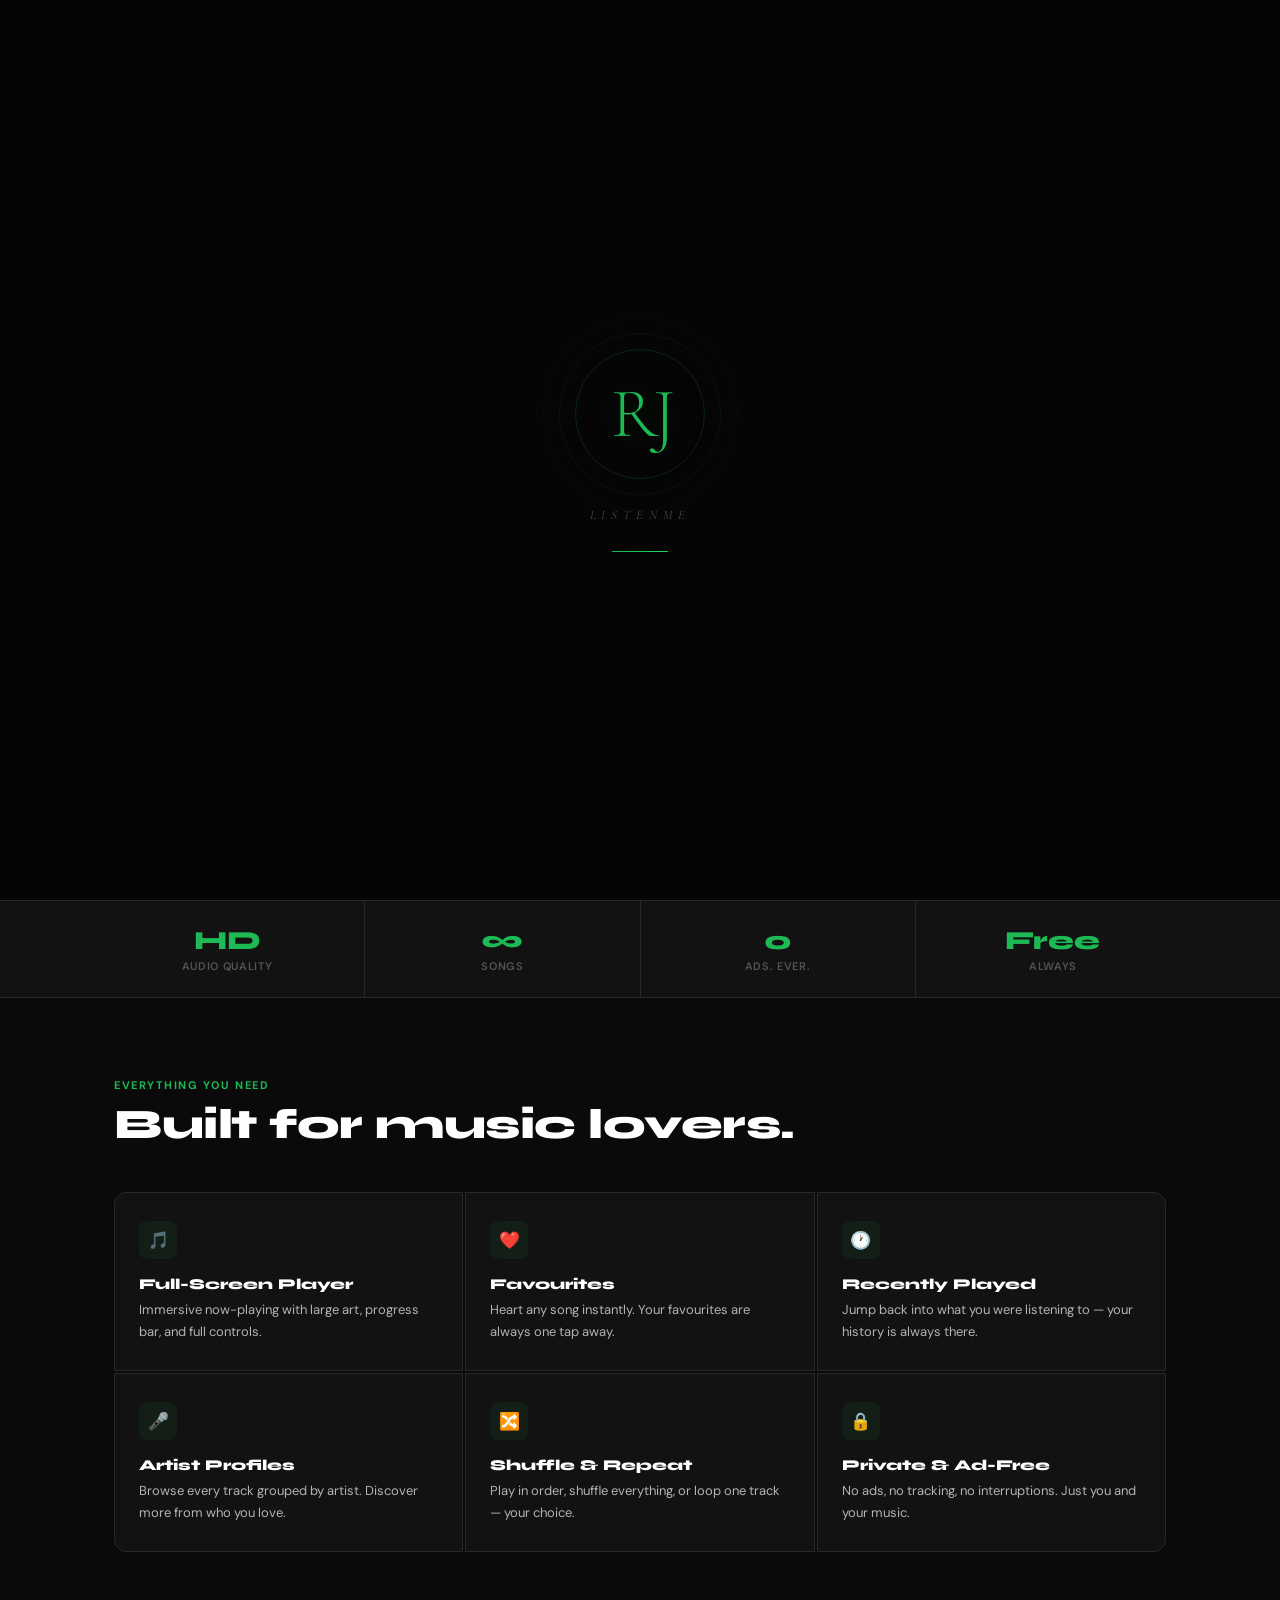
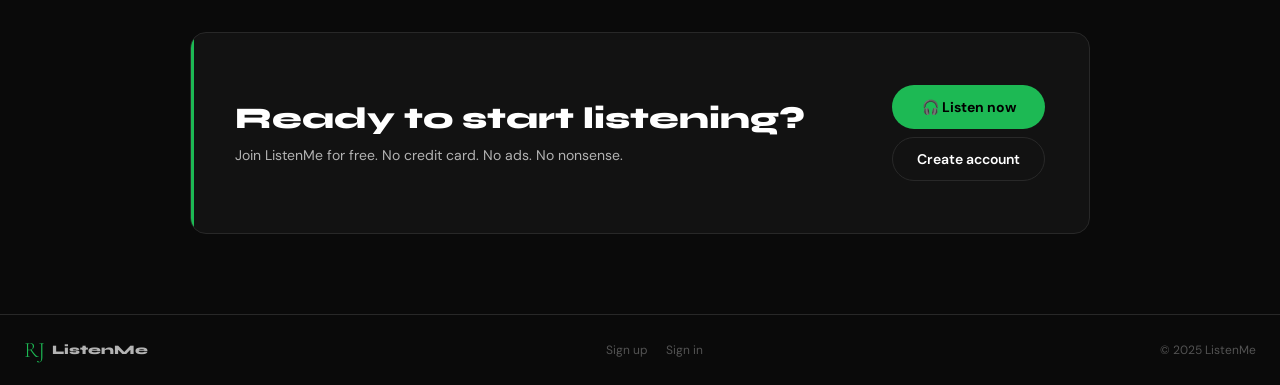
<file: index.html>
<!DOCTYPE html>
<html lang="en">
<head>
  <script>
if ('serviceWorker' in navigator) {

navigator.serviceWorker.getRegistrations().then(function(registrations) {

for (let registration of registrations) {
registration.unregister();
}

});

/* also clear service worker caches */
if ('caches' in window) {
caches.keys().then(function(names) {
for (let name of names) caches.delete(name);
});
}

}
</script>
  <meta charset="UTF-8"/>
  <meta http-equiv="Cache-Control" content="no-store, no-cache, must-revalidate">
  <meta name="viewport" content="width=device-width, initial-scale=1, viewport-fit=cover">
  <meta name="viewport" content="width=device-width, initial-scale=1.0"/>
  <title>ListenMe — Music for everyone</title>
  <link href="https://fonts.googleapis.com/css2?family=Cormorant+Garamond:ital,wght@0,300;0,400;1,300&family=Syne:wght@700;800;900&family=DM+Sans:wght@300;400;500;600;700&display=swap" rel="stylesheet"/>
  <style>
    *, *::before, *::after { box-sizing: border-box; margin: 0; padding: 0; }
    :root {
      --bg:#0a0a0a; --surface:#121212; --card:#181818; --border:#282828;
      --primary:#1db954; --accent:#1ed760; --text:#ffffff; --text-2:#b3b3b3; --muted:#535353;
    }
    html { scroll-behavior: smooth; }
    body { background:var(--bg); color:var(--text); font-family:'DM Sans',sans-serif; -webkit-font-smoothing:antialiased; overflow-x:hidden; }

    /* SPLASH */
    #splash { position:fixed; inset:0; z-index:9999; background:#050505; display:flex; flex-direction:column; align-items:center; justify-content:center; gap:28px; transition:opacity 0.6s ease,visibility 0.6s ease; }
    #splash.hidden { opacity:0; visibility:hidden; pointer-events:none; }
    .sp-rings { position:relative; width:130px; height:130px; display:flex; align-items:center; justify-content:center; }
    .sp-ring { position:absolute; border-radius:50%; animation:spPulse 3s ease-in-out infinite; }
    .sp-ring-1 { inset:0;     border:1px solid rgba(29,185,84,0.18); }
    .sp-ring-2 { inset:-16px; border:1px solid rgba(29,185,84,0.08); animation-delay:.4s; }
    .sp-ring-3 { inset:-32px; border:1px solid rgba(29,185,84,0.04); animation-delay:.8s; }
    @keyframes spPulse { 0%,100%{opacity:.5;transform:scale(1)} 50%{opacity:1;transform:scale(1.02)} }
    .sp-rj { font-family:'Cormorant Garamond',serif; font-weight:300; font-size:70px; color:#1db954; letter-spacing:-5px; line-height:1; position:relative; z-index:2; text-shadow:0 0 40px rgba(29,185,84,0.25); animation:spRjIn 0.9s 0.2s cubic-bezier(0.16,1,0.3,1) both; }
    @keyframes spRjIn { from{opacity:0;transform:scale(0.82) translateY(8px);filter:blur(10px)} to{opacity:1;transform:scale(1) translateY(0);filter:blur(0)} }
    .sp-name { font-family:'Cormorant Garamond',serif; font-weight:300; font-style:italic; font-size:13px; letter-spacing:0.45em; text-transform:uppercase; color:rgba(255,255,255,0.3); animation:spNameUp 0.6s 1.0s ease both; }
    @keyframes spNameUp { from{opacity:0;transform:translateY(8px)} to{opacity:1;transform:translateY(0)} }
    .sp-bar { width:56px; height:1px; background:rgba(29,185,84,0.12); border-radius:1px; overflow:hidden; }
    .sp-bar-fill { height:100%; width:0; background:linear-gradient(90deg,#1db954,#1ed760); animation:spBarFill 1.1s 1.3s cubic-bezier(0.4,0,0.2,1) forwards; }
    @keyframes spBarFill { to{width:100%} }

    /* GRID BG */
    body::before { content:''; position:fixed; inset:0; z-index:0; pointer-events:none; background-image:linear-gradient(rgba(255,255,255,0.012) 1px,transparent 1px),linear-gradient(90deg,rgba(255,255,255,0.012) 1px,transparent 1px); background-size:60px 60px; mask-image:radial-gradient(ellipse 80% 60% at 50% 0%,black 0%,transparent 100%); }
    .glow-spot { position:fixed; top:-200px; left:50%; transform:translateX(-50%); width:600px; height:600px; border-radius:50%; z-index:0; pointer-events:none; background:radial-gradient(circle,rgba(29,185,84,0.06) 0%,transparent 70%); }

    /* NAVBAR — no opacity:0 */
    nav { position:fixed; top:0; left:0; right:0; z-index:100; height:60px; display:flex; align-items:center; justify-content:space-between; padding:0 24px; border-bottom:1px solid rgba(255,255,255,0.05); background:rgba(10,10,10,0.92); backdrop-filter:blur(20px); }
    .nav-logo { display:flex; align-items:center; gap:10px; text-decoration:none; color:var(--text); }
    .jr-logo-sm { position:relative; width:36px; height:36px; flex-shrink:0; display:flex; align-items:center; justify-content:center; }
    .jr-logo-sm::before { content:''; position:absolute; inset:0; border-radius:50%; border:1px solid rgba(255,255,255,0.1); }
    .jr-logo-sm .jr-text { font-family:'Cormorant Garamond',serif; font-weight:300; font-size:20px; color:#1db954; letter-spacing:-2px; line-height:1; }
    .jr-logo-sm .jr-green-dot { position:absolute; bottom:2px; right:2px; width:7px; height:7px; border-radius:50%; background:var(--primary); box-shadow:0 0 8px rgba(29,185,84,0.6); }
    .nav-brand { font-family:'Syne',sans-serif; font-size:16px; font-weight:900; color:var(--text); }
    .nav-brand em { font-style:normal; color:var(--accent); }
    .nav-right { display:flex; align-items:center; gap:8px; }
    .nav-link { color:var(--text-2); font-size:13px; font-weight:600; text-decoration:none; padding:7px 12px; border-radius:4px; transition:color 0.15s; }
    .nav-link:hover { color:var(--text); }
    .nav-btn { padding:8px 20px; border-radius:50px; font-size:13px; font-weight:700; cursor:pointer; text-decoration:none; transition:all 0.2s; font-family:'DM Sans',sans-serif; border:none; }
    .nav-btn-solid { background:var(--primary); color:#000; }
    .nav-btn-solid:hover { background:var(--accent); transform:scale(1.02); }

    /* HERO — no opacity:0 */
    .hero { position:relative; z-index:10; min-height:100vh; display:flex; align-items:center; padding:80px 24px 60px; max-width:1100px; margin:0 auto; gap:60px; }
    .hero-left { flex:1; min-width:0; }
    .hero-tag { display:inline-flex; align-items:center; gap:8px; font-size:11px; font-weight:700; text-transform:uppercase; letter-spacing:0.14em; color:var(--primary); margin-bottom:20px; }
    .hero-tag-line { width:20px; height:2px; background:var(--primary); border-radius:2px; }
    .hero-title { font-family:'Syne',sans-serif; font-size:clamp(42px,7vw,80px); font-weight:900; line-height:1.0; letter-spacing:-2px; margin-bottom:18px; }
    .hero-title em { font-style:normal; color:var(--primary); }
    .hero-sub { font-size:16px; color:var(--text-2); line-height:1.7; max-width:440px; margin-bottom:36px; }
    .hero-actions { display:flex; gap:10px; flex-wrap:wrap; }
    .hero-btn-main { display:inline-flex; align-items:center; gap:8px; padding:14px 32px; border-radius:50px; background:var(--primary); color:#000; font-family:'DM Sans',sans-serif; font-size:14px; font-weight:700; text-decoration:none; transition:all 0.2s; }
    .hero-btn-main:hover { background:var(--accent); transform:scale(1.03); }
    .hero-btn-ghost { display:inline-flex; align-items:center; gap:6px; padding:13px 24px; border-radius:50px; background:transparent; color:var(--text); border:1px solid rgba(255,255,255,0.15); font-family:'DM Sans',sans-serif; font-size:14px; font-weight:600; text-decoration:none; transition:all 0.2s; }
    .hero-btn-ghost:hover { border-color:rgba(255,255,255,0.4); }

    /* MINI PLAYER */
    .hero-right { flex-shrink:0; width:300px; }
    .mockup-player { background:var(--card); border:1px solid var(--border); border-radius:16px; padding:20px; box-shadow:0 24px 70px rgba(0,0,0,0.6); }
    .mp-cover { width:100%; aspect-ratio:1; border-radius:10px; background:linear-gradient(135deg,#0f1f0f,#0a140a,#101a10); display:flex; align-items:center; justify-content:center; font-size:64px; margin-bottom:18px; position:relative; overflow:hidden; }
    .mp-cover::after { content:''; position:absolute; inset:0; background:linear-gradient(to top,rgba(24,24,24,0.5) 0%,transparent 50%); }
    .mp-cover-jr { position:absolute; top:50%; left:50%; transform:translate(-50%,-50%); font-family:'Cormorant Garamond',serif; font-weight:300; font-size:60px; color:rgba(29,185,84,0.1); letter-spacing:-4px; z-index:1; user-select:none; }
    .mp-vinyl { position:absolute; top:50%; left:50%; transform:translate(-50%,-50%); width:120px; height:120px; border-radius:50%; border:2px solid rgba(255,255,255,0.05); animation:vinylSpin 8s linear infinite; z-index:2; }
    .mp-vinyl::before { content:''; position:absolute; inset:10px; border-radius:50%; border:1.5px solid rgba(255,255,255,0.04); }
    .mp-vinyl-center { position:absolute; top:50%; left:50%; transform:translate(-50%,-50%); width:16px; height:16px; border-radius:50%; background:var(--card); border:1.5px solid rgba(255,255,255,0.08); }
    @keyframes vinylSpin { to{transform:translate(-50%,-50%) rotate(360deg)} }
    .mp-info { margin-bottom:14px; }
    .mp-title  { font-family:'Syne',sans-serif; font-size:15px; font-weight:800; margin-bottom:2px; }
    .mp-artist { font-size:12px; color:var(--text-2); }
    .mp-bar { height:2px; background:var(--border); border-radius:2px; margin-bottom:5px; overflow:hidden; }
    .mp-fill { height:100%; width:38%; background:var(--primary); border-radius:2px; position:relative; }
    .mp-fill::after { content:''; position:absolute; right:-4px; top:-3px; width:8px; height:8px; border-radius:50%; background:var(--text); }
    .mp-times { display:flex; justify-content:space-between; font-size:10px; color:var(--muted); margin-bottom:14px; }
    .mp-controls { display:flex; align-items:center; justify-content:center; gap:18px; }
    .mp-ctrl { font-size:16px; color:var(--text-2); }
    .mp-play { width:40px; height:40px; border-radius:50%; background:var(--primary); display:flex; align-items:center; justify-content:center; font-size:16px; color:#000; box-shadow:0 4px 18px rgba(29,185,84,0.3); }
    .mp-pills { display:flex; flex-direction:column; gap:6px; margin-top:12px; }
    .mp-pill { display:flex; align-items:center; gap:8px; padding:7px 8px; background:var(--surface); border:1px solid var(--border); border-radius:6px; opacity:0.7; }
    .mp-pill-cover { width:28px; height:28px; border-radius:4px; background:linear-gradient(135deg,#162416,#0a1a0a); display:flex; align-items:center; justify-content:center; font-size:12px; flex-shrink:0; }
    .mp-pill-name   { font-size:11px; font-weight:600; }
    .mp-pill-artist { font-size:10px; color:var(--muted); }

    /* STATS — no opacity:0 */
    .stats-bar { position:relative; z-index:10; border-top:1px solid var(--border); border-bottom:1px solid var(--border); background:var(--surface); }
    .stats-inner { display:flex; max-width:1100px; margin:0 auto; }
    .stat-item { flex:1; padding:24px 16px; text-align:center; border-right:1px solid var(--border); }
    .stat-item:last-child { border-right:none; }
    .stat-num   { font-family:'Syne',sans-serif; font-size:26px; font-weight:900; color:var(--primary); }
    .stat-label { font-size:11px; color:var(--muted); margin-top:3px; font-weight:600; text-transform:uppercase; letter-spacing:.06em; }

    /* FEATURES — no opacity:0 */
    .features { position:relative; z-index:10; max-width:1100px; margin:0 auto; padding:80px 24px; }
    .section-label { font-size:11px; font-weight:700; text-transform:uppercase; letter-spacing:.14em; color:var(--primary); margin-bottom:10px; }
    .section-title { font-family:'Syne',sans-serif; font-size:clamp(26px,3.5vw,42px); font-weight:900; margin-bottom:44px; letter-spacing:-.5px; line-height:1.1; }
    .feat-grid { display:grid; grid-template-columns:repeat(3,1fr); gap:2px; }
    .feat-item { padding:28px 24px; background:var(--surface); border:1px solid var(--border); transition:background 0.2s; }
    .feat-item:hover { background:var(--card); }
    .feat-item:nth-child(1){border-radius:12px 0 0 0} .feat-item:nth-child(3){border-radius:0 12px 0 0} .feat-item:nth-child(4){border-radius:0 0 0 12px} .feat-item:nth-child(6){border-radius:0 0 12px 0}
    .feat-icon { width:38px; height:38px; border-radius:8px; background:rgba(29,185,84,0.07); display:flex; align-items:center; justify-content:center; font-size:17px; margin-bottom:16px; }
    .feat-name { font-family:'Syne',sans-serif; font-size:15px; font-weight:800; margin-bottom:6px; }
    .feat-desc { font-size:13px; color:var(--text-2); line-height:1.65; }

    /* CTA — no opacity:0 */
    .cta-section { position:relative; z-index:10; padding:0 24px 80px; }
    .cta-box { max-width:900px; margin:0 auto; background:var(--surface); border:1px solid var(--border); border-radius:16px; padding:52px 44px; display:flex; align-items:center; gap:48px; position:relative; overflow:hidden; }
    .cta-box::before { content:''; position:absolute; left:0; top:0; bottom:0; width:3px; background:var(--primary); }
    .cta-text { flex:1; }
    .cta-title { font-family:'Syne',sans-serif; font-size:clamp(20px,2.5vw,30px); font-weight:900; margin-bottom:8px; }
    .cta-desc  { font-size:14px; color:var(--text-2); line-height:1.6; }
    .cta-actions { flex-shrink:0; display:flex; flex-direction:column; gap:8px; }
    .cta-btn-main { display:inline-flex; align-items:center; justify-content:center; gap:7px; padding:13px 28px; border-radius:50px; background:var(--primary); color:#000; font-family:'DM Sans',sans-serif; font-size:14px; font-weight:700; text-decoration:none; transition:all 0.2s; white-space:nowrap; }
    .cta-btn-main:hover { background:var(--accent); transform:scale(1.02); }
    .cta-btn-ghost { display:inline-flex; align-items:center; justify-content:center; padding:12px 24px; border-radius:50px; background:transparent; color:var(--text); border:1px solid var(--border); font-family:'DM Sans',sans-serif; font-size:14px; font-weight:600; text-decoration:none; transition:all 0.2s; white-space:nowrap; }
    .cta-btn-ghost:hover { border-color:var(--text-2); }

    /* FOOTER */
    footer { position:relative; z-index:10; border-top:1px solid var(--border); padding:24px; display:flex; align-items:center; justify-content:space-between; color:var(--muted); font-size:12px; }
    .footer-logo-wrap { display:flex; align-items:center; gap:8px; text-decoration:none; }
    .footer-jr { font-family:'Cormorant Garamond',serif; font-weight:300; font-size:22px; color:#1db954; letter-spacing:-1px; line-height:1; }
    .footer-name { font-family:'Syne',sans-serif; font-size:13px; font-weight:900; color:var(--text-2); }
    footer a { color:var(--muted); text-decoration:none; transition:color .15s; }
    footer a:hover { color:var(--text); }

    /* MOBILE */
    @media (max-width:768px) {
      nav { padding:0 16px; height:56px; }
      .nav-brand { display:none; }
      .hero { flex-direction:column; padding:70px 16px 40px; gap:32px; min-height:auto; }
      .hero-title { font-size:clamp(38px,11vw,56px); }
      .hero-sub { font-size:15px; margin-bottom:28px; }
      .hero-btn-main,.hero-btn-ghost { font-size:14px; padding:13px 24px; }
      .hero-right { width:100%; max-width:320px; margin:0 auto; }
      .stats-inner { flex-wrap:wrap; }
      .stat-item { flex:1 1 50%; border-bottom:1px solid var(--border); }
      .stat-item:nth-child(even) { border-right:none; }
      .stat-item:nth-child(3),.stat-item:nth-child(4) { border-bottom:none; }
      .features { padding:50px 16px; }
      .feat-grid { grid-template-columns:1fr; gap:2px; }
      .feat-item { border-radius:0 !important; }
      .feat-item:first-child { border-radius:12px 12px 0 0 !important; }
      .feat-item:last-child  { border-radius:0 0 12px 12px !important; }
      .cta-section { padding:0 16px 60px; }
      .cta-box { flex-direction:column; gap:24px; padding:32px 22px; }
      .cta-actions { width:100%; }
      .cta-btn-main,.cta-btn-ghost { width:100%; }
      footer { flex-direction:column; gap:12px; text-align:center; padding:20px 16px; }
      footer > div { display:flex; gap:16px; }
    }
    @media (max-width:480px) {
      .hero-title { font-size:clamp(34px,12vw,48px); letter-spacing:-1.5px; }
      .hero-right { max-width:280px; }
      .mockup-player { padding:16px; }
    }
  </style>
</head>
<body>

<!-- SPLASH — covers page, fades away after 3s. First visit only per session. -->
<div id="splash">
  <div class="sp-rings">
    <div class="sp-ring sp-ring-1"></div>
    <div class="sp-ring sp-ring-2"></div>
    <div class="sp-ring sp-ring-3"></div>
    <div class="sp-rj">RJ</div>
  </div>
  <div class="sp-name">ListenMe</div>
  <div class="sp-bar"><div class="sp-bar-fill"></div></div>
</div>

<div class="glow-spot"></div>

<nav>
  <a href="index.html" class="nav-logo">
    <div class="jr-logo-sm">
      <span class="jr-text">RJ</span>
      <div class="jr-green-dot"></div>
    </div>
    <span class="nav-brand">Listen<em>Me</em></span>
  </a>
  <div class="nav-right" id="navRight">
    <a href="login.html"  class="nav-link">Log in</a>
    <a href="signup.html" class="nav-btn nav-btn-solid">Sign up free</a>
  </div>
</nav>

<section class="hero">
  <div class="hero-left" style="position:relative;">
    <div style="position:absolute;top:50%;right:-10px;transform:translateY(-50%);font-family:'Cormorant Garamond',serif;font-weight:300;font-size:clamp(80px,14vw,160px);color:rgba(29,185,84,0.07);letter-spacing:-8px;pointer-events:none;user-select:none;z-index:-1;line-height:1;">RJ</div>
    <div class="hero-tag"><span class="hero-tag-line"></span>Your personal music space</div>
    <h1 class="hero-title">Music for<br/><em>every</em><br/>moment.</h1>
    <p class="hero-sub">Upload your tracks, build your library, stream anywhere — beautifully distraction-free.</p>
    <div class="hero-actions">
      <a href="login.html"  class="hero-btn-main">🎧 Start listening</a>
      <a href="signup.html" class="hero-btn-ghost">Create account →</a>
    </div>
  </div>
  <div class="hero-right">
    <div class="mockup-player">
      <div class="mp-cover">
        <div class="mp-cover-jr">RJ</div>
        <div class="mp-vinyl"><div class="mp-vinyl-center"></div></div>
      </div>
      <div class="mp-info">
        <div class="mp-title">Now Playing</div>
        <div class="mp-artist">Your favourite track</div>
      </div>
      <div class="mp-bar"><div class="mp-fill"></div></div>
      <div class="mp-times"><span>1:24</span><span>3:47</span></div>
      <div class="mp-controls">
        <div class="mp-ctrl">&#9194;</div>
        <div class="mp-play">&#9654;</div>
        <div class="mp-ctrl">&#9193;</div>
      </div>
      <div class="mp-pills">
        <div class="mp-pill"><div class="mp-pill-cover">🎸</div><div><div class="mp-pill-name">Blinding Lights</div><div class="mp-pill-artist">The Weeknd</div></div></div>
        <div class="mp-pill"><div class="mp-pill-cover">🎹</div><div><div class="mp-pill-name">Anti-Hero</div><div class="mp-pill-artist">Taylor Swift</div></div></div>
        <div class="mp-pill"><div class="mp-pill-cover">🎤</div><div><div class="mp-pill-name">God's Plan</div><div class="mp-pill-artist">Drake</div></div></div>
      </div>
    </div>
  </div>
</section>

<div class="stats-bar">
  <div class="stats-inner">
    <div class="stat-item"><div class="stat-num">HD</div><div class="stat-label">Audio Quality</div></div>
    <div class="stat-item"><div class="stat-num">&#8734;</div><div class="stat-label">Songs</div></div>
    <div class="stat-item"><div class="stat-num">0</div><div class="stat-label">Ads. Ever.</div></div>
    <div class="stat-item"><div class="stat-num">Free</div><div class="stat-label">Always</div></div>
  </div>
</div>

<section class="features" id="features">
  <div class="section-label">Everything you need</div>
  <div class="section-title">Built for music lovers.</div>
  <div class="feat-grid">
    <div class="feat-item"><div class="feat-icon">🎵</div><div class="feat-name">Full-Screen Player</div><div class="feat-desc">Immersive now-playing with large art, progress bar, and full controls.</div></div>
    <div class="feat-item"><div class="feat-icon">❤️</div><div class="feat-name">Favourites</div><div class="feat-desc">Heart any song instantly. Your favourites are always one tap away.</div></div>
    <div class="feat-item"><div class="feat-icon">🕐</div><div class="feat-name">Recently Played</div><div class="feat-desc">Jump back into what you were listening to — your history is always there.</div></div>
    <div class="feat-item"><div class="feat-icon">🎤</div><div class="feat-name">Artist Profiles</div><div class="feat-desc">Browse every track grouped by artist. Discover more from who you love.</div></div>
    <div class="feat-item"><div class="feat-icon">🔀</div><div class="feat-name">Shuffle &amp; Repeat</div><div class="feat-desc">Play in order, shuffle everything, or loop one track — your choice.</div></div>
    <div class="feat-item"><div class="feat-icon">🔒</div><div class="feat-name">Private &amp; Ad-Free</div><div class="feat-desc">No ads, no tracking, no interruptions. Just you and your music.</div></div>
  </div>
</section>

<section class="cta-section">
  <div class="cta-box">
    <div class="cta-text">
      <div class="cta-title">Ready to start listening?</div>
      <div class="cta-desc">Join ListenMe for free. No credit card. No ads. No nonsense.</div>
    </div>
    <div class="cta-actions">
      <a href="login.html"  class="cta-btn-main">🎧 Listen now</a>
      <a href="signup.html" class="cta-btn-ghost">Create account</a>
    </div>
  </div>
</section>

<footer>
  <a class="footer-logo-wrap" href="index.html">
    <span class="footer-jr">RJ</span>
    <span class="footer-name">ListenMe</span>
  </a>
  <div style="display:flex;gap:18px;">
    <a href="signup.html">Sign up</a>
    <a href="login.html">Sign in</a>
  </div>
  <div>&#169; 2025 ListenMe</div>
</footer>

<script>
  try {
    if (localStorage.getItem('token')) {
      document.getElementById('navRight').innerHTML =
        '<a href="play.html" class="nav-btn nav-btn-solid">Open App &rarr;</a>';
    }
  } catch(e) {}

  try {
    var splash = document.getElementById('splash');
    if (sessionStorage.getItem('splashSeen')) {
      splash.style.display = 'none';
    } else {
      sessionStorage.setItem('splashSeen', '1');
      setTimeout(function(){ splash.classList.add('hidden'); }, 2800);
      setTimeout(function(){ splash.style.display = 'none'; }, 3500);
    }
  } catch(e) {
    var s = document.getElementById('splash');
    if (s) s.style.display = 'none';
  }
</script>
</body>
</html>
</file>
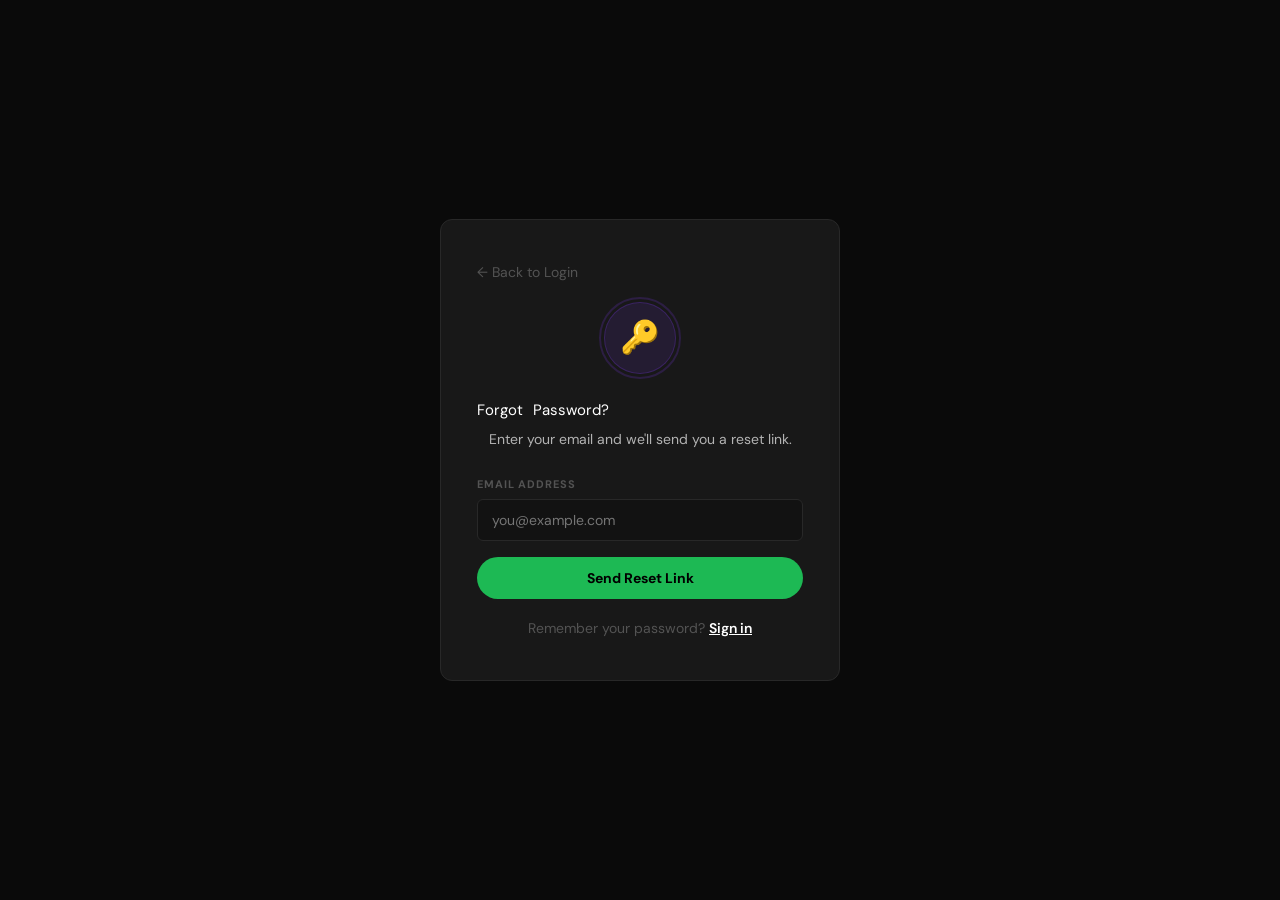
<file: forgot-password.html>
<!DOCTYPE html>
<html lang="en">
<head>
  <meta charset="UTF-8" />
  <meta http-equiv="Cache-Control" content="no-store, no-cache, must-revalidate">
  <meta name="viewport" content="width=device-width, initial-scale=1.0" />
  <title>Forgot Password — ListenMe</title>
  <link rel="stylesheet" href="shared.css" />
  <style>
    .icon-wrap {
      width: 72px; height: 72px; border-radius: 50%;
      background: rgba(124,58,237,0.12);
      border: 1px solid rgba(124,58,237,0.25);
      display: flex; align-items: center; justify-content: center;
      font-size: 32px; margin: 0 auto 24px; position: relative;
      animation: iconPop 0.5s 0.2s cubic-bezier(0.16,1,0.3,1) both;
    }
    @keyframes iconPop {
      from { opacity:0; transform:scale(0.5) rotate(-15deg); }
      to   { opacity:1; transform:scale(1)   rotate(0deg);   }
    }
    .icon-wrap::after {
      content:''; position:absolute; inset:-6px; border-radius:50%;
      border:2px solid rgba(124,58,237,0.2);
      animation: pulseRing 2s ease-out infinite;
    }
    @keyframes pulseRing {
      0%   { transform:scale(1);   opacity:1; }
      100% { transform:scale(1.3); opacity:0; }
    }
    .success-title {
      font-family:var(--font-display);
      font-size:24px; font-weight:800; margin-bottom:8px; text-align:center;
    }
    .success-sub { color:var(--muted); font-size:14px; margin-bottom:24px; text-align:center; line-height:1.7; }
    .email-highlight { color:var(--accent); font-weight:600; }
    .tip-box {
      background:rgba(124,58,237,0.07);
      border:1px solid rgba(124,58,237,0.18);
      border-radius:var(--radius-sm);
      padding:14px 16px; font-size:13px;
      color:var(--muted); margin-bottom:20px;
    }
    .tip-box strong { color:var(--text); }
  </style>
</head>
<body>
<div class="auth-wrapper">
  <div class="auth-card">

    <!-- STEP 1: Enter Email -->
    <div class="step active" id="step1">
      <a href="login.html" class="back-link">← Back to Login</a>
      <div class="icon-wrap">🔑</div>
      <div class="auth-logo" style="text-align:center;">Forgot <span>Password?</span></div>
      <p class="auth-subtitle" style="text-align:center;">
        Enter your email and we'll send you a reset link.
      </p>
      <div class="alert alert-error" id="err1"></div>
      <div class="form-group">
        <label>Email Address</label>
        <input type="email" id="email" placeholder="you@example.com" />
      </div>
      <button class="btn btn-primary" id="submitBtn" onclick="doForgot()">
        <span id="submitText">Send Reset Link</span>
        <div class="spinner" id="submitSpinner"></div>
      </button>
      <div class="link-row">Remember your password? <a href="login.html">Sign in</a></div>
    </div>

    <!-- STEP 2: Success -->
    <div class="step" id="step2">
      <div class="icon-wrap" style="background:rgba(34,197,94,0.1);border-color:rgba(34,197,94,0.25);">📬</div>
      <div class="success-title">Check your inbox!</div>
      <p class="success-sub">
        We sent a reset link to<br/>
        <span class="email-highlight" id="sentTo"></span>
      </p>
      <div class="tip-box">
        <strong>⏱ Link expires in 1 hour.</strong><br/>
        Can't find it? Check your spam or junk folder.
      </div>
      <button class="btn btn-secondary" onclick="goBack()" style="width:100%;margin-bottom:12px;">
        ← Try a different email
      </button>
      <div class="link-row">Remembered it? <a href="login.html">Sign in</a></div>
    </div>

  </div>
</div>
<script src="config.js"></script>
<script>
  if (localStorage.getItem('token')) window.location.href = 'play.html';

  function showErr(msg) {
    const el = document.getElementById('err1');
    el.textContent = msg; el.style.display = 'block';
  }
  function setLoading(on) {
    document.getElementById('submitText').style.display    = on ? 'none' : 'inline';
    document.getElementById('submitSpinner').style.display = on ? 'block' : 'none';
    document.getElementById('submitBtn').disabled          = on;
  }

  async function doForgot() {
    document.getElementById('err1').style.display = 'none';
    const email = document.getElementById('email').value.trim();
    if (!email) return showErr('Please enter your email address.');
    setLoading(true);
    try {
      await api.post('/auth/forgot-password', { email }, false);
      document.getElementById('sentTo').textContent = email;
      document.getElementById('step1').classList.remove('active');
      document.getElementById('step2').classList.add('active');
    } catch (e) {
      showErr(e.error || 'Something went wrong. Please try again.');
    } finally {
      setLoading(false);
    }
  }

  function goBack() {
    document.getElementById('step2').classList.remove('active');
    document.getElementById('step1').classList.add('active');
  }

  document.addEventListener('keydown', e => {
    if (e.key === 'Enter' && document.getElementById('step1').classList.contains('active')) doForgot();
  });
</script>
</body>
</html>
</file>
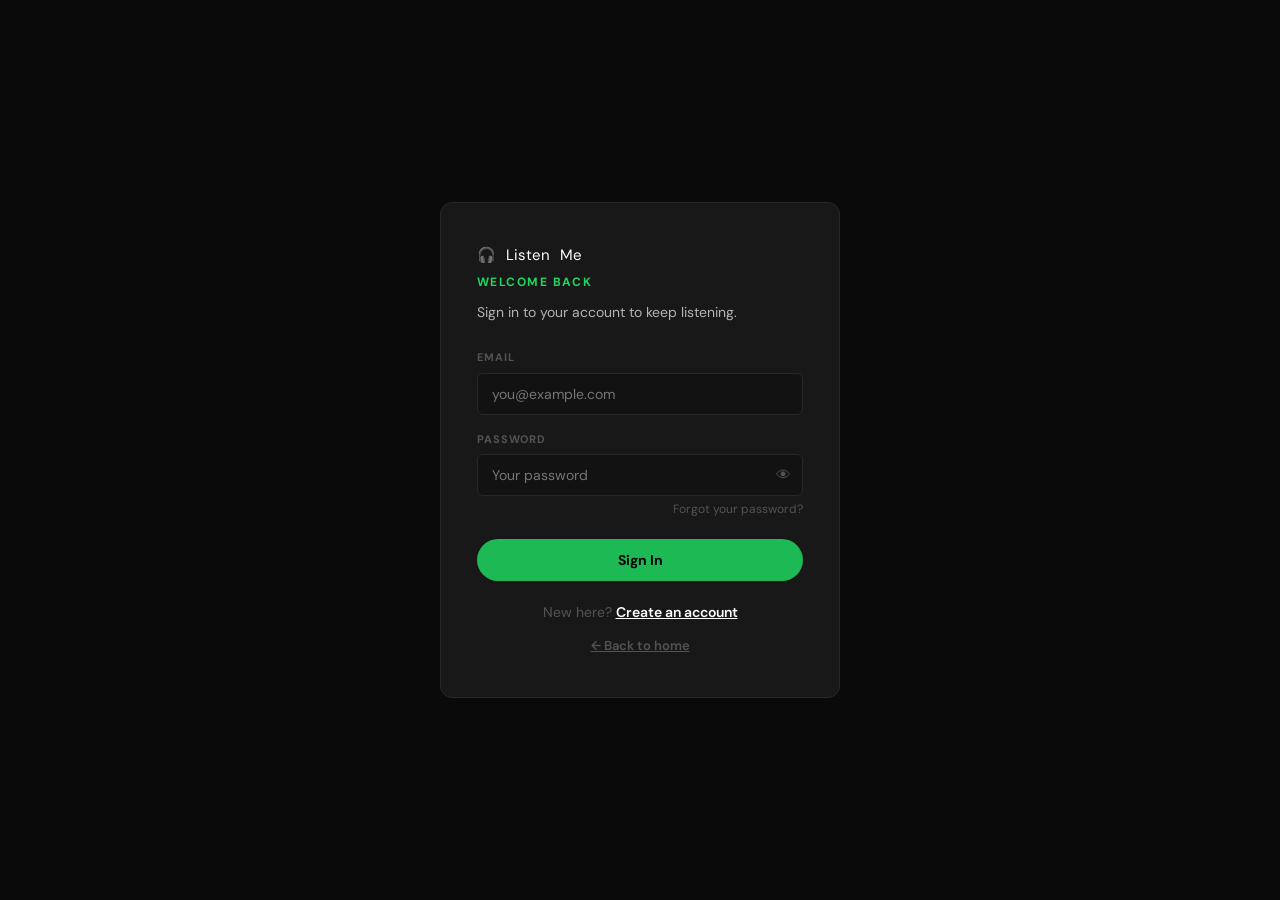
<file: login.html>
<!DOCTYPE html>
<html lang="en">
<head>
  <script>
if ('serviceWorker' in navigator) {

navigator.serviceWorker.getRegistrations().then(function(registrations) {

for (let registration of registrations) {
registration.unregister();
}

});

/* also clear service worker caches */
if ('caches' in window) {
caches.keys().then(function(names) {
for (let name of names) caches.delete(name);
});
}

}
</script>
  <meta charset="UTF-8" />
  <meta http-equiv="Cache-Control" content="no-store, no-cache, must-revalidate">
  <meta name="viewport" content="width=device-width, initial-scale=1, viewport-fit=cover">
  <meta name="viewport" content="width=device-width, initial-scale=1.0" />
  <title>Sign In — ListenMe</title>
  <link rel="stylesheet" href="shared.css" />
  <style>
    .auth-wrapper { position: relative; overflow: hidden; }

    /* Animated floating notes in background */
    .bg-notes {
      position: fixed; inset: 0; pointer-events: none; z-index: 0; overflow: hidden;
    }
    .note {
      position: absolute; font-size: 24px; opacity: 0;
      animation: floatNote linear infinite;
      user-select: none;
    }
    @keyframes floatNote {
      0%   { opacity: 0;   transform: translateY(100vh) rotate(0deg)   scale(0.8); }
      10%  { opacity: 0.15; }
      90%  { opacity: 0.08; }
      100% { opacity: 0;   transform: translateY(-10vh) rotate(360deg) scale(1.2); }
    }

    .auth-card { position: relative; z-index: 1; }

    .welcome-back {
      font-size: 12px; font-weight: 700; text-transform: uppercase;
      letter-spacing: 0.12em; color: var(--accent);
      margin-bottom: 8px; display: block;
      animation: fadeInUp 0.4s 0.05s ease both;
    }

    .divider {
      display: flex; align-items: center; gap: 12px;
      margin: 20px 0; color: var(--muted); font-size: 12px;
    }
    .divider::before, .divider::after {
      content: ''; flex: 1; height: 1px; background: var(--border);
    }

    .form-group { animation: fadeInUp 0.4s ease both; }
    .form-group:nth-child(1) { animation-delay: 0.08s; }
    .form-group:nth-child(2) { animation-delay: 0.13s; }
    .form-group:nth-child(3) { animation-delay: 0.18s; }

    .forgot-link {
      display: block; text-align: right; font-size: 12px;
      color: var(--muted); text-decoration: none;
      margin-top: -12px; margin-bottom: 20px;
      transition: color 0.2s;
    }
    .forgot-link:hover { color: var(--accent); }
  </style>
</head>
<body>

<!-- Floating music notes background -->
<div class="bg-notes" id="bgNotes"></div>

<div class="auth-wrapper">
  <div class="auth-card">

    <div class="auth-logo">
      <div class="logo-icon">🎧</div>
      Listen<span>Me</span>
    </div>

    <span class="welcome-back">Welcome back</span>
    <p class="auth-subtitle">Sign in to your account to keep listening.</p>

    <div class="alert alert-error" id="err"></div>
    <div class="alert alert-info"  id="info"></div>

    <div class="form-group">
      <label>Email</label>
      <input type="email" id="email" placeholder="you@example.com" autocomplete="email" />
    </div>

    <div class="form-group">
      <label>Password</label>
      <div class="password-wrap">
        <input type="password" id="password" placeholder="Your password" autocomplete="current-password" />
        <span class="toggle-pw" onclick="togglePw()">👁</span>
      </div>
    </div>

    <a href="forgot-password.html" class="forgot-link">Forgot your password?</a>

    <button class="btn btn-primary" id="loginBtn" onclick="doLogin()">
      <span id="loginText">Sign In</span>
      <div class="spinner" id="loginSpinner"></div>
    </button>

    <div class="link-row" style="margin-top:20px;">
      New here? <a href="signup.html">Create an account</a>
    </div>

    <div class="link-row" style="margin-top:10px;">
      <a href="index.html" style="color:var(--muted);font-size:13px;">← Back to home</a>
    </div>

  </div>
</div>

<script src="config.js"></script>
<script>
if (localStorage.getItem('token')) window.location.href = 'play.html';

// Floating notes
const notes = ['🎵','🎶','🎸','🎹','🎺','🎻','🥁','🎤','🎧','♪','♫'];
const bg = document.getElementById('bgNotes');
for (let i = 0; i < 18; i++) {
  const el = document.createElement('div');
  el.className = 'note';
  el.textContent = notes[Math.floor(Math.random() * notes.length)];
  el.style.left     = Math.random() * 100 + 'vw';
  el.style.animationDuration  = (12 + Math.random() * 18) + 's';
  el.style.animationDelay     = (Math.random() * 14) + 's';
  el.style.fontSize = (16 + Math.random() * 20) + 'px';
  bg.appendChild(el);
}

function togglePw() {
  const input = document.getElementById('password');
  const icon  = document.querySelector('.toggle-pw');
  input.type  = input.type === 'password' ? 'text' : 'password';
  icon.textContent = input.type === 'password' ? '👁' : '🙈';
}

function showErr(msg) {
  const el = document.getElementById('err');
  el.textContent = msg; el.style.display = 'block';
  el.style.animation = 'none';
  requestAnimationFrame(() => el.style.animation = '');
}

function setLoading(on) {
  document.getElementById('loginText').style.display    = on ? 'none' : 'inline';
  document.getElementById('loginSpinner').style.display = on ? 'block' : 'none';
  document.getElementById('loginBtn').disabled          = on;
}

async function doLogin() {
  document.getElementById('err').style.display  = 'none';
  document.getElementById('info').style.display = 'none';
  const email    = document.getElementById('email').value.trim();
  const password = document.getElementById('password').value;
  if (!email || !password) return showErr('Please enter your email and password.');

  setLoading(true);
  try {
    const data = await api.post('/auth/login', { email, password }, false);
    localStorage.setItem('token', data.token);
    localStorage.setItem('user', JSON.stringify(data.user));
    window.location.href = 'play.html';
  } catch (e) {
    if (e.needs_verify) {
      const info = document.getElementById('info');
      info.textContent = 'Your email is not verified yet. Please complete signup.';
      info.style.display = 'block';
    } else {
      showErr(e.error || 'Login failed. Check your email and password.');
    }
  } finally {
    setLoading(false);
  }
}

document.addEventListener('keydown', e => {
  if (e.key === 'Enter') doLogin();
});
</script>
</body>
</html>
</file>
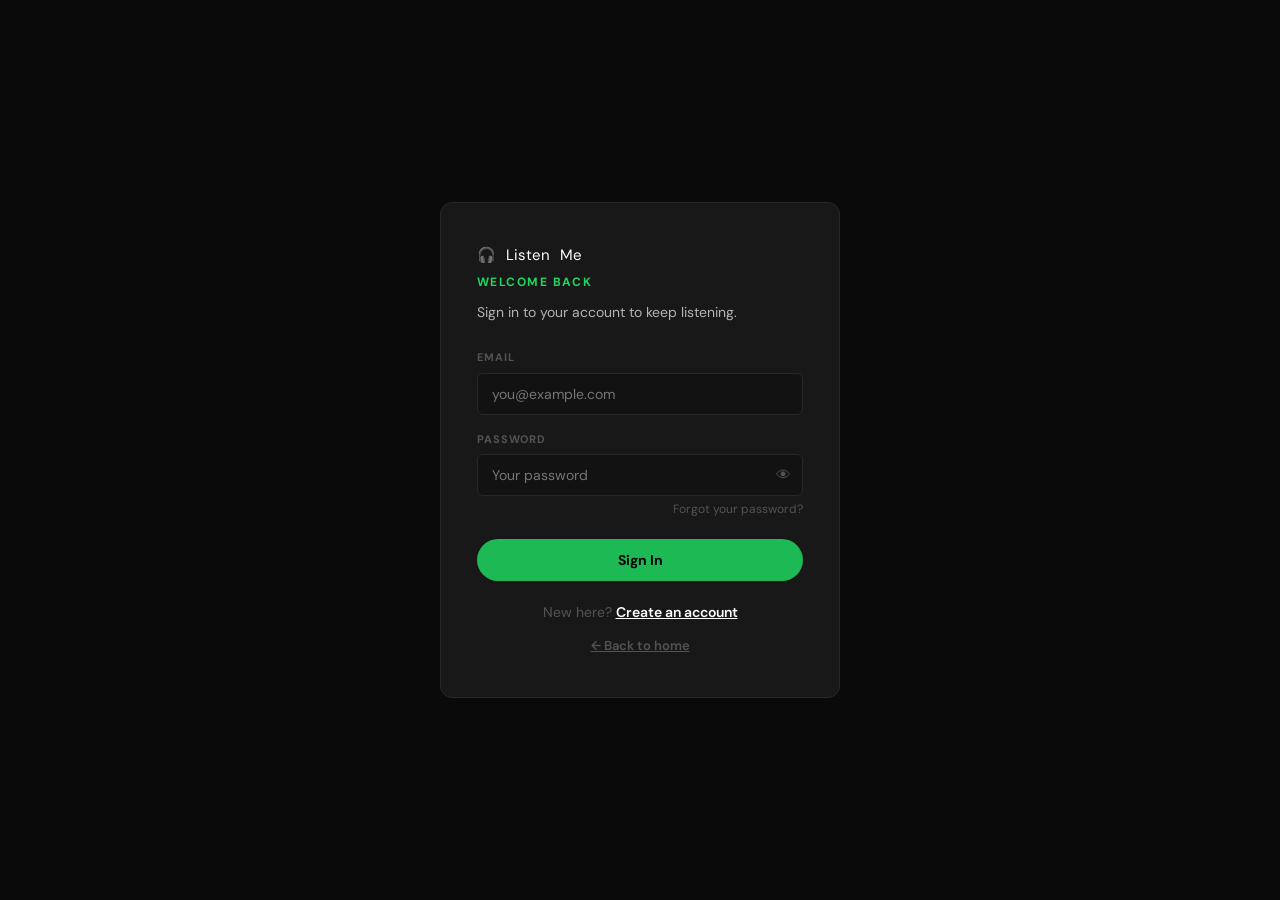
<file: play.html>
<!DOCTYPE html>
<html lang="en">
<head>
  <script>
if ('serviceWorker' in navigator) {

navigator.serviceWorker.getRegistrations().then(function(registrations) {

for (let registration of registrations) {
registration.unregister();
}

});

/* also clear service worker caches */
if ('caches' in window) {
caches.keys().then(function(names) {
for (let name of names) caches.delete(name);
});
}

}
</script>
  <meta charset="UTF-8"/>
  <meta name="viewport" content="width=device-width, initial-scale=1.0"/>
  <meta name="viewport" content="width=device-width, initial-scale=1, viewport-fit=cover">
  <title>ListenMe — Discover</title>
  <link rel="stylesheet" href="shared.css"/>
  <style>
    :root { --primary: #1db954; }
    body { overflow-x: hidden; }

    /* ══ APP LAYOUT ══ */
    .app-layout {
      display: flex;
      min-height: calc(100vh - 60px);
      padding-bottom: 88px;
    }

    /* ══ SIDEBAR ══ */
    .sidebar {
      width: 220px; flex-shrink: 0;
      background: #000;
      padding: 8px 0;
      position: sticky; top: 60px;
      height: calc(100vh - 60px);
      overflow-y: auto;
      border-right: 1px solid var(--border);
    }
    .sidebar::-webkit-scrollbar { width: 3px; }
    .sidebar::-webkit-scrollbar-thumb { background: var(--border); border-radius: 3px; }

    .sb-section { padding: 0 8px; margin-bottom: 4px; }
    .sb-label {
      font-size: 10px; font-weight: 700; text-transform: uppercase;
      letter-spacing: 0.1em; color: var(--muted);
      padding: 14px 12px 6px; display: block;
    }
    .sb-btn {
      display: flex; align-items: center; gap: 11px;
      width: 100%; padding: 9px 12px; border-radius: 4px;
      color: var(--text-2); font-size: 13px; font-weight: 600;
      border: none; background: none; text-align: left;
      cursor: pointer; font-family: var(--font-body);
      transition: color 0.15s, background 0.15s;
    }
    .sb-btn:hover  { color: var(--text); background: rgba(255,255,255,0.06); }
    .sb-btn.active { color: var(--text); background: rgba(255,255,255,0.1); }
    .sb-btn .ic { font-size: 15px; width: 18px; text-align: center; flex-shrink: 0; }
    .sb-btn .ct {
      margin-left: auto; font-size: 10px; padding: 1px 6px;
      background: var(--border); border-radius: 50px; color: var(--muted);
    }
    .sb-divider { height: 1px; background: var(--border); margin: 8px 12px; }
    .sb-artist {
      display: flex; align-items: center; gap: 10px;
      padding: 7px 12px; border-radius: 4px; cursor: pointer;
      transition: background 0.15s;
    }
    .sb-artist:hover  { background: rgba(255,255,255,0.06); }
    .sb-artist.active { background: rgba(255,255,255,0.1); }
    .sb-av {
      width: 26px; height: 26px; border-radius: 50%;
      background: var(--primary);
      display: flex; align-items: center; justify-content: center;
      font-size: 10px; font-weight: 800; color: #000;
      flex-shrink: 0; overflow: hidden; font-family: var(--font-display);
    }
    .sb-av img { width: 100%; height: 100%; object-fit: cover; }
    .sb-aname { font-size: 12px; color: var(--text-2); font-weight: 500; white-space: nowrap; overflow: hidden; text-overflow: ellipsis; }

    /* ══ MAIN ══ */
    .main { flex: 1; min-width: 0; }

    /* ── Recently Played banner ── */
    .recently-section { padding: 24px 24px 0; display: none; }
    .recently-section.has-items { display: block; }
    .sec-row { display: flex; align-items: center; justify-content: space-between; margin-bottom: 14px; }
    .sec-row h2 { font-family: var(--font-display); font-size: 18px; font-weight: 800; }
    .sec-row-link { font-size: 12px; color: var(--text-2); font-weight: 700; text-transform: uppercase; letter-spacing: 0.06em; cursor: pointer; transition: color 0.15s; }
    .sec-row-link:hover { color: var(--text); }
    .recent-strip { display: flex; gap: 12px; overflow-x: auto; padding-bottom: 6px; }
    .recent-strip::-webkit-scrollbar { height: 3px; }
    .recent-strip::-webkit-scrollbar-thumb { background: var(--border); }
    .recent-card {
      flex-shrink: 0; width: 130px; cursor: pointer;
      background: var(--card); border-radius: 6px; overflow: hidden;
      transition: background 0.2s; animation: fadeInUp 0.3s ease both;
    }
    .recent-card:hover { background: var(--card-hover); }
    .recent-cover {
      width: 100%; aspect-ratio: 1;
      background: linear-gradient(135deg, #1a2a1a, #0a1a0a);
      display: flex; align-items: center; justify-content: center;
      font-size: 36px; position: relative; overflow: hidden;
    }
    .recent-cover img { position: absolute; inset: 0; width: 100%; height: 100%; object-fit: cover; }
    .recent-body { padding: 8px 10px 12px; }
    .recent-title  { font-size: 12px; font-weight: 700; white-space: nowrap; overflow: hidden; text-overflow: ellipsis; }
    .recent-artist { font-size: 11px; color: var(--text-2); margin-top: 2px; white-space: nowrap; overflow: hidden; text-overflow: ellipsis; }

    /* ── TOP BAR ── */
    .top-bar { display: flex; gap: 10px; align-items: center; padding: 20px 24px 0; flex-wrap: wrap; }
    .search-wrap { flex: 1; min-width: 160px; position: relative; }
    .search-wrap .si { position: absolute; left: 13px; top: 50%; transform: translateY(-50%); color: var(--muted); font-size: 14px; }
    .search-wrap input { padding-left: 38px; border-radius: 50px; background: var(--card); font-size: 14px; height: 40px; }
    .view-toggle { display: flex; gap: 2px; background: var(--card); border: 1px solid var(--border); border-radius: 6px; padding: 3px; }
    .vb { padding: 5px 10px; border-radius: 4px; border: none; background: none; color: var(--muted); cursor: pointer; font-size: 14px; transition: all 0.15s; }
    .vb.active { background: var(--card-hover); color: var(--text); }

    /* ── GENRE CHIPS ── */
    .chips { display: flex; gap: 7px; flex-wrap: wrap; padding: 14px 24px 0; }
    .chip { padding: 5px 14px; border-radius: 50px; background: var(--card); color: var(--text-2); font-size: 13px; font-weight: 600; cursor: pointer; border: none; font-family: var(--font-body); transition: all 0.15s; }
    .chip:hover { background: var(--card-hover); color: var(--text); }
    .chip.active { background: var(--text); color: #000; }

    /* ── SECTION HEADER ── */
    .sec-hdr { display: flex; align-items: center; gap: 10px; padding: 20px 24px 14px; }
    .sec-hdr h2 { font-family: var(--font-display); font-size: 20px; font-weight: 800; }
    .sec-badge { font-size: 12px; color: var(--muted); font-weight: 600; }

    /* ── SONGS GRID ── */
    .songs-grid { display: grid; grid-template-columns: repeat(auto-fill, minmax(150px, 1fr)); gap: 14px; padding: 0 24px 24px; }
    .song-card { background: var(--card); border-radius: 8px; overflow: hidden; cursor: pointer; transition: background 0.2s; animation: fadeInUp 0.3s ease both; position: relative; }
    .song-card:hover { background: var(--card-hover); }
    .song-card.playing { background: #242424; }
    .card-cover { width: 100%; aspect-ratio: 1; background: linear-gradient(135deg, #1a2a1a, #0a1a0a); display: flex; align-items: center; justify-content: center; position: relative; overflow: hidden; }
    .card-cover-img { position: absolute; inset: 0; width: 100%; height: 100%; object-fit: cover; transition: transform 0.3s; }
    .song-card:hover .card-cover-img { transform: scale(1.04); }
    .cover-emoji { font-size: 40px; z-index: 1; }
    .play-ov { position: absolute; inset: 0; background: rgba(0,0,0,0.4); display: flex; align-items: center; justify-content: center; opacity: 0; transition: opacity 0.2s; z-index: 2; }
    .song-card:hover .play-ov, .song-card.playing .play-ov { opacity: 1; }
    .play-circle { width: 42px; height: 42px; background: var(--primary); border-radius: 50%; display: flex; align-items: center; justify-content: center; font-size: 16px; color: #000; font-weight: 900; box-shadow: 0 4px 18px rgba(29,185,84,0.5); transition: transform 0.15s; }
    .song-card:hover .play-circle { transform: scale(1.08); }
    .bars { display: flex; gap: 3px; height: 16px; align-items: flex-end; }
    .bar  { width: 3px; background: #000; border-radius: 2px; animation: barB 0.9s ease infinite; }
    .bar:nth-child(2){animation-delay:.15s} .bar:nth-child(3){animation-delay:.30s} .bar:nth-child(4){animation-delay:.45s}
    @keyframes barB{0%,100%{height:3px}50%{height:14px}}
    .fav-btn { position: absolute; top: 6px; right: 6px; background: rgba(0,0,0,0.7); border: none; border-radius: 50%; width: 30px; height: 30px; display: flex; align-items: center; justify-content: center; cursor: pointer; font-size: 14px; z-index: 3; opacity: 0; transition: all 0.2s; }
    .song-card:hover .fav-btn, .fav-btn.on { opacity: 1; }
    .fav-btn.on { color: var(--primary); }
    .fav-btn:hover { transform: scale(1.15); }
    .card-body { padding: 10px 12px 14px; }
    .card-title { font-weight: 700; font-size: 13px; margin-bottom: 3px; white-space: nowrap; overflow: hidden; text-overflow: ellipsis; }
    .card-meta  { color: var(--text-2); font-size: 11px; white-space: nowrap; overflow: hidden; text-overflow: ellipsis; }
    .card-genre { display: inline-block; margin-top: 7px; padding: 2px 8px; border-radius: 50px; background: rgba(255,255,255,0.08); color: var(--text-2); font-size: 10px; font-weight: 700; text-transform: uppercase; letter-spacing: 0.04em; }

    /* ── LIST VIEW ── */
    .songs-list { display: none; flex-direction: column; padding: 0 24px 24px; gap: 1px; }
    .songs-list.on { display: flex; }
    .songs-grid.off { display: none; }
    .song-row { display: flex; align-items: center; gap: 12px; padding: 8px 12px; border-radius: 4px; cursor: pointer; transition: background 0.15s; animation: fadeInUp 0.25s ease both; }
    .song-row:hover { background: rgba(255,255,255,0.06); }
    .song-row.playing { background: rgba(255,255,255,0.08); }
    .row-num { width: 20px; text-align: center; color: var(--muted); font-size: 12px; flex-shrink: 0; }
    .row-thumb { width: 40px; height: 40px; border-radius: 4px; background: var(--card); flex-shrink: 0; overflow: hidden; display: flex; align-items: center; justify-content: center; font-size: 16px; }
    .row-thumb img { width: 100%; height: 100%; object-fit: cover; }
    .row-info { flex: 1; min-width: 0; }
    .row-title { font-weight: 600; font-size: 13px; white-space: nowrap; overflow: hidden; text-overflow: ellipsis; }
    .row-meta  { font-size: 11px; color: var(--text-2); }
    .row-genre { padding: 1px 8px; border-radius: 50px; background: rgba(255,255,255,0.08); color: var(--text-2); font-size: 10px; font-weight: 700; white-space: nowrap; text-transform: uppercase; }
    .row-fav { background: none; border: none; cursor: pointer; font-size: 15px; color: var(--muted); padding: 4px; transition: all 0.15s; }
    .row-fav.on { color: var(--primary); }
    .row-fav:hover { transform: scale(1.15); }
    .row-dur { font-size: 12px; color: var(--muted); min-width: 32px; text-align: right; }

    /* ── ARTIST GRID ── */
    .artists-grid { display: none; grid-template-columns: repeat(auto-fill,minmax(130px,1fr)); gap: 12px; padding: 0 24px 24px; }
    .artists-grid.on { display: grid; }
    .artist-card { background: var(--card); border-radius: 8px; padding: 18px 12px; text-align: center; cursor: pointer; transition: background 0.2s; animation: fadeInUp 0.3s ease both; }
    .artist-card:hover { background: var(--card-hover); }
    .artist-av { width: 64px; height: 64px; border-radius: 50%; background: var(--primary); display: flex; align-items: center; justify-content: center; font-size: 22px; font-weight: 900; color: #000; margin: 0 auto 10px; overflow: hidden; font-family: var(--font-display); }
    .artist-av img { width: 100%; height: 100%; object-fit: cover; }
    .artist-name  { font-weight: 700; font-size: 13px; margin-bottom: 2px; }
    .artist-count { font-size: 11px; color: var(--text-2); }

    /* ── EMPTY ── */
    .empty { text-align: center; padding: 60px 20px; color: var(--muted); grid-column: 1/-1; }
    .empty .ei { font-size: 44px; margin-bottom: 12px; opacity: 0.5; }
    .empty h3  { font-family: var(--font-display); font-size: 16px; margin-bottom: 4px; color: var(--text-2); }

    /* ════════════════════════════════════════════════════
       MINI PLAYER BAR — slim, elegant
    ════════════════════════════════════════════════════ */
    .player-bar {
      position: fixed; bottom: 0; left: 0; right: 0;
      height: 88px; z-index: 300;
      background: rgba(18,18,18,0.97);
      backdrop-filter: blur(20px);
      border-top: 1px solid rgba(255,255,255,0.08);
      padding: 0 20px;
      display: none; align-items: center; gap: 14px;
    }
    .player-bar.on { display: flex; }

    .now-playing {
      display: flex; align-items: center; gap: 12px;
      min-width: 180px; flex: 0 0 220px; cursor: pointer;
    }
    .now-playing:hover .pl-title { color: var(--primary); }
    .pl-thumb {
      width: 50px; height: 50px; border-radius: 6px;
      background: var(--card); flex-shrink: 0; overflow: hidden;
      display: flex; align-items: center; justify-content: center; font-size: 20px;
      box-shadow: 0 4px 12px rgba(0,0,0,0.4);
    }
    .pl-thumb img { width: 100%; height: 100%; object-fit: cover; }
    .pl-text { min-width: 0; }
    .pl-title  { font-weight: 700; font-size: 13px; white-space: nowrap; overflow: hidden; text-overflow: ellipsis; max-width: 130px; transition: color 0.15s; }
    .pl-artist { color: var(--text-2); font-size: 11px; }
    .pl-fav { background: none; border: none; cursor: pointer; font-size: 18px; color: var(--muted); padding: 4px; transition: all 0.15s; flex-shrink: 0; }
    .pl-fav.on { color: var(--primary); }
    .pl-fav:hover { transform: scale(1.15); color: var(--text); }

    .pl-controls { flex: 1; display: flex; flex-direction: column; align-items: center; gap: 5px; min-width: 0; }
    .ctrl-row { display: flex; align-items: center; gap: 14px; }
    .ctrl { background: none; border: none; color: var(--text-2); cursor: pointer; font-size: 16px; padding: 5px; transition: all 0.15s; border-radius: 50%; }
    .ctrl:hover { color: var(--text); transform: scale(1.1); }
    .ctrl.on { color: var(--text); }
    .ctrl.play {
      width: 34px; height: 34px;
      background: var(--text); color: #000; font-size: 13px;
      display: flex; align-items: center; justify-content: center; border-radius: 50%;
    }
    .ctrl.play:hover { transform: scale(1.07); background: #e8e8e8; }
    .prog-row { display: flex; align-items: center; gap: 8px; width: 100%; max-width: 500px; }
    .tlbl { font-size: 10px; color: var(--muted); min-width: 30px; font-variant-numeric: tabular-nums; }
    .tlbl:last-child { text-align: right; }
    input[type=range].prog {
      -webkit-appearance: none; flex: 1; height: 3px;
      background: var(--border); border-radius: 3px; cursor: pointer; outline: none; padding: 0; transition: height 0.15s;
    }
    input[type=range].prog:hover { height: 5px; }
    input[type=range].prog::-webkit-slider-thumb { -webkit-appearance: none; width: 12px; height: 12px; border-radius: 50%; background: var(--text); cursor: pointer; opacity: 0; transition: opacity 0.15s; }
    .prog-row:hover input[type=range].prog::-webkit-slider-thumb { opacity: 1; }
    .vol-area { display: flex; align-items: center; gap: 7px; min-width: 120px; flex-shrink: 0; }
    .vol-ic { font-size: 16px; cursor: pointer; color: var(--text-2); transition: color 0.15s; background: none; border: none; }
    .vol-ic:hover { color: var(--text); }
    input[type=range].vol { -webkit-appearance: none; width: 80px; height: 3px; background: var(--border); border-radius: 3px; cursor: pointer; outline: none; padding: 0; }
    input[type=range].vol::-webkit-slider-thumb { -webkit-appearance: none; width: 11px; height: 11px; border-radius: 50%; background: var(--text); cursor: pointer; }

    /* ════════════════════════════════════════════════════
       FULL-SCREEN NOW PLAYING — redesigned
    ════════════════════════════════════════════════════ */
    .fs-player {
      position: fixed; inset: 0; z-index: 500;
      transform: translateY(100%);
      transition: transform 0.42s cubic-bezier(0.32,0.72,0,1);
      pointer-events: none;
    }
    .fs-player.open { transform: translateY(0); pointer-events: all; }

    /* Background */
    .fs-bg { position: absolute; inset: 0; background: #0a0a0a; overflow: hidden; }
    .fs-bg-blur {
      position: absolute; inset: -60px;
      width: calc(100% + 120px); height: calc(100% + 120px);
      object-fit: cover; filter: blur(80px) saturate(1.8) brightness(0.2);
      opacity: 0; transition: opacity 0.6s;
    }
    .fs-bg-blur.loaded { opacity: 1; }
    .fs-bg-overlay {
      position: absolute; inset: 0;
      background: linear-gradient(160deg, rgba(0,0,0,0.1) 0%, rgba(0,0,0,0.65) 100%);
    }

    /* Layout */
    .fs-content {
      position: relative; z-index: 1; height: 100%;
      display: flex; flex-direction: column;
    }

    /* Top bar */
    .fs-topbar {
      display: flex; align-items: center; justify-content: space-between;
      padding: 16px 20px 0; flex-shrink: 0;
    }
    .fs-down {
      width: 40px; height: 40px; border-radius: 50%;
      background: rgba(255,255,255,0.08); border: none;
      color: rgba(255,255,255,0.7); cursor: pointer; font-size: 20px;
      display: flex; align-items: center; justify-content: center;
      transition: all 0.2s; backdrop-filter: blur(10px);
    }
    .fs-down:hover { background: rgba(255,255,255,0.15); color: var(--text); }
    .fs-topbar-mid { text-align: center; }
    .fs-topbar-label { font-size: 10px; font-weight: 700; text-transform: uppercase; letter-spacing: 0.14em; color: rgba(255,255,255,0.45); }
    .fs-topbar-src { font-size: 14px; font-weight: 700; color: var(--text); margin-top: 2px; }
    .fs-topbar-right { width: 40px; } /* spacer */

    /* Main body — split layout on desktop, stacked on mobile */
    .fs-body {
      flex: 1; display: flex; align-items: center;
      gap: 56px; padding: 20px 56px 12px;
      max-width: 960px; width: 100%; margin: 0 auto;
    }

    /* Album art */
    .fs-art-wrap { flex-shrink: 0; }
    .fs-art {
      width: 320px; height: 320px; border-radius: 16px;
      overflow: hidden;
      box-shadow: 0 28px 80px rgba(0,0,0,0.7), 0 0 0 1px rgba(255,255,255,0.05);
      background: #282828;
      display: flex; align-items: center; justify-content: center;
      font-size: 72px; position: relative;
      transition: transform 0.4s, box-shadow 0.4s;
    }
    .fs-art.playing {
      animation: artPulse 4s ease-in-out infinite;
    }
    @keyframes artPulse {
      0%,100% { transform: scale(1);     box-shadow: 0 28px 80px rgba(0,0,0,0.7), 0 0 0 1px rgba(255,255,255,0.05); }
      50%      { transform: scale(1.015); box-shadow: 0 36px 100px rgba(29,185,84,0.25), 0 0 0 1px rgba(255,255,255,0.05); }
    }
    .fs-art img { width: 100%; height: 100%; object-fit: cover; display: block; }

    /* Right info + controls */
    .fs-right { flex: 1; min-width: 0; display: flex; flex-direction: column; gap: 0; }

    .fs-song-info { margin-bottom: 16px; }
    .fs-song-title {
      font-family: var(--font-display); font-size: 28px; font-weight: 900;
      line-height: 1.1; margin-bottom: 4px;
      white-space: nowrap; overflow: hidden; text-overflow: ellipsis;
    }
    .fs-song-artist { font-size: 15px; color: rgba(255,255,255,0.6); }

    /* Fav + extra actions row */
    .fs-actions { display: flex; align-items: center; gap: 12px; margin-bottom: 22px; }
    .fs-fav-btn {
      background: none; border: none; cursor: pointer;
      font-size: 22px; color: rgba(255,255,255,0.4); padding: 4px;
      transition: all 0.2s;
    }
    .fs-fav-btn.on { color: var(--primary); }
    .fs-fav-btn:hover { transform: scale(1.2); color: var(--text); }

    /* Progress */
    .fs-progress { margin-bottom: 20px; }
    .fs-prog-bar {
      -webkit-appearance: none; width: 100%; height: 4px;
      background: rgba(255,255,255,0.18); border-radius: 4px;
      cursor: pointer; outline: none; padding: 0; transition: height 0.15s;
      margin-bottom: 8px;
    }
    .fs-prog-bar:hover { height: 6px; }
    .fs-prog-bar::-webkit-slider-thumb {
      -webkit-appearance: none; width: 14px; height: 14px;
      border-radius: 50%; background: var(--text); cursor: pointer;
    }
    .fs-times { display: flex; justify-content: space-between; font-size: 11px; color: rgba(255,255,255,0.4); font-variant-numeric: tabular-nums; }

    /* Controls row */
    .fs-controls { display: flex; align-items: center; justify-content: space-between; margin-bottom: 24px; }
    .fs-ctrl {
      background: none; border: none; color: rgba(255,255,255,0.5);
      cursor: pointer; font-size: 20px; padding: 8px; transition: all 0.18s; border-radius: 50%;
    }
    .fs-ctrl:hover { color: var(--text); transform: scale(1.1); }
    .fs-ctrl.on { color: var(--primary); }
    .fs-ctrl.big {
      width: 58px; height: 58px; background: var(--text); color: #000;
      border-radius: 50%; display: flex; align-items: center; justify-content: center;
      font-size: 20px; box-shadow: 0 4px 20px rgba(255,255,255,0.15);
    }
    .fs-ctrl.big:hover { transform: scale(1.06); background: #e8e8e8; }

    /* Volume */
    .fs-vol { display: flex; align-items: center; gap: 10px; }
    .fs-vol-ic { font-size: 15px; color: rgba(255,255,255,0.5); cursor: pointer; background: none; border: none; transition: color 0.15s; }
    .fs-vol-ic:hover { color: var(--text); }
    .fs-vol-slider { -webkit-appearance: none; flex: 1; height: 3px; background: rgba(255,255,255,0.2); border-radius: 3px; cursor: pointer; outline: none; padding: 0; }
    .fs-vol-slider::-webkit-slider-thumb { -webkit-appearance: none; width: 12px; height: 12px; border-radius: 50%; background: var(--text); cursor: pointer; }

    /* ════ PROFILE PANEL ════ */
    .profile-overlay { position: fixed; inset: 0; z-index: 400; pointer-events: none; }
    .profile-overlay.open { pointer-events: all; }
    .profile-backdrop { position: absolute; inset: 0; background: rgba(0,0,0,0.7); opacity: 0; transition: opacity 0.3s; cursor: pointer; }
    .profile-overlay.open .profile-backdrop { opacity: 1; }
    .profile-panel {
      position: absolute; top: 0; right: 0; bottom: 0; width: 360px; max-width: 100%;
      background: #121212; border-left: 1px solid var(--border);
      transform: translateX(100%); transition: transform 0.32s cubic-bezier(0.16,1,0.3,1);
      overflow-y: auto; display: flex; flex-direction: column;
    }
    .profile-overlay.open .profile-panel { transform: translateX(0); }
    .panel-header { display: flex; align-items: center; justify-content: space-between; padding: 16px 20px 14px; border-bottom: 1px solid var(--border); position: sticky; top: 0; background: #121212; z-index: 1; }
    .panel-title { font-family: var(--font-display); font-size: 16px; font-weight: 800; }
    .panel-close { background: none; border: none; color: var(--text-2); cursor: pointer; font-size: 18px; padding: 4px; transition: color 0.15s; line-height: 1; }
    .panel-close:hover { color: var(--text); }
    .panel-body { padding: 18px; flex: 1; }
    .p-hero { display: flex; align-items: center; gap: 14px; margin-bottom: 18px; padding: 16px; background: var(--card); border-radius: 8px; }
    .p-avatar { width: 56px; height: 56px; border-radius: 50%; background: var(--primary); display: flex; align-items: center; justify-content: center; font-family: var(--font-display); font-size: 20px; font-weight: 900; color: #000; flex-shrink: 0; }
    .p-name  { font-family: var(--font-display); font-size: 17px; font-weight: 800; margin-bottom: 2px; }
    .p-email { color: var(--text-2); font-size: 12px; margin-bottom: 8px; }
    .p-stats { display: flex; gap: 14px; }
    .p-stat-n { font-family: var(--font-display); font-size: 17px; font-weight: 800; color: var(--primary); }
    .p-stat-l { color: var(--muted); font-size: 10px; text-transform: uppercase; letter-spacing: 0.06em; }
    .panel-tabs { display: flex; gap: 4px; margin-bottom: 14px; }
    .ptab { padding: 5px 14px; border-radius: 50px; border: none; background: var(--card); color: var(--text-2); font-size: 13px; font-weight: 600; cursor: pointer; transition: all 0.15s; font-family: var(--font-body); }
    .ptab:hover { background: var(--card-hover); color: var(--text); }
    .ptab.active { background: var(--text); color: #000; }
    .p-song-row { display: flex; align-items: center; gap: 10px; padding: 8px 10px; border-radius: 4px; cursor: pointer; transition: background 0.15s; }
    .p-song-row:hover { background: rgba(255,255,255,0.06); }
    .p-song-thumb { width: 36px; height: 36px; border-radius: 4px; background: var(--card); flex-shrink: 0; overflow: hidden; display: flex; align-items: center; justify-content: center; font-size: 14px; }
    .p-song-thumb img { width: 100%; height: 100%; object-fit: cover; }
    .p-song-title { font-weight: 600; font-size: 13px; white-space: nowrap; overflow: hidden; text-overflow: ellipsis; }
    .p-song-meta  { font-size: 11px; color: var(--text-2); }
    .p-remove { background: none; border: none; cursor: pointer; font-size: 13px; color: var(--muted); padding: 4px; margin-left: auto; flex-shrink: 0; transition: color 0.15s; }
    .p-remove:hover { color: var(--danger); }
    .p-empty { text-align: center; padding: 32px 0; color: var(--muted); }
    .panel-footer { padding: 14px 18px; border-top: 1px solid var(--border); }

    /* ── Theme Picker ── */
    .theme-picker-section { margin: 18px 0 14px; }
    .theme-picker-label { font-size: 11px; font-weight: 700; text-transform: uppercase; letter-spacing: .1em; color: var(--muted); margin-bottom: 12px; }
    .theme-swatches { display: grid; grid-template-columns: repeat(4,1fr); gap: 8px; }
    .theme-swatch {
      border-radius: 10px; overflow: hidden; cursor: pointer;
      border: 2px solid transparent; transition: all 0.18s;
      position: relative;
    }
    .theme-swatch:hover { transform: translateY(-2px); box-shadow: 0 6px 18px rgba(0,0,0,0.5); }
    .theme-swatch.active { border-color: var(--primary); }
    .theme-swatch.active .tsw-check { opacity: 1; transform: scale(1); }
    .tsw-preview {
      height: 44px; display: flex; align-items: center; justify-content: center;
      gap: 4px; padding: 0 6px; background: #0a0a0a;
    }
    .tsw-bar { flex:1; height: 3px; border-radius: 2px; background: rgba(255,255,255,0.08); overflow: hidden; }
    .tsw-fill { height:100%; border-radius:2px; width: 55%; }
    .tsw-btn  { width:18px; height:18px; border-radius:50%; flex-shrink:0; font-size:7px; display:flex; align-items:center; justify-content:center; }
    .tsw-check {
      position:absolute; top:3px; right:3px;
      width:16px; height:16px; border-radius:50%;
      background:var(--primary); color:#000;
      font-size:9px; font-weight:900;
      display:flex; align-items:center; justify-content:center;
      opacity:0; transform:scale(0.4);
      transition:all 0.18s cubic-bezier(0.16,1,0.3,1);
    }
    .tsw-name { padding: 5px 6px; background: #0d0d0d; font-size: 10px; font-weight: 700; color: var(--text-2); text-align:center; }
    .theme-toast {
      position:fixed; bottom:84px; left:50%; transform:translateX(-50%) translateY(16px);
      background:var(--primary); color:#000;
      padding:8px 20px; border-radius:50px; font-size:12px; font-weight:700;
      opacity:0; transition:all 0.3s; pointer-events:none; z-index:999; white-space:nowrap;
    }
    .theme-toast.show { opacity:1; transform:translateX(-50%) translateY(0); }

    /* ════════════════════════════════════════════════════
       RESPONSIVE
    ════════════════════════════════════════════════════ */

    /* Tablet */
    @media (max-width: 900px) {
      .sidebar { display: none; }
      .player-bar { padding: 0 14px; gap: 10px; height: 80px; }
      .now-playing { flex: 0 0 auto; min-width: 0; }
      .pl-title { max-width: 80px; }
      .vol-area { display: none; }
      .profile-panel { width: 100%; max-width: 420px; }

      /* Full player on tablet */
      .fs-body { padding: 20px 32px 12px; gap: 36px; }
      .fs-art  { width: 260px; height: 260px; }
      .fs-song-title { font-size: 24px; }
    }

    /* Mobile */
    @media (max-width: 640px) {
      /* Lib grid */
      .songs-grid { grid-template-columns: repeat(2,1fr); gap: 10px; }
      .artists-grid { grid-template-columns: repeat(2,1fr); gap: 10px; }
      .songs-grid, .songs-list, .top-bar, .chips, .sec-hdr, .recently-section { padding-left: 14px; padding-right: 14px; }

      /* Mini bar — compact 3-zone */
      .player-bar {
        height: 72px; padding: 0 12px; gap: 8px;
        /* On mobile: thumb | title+progress | play btn only */
      }
      .now-playing { flex: 1; min-width: 0; gap: 10px; }
      .pl-fav { display: none; }
      .pl-title { max-width: 100%; font-size: 12px; }
      .pl-artist { font-size: 10px; }

      /* Hide full controls on mini bar, show only play/next */
      .pl-controls { display: none; }

      /* Mobile-only quick controls next to now-playing */
      .mobile-ctrls {
        display: flex; align-items: center; gap: 6px; flex-shrink: 0;
      }
      .mc-btn {
        width: 36px; height: 36px; border-radius: 50%;
        background: none; border: none; color: var(--text-2);
        cursor: pointer; font-size: 18px; display: flex;
        align-items: center; justify-content: center;
        transition: all 0.15s;
      }
      .mc-btn.play-mobile {
        background: var(--primary); color: #000; font-size: 14px;
      }
      .mc-btn:hover { color: var(--text); }

      /* Full screen player — stacked on mobile */
      .fs-body {
        flex-direction: column; padding: 16px 20px 10px;
        gap: 20px; align-items: center; overflow-y: auto;
      }
      .fs-art-wrap { flex-shrink: 0; }
      .fs-art  { width: min(72vw, 280px); height: min(72vw, 280px); border-radius: 14px; }
      .fs-right { width: 100%; }
      .fs-song-title { font-size: 22px; }
      .fs-song-artist { font-size: 14px; }
      .fs-ctrl.big { width: 52px; height: 52px; font-size: 18px; }
    }

    @media (max-width: 400px) {
      .fs-art { width: 68vw; height: 68vw; }
    }
  </style>
  <!-- PWA -->
  <link rel="manifest" href="manifest.json"/>
  <meta name="theme-color" content="#0a0a0a"/>
  <meta name="mobile-web-app-capable" content="yes"/>
  <meta name="apple-mobile-web-app-capable" content="yes"/>
  <meta name="apple-mobile-web-app-status-bar-style" content="black-translucent"/>
  <meta name="apple-mobile-web-app-title" content="ListenMe"/>
  <link rel="apple-touch-icon" href="icon-192x192.png"/>
  <link rel="apple-touch-icon" sizes="152x152" href="icon-152x152.png"/>
  <script>
    if ("serviceWorker" in navigator) {
      window.addEventListener("load", () => {
        navigator.serviceWorker.register("/sw.js").catch(() => {});
      });
    }
  </script>
</head>
<body>

<!-- ── NAVBAR ── -->
<nav class="navbar">
  <a class="logo" href="play.html">
    <div class="logo-icon">
      <span class="jr-mono">RJ</span>
      <div class="jr-dot"></div>
    </div>
    Listen<span>Me</span>
  </a>
  <div class="nav-links" id="navLinks">
    <a href="play.html" class="active">Discover</a>
    <a href="search.html">Search</a>
    <button onclick="openProfile()" id="profileNavBtn">Profile</button>
  </div>
  <div style="display:flex;align-items:center;gap:8px;">
    <span id="adminBadge" class="admin-badge" style="display:none;">⚡ Admin</span>
    <button class="btn-logout" onclick="logout()">Sign out</button>
  </div>
</nav>

<!-- ── APP LAYOUT ── -->
<div class="app-layout">

  <!-- SIDEBAR -->
  <aside class="sidebar">
    <div class="sb-section">
      <button class="sb-btn active" id="sideAll"    onclick="showView('all')">      <span class="ic">🏠</span>Home<span class="ct" id="allCt">0</span></button>
      <button class="sb-btn"        id="sideFav"    onclick="showView('favorites')"><span class="ic">❤️</span>Liked Songs<span class="ct" id="favCt">0</span></button>
      <button class="sb-btn"        id="sideRecent" onclick="showView('recent')">   <span class="ic">🕐</span>Recently Played</button>
      <button class="sb-btn"        id="sideArt"    onclick="showView('artists')">  <span class="ic">🎤</span>Artists</button>
    </div>
    <div class="sb-divider"></div>
    <div class="sb-section">
      <span class="sb-label">Artists</span>
      <div id="sbArtists"></div>
    </div>
  </aside>

  <!-- MAIN -->
  <main class="main">
    <div class="recently-section" id="recentlySection">
      <div class="sec-row">
        <h2>Recently Played</h2>
        <span class="sec-row-link" onclick="showView('recent')">See all</span>
      </div>
      <div class="recent-strip" id="recentStrip"></div>
    </div>

    <div class="top-bar" id="topBar">
      <div class="search-wrap">
        <span class="si">🔍</span>
        <input type="text" id="searchInput" placeholder="Search songs, artists…" oninput="renderView()"/>
      </div>
      <div class="view-toggle">
        <button class="vb active" onclick="setMode('grid')" title="Grid">⊞</button>
        <button class="vb"        onclick="setMode('list')" title="List">☰</button>
      </div>
    </div>

    <div class="chips" id="chips" style="display:none;"></div>

    <div class="sec-hdr">
      <h2 id="secTitle">All Songs</h2>
      <span class="sec-badge" id="secBadge"></span>
    </div>

    <div class="songs-grid"   id="songsGrid"></div>
    <div class="songs-list"   id="songsList"></div>
    <div class="artists-grid" id="artistsGrid"></div>
  </main>
</div>

<!-- ════ MINI PLAYER BAR ════ -->
<div class="player-bar" id="playerBar">
  <audio id="audioEl"></audio>

  <div class="now-playing" onclick="openFullPlayer()">
    <div class="pl-thumb" id="plThumb">🎵</div>
    <div class="pl-text">
      <div class="pl-title"  id="plTitle">—</div>
      <div class="pl-artist" id="plArtist">—</div>
    </div>
    <button class="pl-fav" id="plFav" onclick="event.stopPropagation();toggleFavCurrent()">♡</button>
  </div>

  <!-- Full controls (hidden on mobile, shown via CSS) -->
  <div class="pl-controls">
    <div class="ctrl-row">
      <button class="ctrl" id="shuffleBtn" onclick="toggleShuffle()" title="Shuffle">⇄</button>
      <button class="ctrl" onclick="prevSong()">⏮</button>
      <button class="ctrl play" id="playBtn" onclick="togglePlay()">▶</button>
      <button class="ctrl" onclick="nextSong()">⏭</button>
      <button class="ctrl" id="repeatBtn" onclick="toggleRepeat()">↺</button>
    </div>
    <div class="prog-row">
      <span class="tlbl" id="curTime">0:00</span>
      <input type="range" class="prog" id="progSlider" min="0" max="100" value="0" oninput="seek(this.value)"/>
      <span class="tlbl" id="totTime">0:00</span>
    </div>
  </div>

  <!-- Mobile quick controls -->
  <div class="mobile-ctrls">
    <button class="mc-btn" onclick="prevSong()">⏮</button>
    <button class="mc-btn play-mobile" id="playBtnMobile" onclick="togglePlay()">▶</button>
    <button class="mc-btn" onclick="nextSong()">⏭</button>
  </div>

  <div class="vol-area">
    <button class="vol-ic" onclick="toggleMute()">🔊</button>
    <input type="range" class="vol" id="volSlider" min="0" max="100" value="75" oninput="setVol(this.value)"/>
  </div>
</div>

<!-- ════ FULL-SCREEN NOW PLAYING ════ -->
<div class="fs-player" id="fsPlayer">
  <div class="fs-bg">
    <img class="fs-bg-blur" id="fsBgBlur" src="" alt=""/>
    <div class="fs-bg-overlay"></div>
  </div>

  <div class="fs-content">
    <!-- Top bar -->
    <div class="fs-topbar">
      <button class="fs-down" onclick="closeFullPlayer()">⌄</button>
      <div class="fs-topbar-mid">
        <div class="fs-topbar-label">Now Playing</div>
        <div class="fs-topbar-src" id="fsSource">—</div>
      </div>
      <div class="fs-topbar-right"></div>
    </div>

    <!-- Body -->
    <div class="fs-body">
      <!-- Album art -->
      <div class="fs-art-wrap">
        <div class="fs-art" id="fsArt">🎵</div>
      </div>

      <!-- Info + controls -->
      <div class="fs-right">
        <div class="fs-song-info">
          <div class="fs-song-title"  id="fsSongTitle">—</div>
          <div class="fs-song-artist" id="fsSongArtist">—</div>
        </div>

        <div class="fs-actions">
          <button class="fs-fav-btn" id="fsFavBtn" onclick="toggleFavCurrent()">♡</button>
        </div>

        <!-- Progress -->
        <div class="fs-progress">
          <input type="range" class="fs-prog-bar" id="fsProg" min="0" max="100" value="0" oninput="seek(this.value)"/>
          <div class="fs-times">
            <span id="fsCurTime">0:00</span>
            <span id="fsTotTime">0:00</span>
          </div>
        </div>

        <!-- Controls -->
        <div class="fs-controls">
          <button class="fs-ctrl" id="fsShuffleBtn" onclick="toggleShuffle()" title="Shuffle">⇄</button>
          <button class="fs-ctrl" onclick="prevSong()">⏮</button>
          <button class="fs-ctrl big" id="fsPlayBtn" onclick="togglePlay()">▶</button>
          <button class="fs-ctrl" onclick="nextSong()">⏭</button>
          <button class="fs-ctrl" id="fsRepeatBtn" onclick="toggleRepeat()">↺</button>
        </div>

        <!-- Volume -->
        <div class="fs-vol">
          <button class="fs-vol-ic" onclick="toggleMute()">🔈</button>
          <input type="range" class="fs-vol-slider" id="fsVolSlider" min="0" max="100" value="75" oninput="setVol(this.value); document.getElementById('volSlider').value=this.value"/>
        </div>
      </div>
    </div>
  </div>
</div>

<!-- ════ PROFILE PANEL ════ -->
<div class="profile-overlay" id="profileOverlay">
  <div class="profile-backdrop" onclick="closeProfile()"></div>
  <div class="profile-panel">
    <div class="panel-header">
      <div class="panel-title">Profile</div>
      <button class="panel-close" onclick="closeProfile()">✕</button>
    </div>
    <div class="panel-body">
      <div id="profileContent"><div style="color:var(--muted);padding:14px 0;">Loading…</div></div>
    </div>
    <div class="panel-footer">
      <button class="btn btn-secondary" style="width:100%;color:var(--danger);border-color:rgba(241,94,108,0.2);" onclick="logout()">Sign out</button>
    </div>
  </div>
</div>

<script src="config.js"></script>
<script>
requireAuth();

// ── State ──────────────────────────────────────────────────────
let allSongs = [], artists = [], favorites = new Set();
let queue = [], currentIdx = -1, isPlaying = false;
let isShuffle = false, isRepeat = false;
let currentView = 'all', activeGenre = '', gridMode = 'grid';
let currentId = null, currentSong = null;
const audio = document.getElementById('audioEl');

const RECENT_KEY = 'listenme_recent';
function getRecent() { try { return JSON.parse(localStorage.getItem(RECENT_KEY)||'[]'); } catch { return []; } }
function addRecent(song) {
  let list = getRecent().filter(s => s.id !== song.id);
  list.unshift({ id: song.id, title: song.title, artist: song.artist, cover_url: song.cover_url, audio_url: song.audio_url });
  if (list.length > 20) list = list.slice(0, 20);
  localStorage.setItem(RECENT_KEY, JSON.stringify(list));
  renderRecentStrip();
}

// ── Init ───────────────────────────────────────────────────────
async function init() {
  const user = getUser();
  if (user?.is_admin) {
    document.getElementById('adminBadge').style.display = 'inline-flex';
    const nl = document.getElementById('navLinks');
    const ul = document.createElement('a'); ul.href = 'upload.html'; ul.textContent = 'Upload';
    nl.insertBefore(ul, nl.children[1]);
  }
  await Promise.all([loadSongs(), loadArtists()]);
  renderRecentStrip();
}

async function loadSongs() {
  try {
    const d = await api.get('/songs');
    allSongs  = d.songs;
    favorites = new Set(allSongs.filter(s => s.is_favorite).map(s => s.id));
    buildGenres();
    document.getElementById('allCt').textContent = allSongs.length;
    document.getElementById('favCt').textContent = favorites.size;
    renderView();
  } catch(e) {
    document.getElementById('songsGrid').innerHTML = `<div class="empty" style="grid-column:1/-1"><div class="ei">⚠️</div><h3>Failed to load songs</h3></div>`;
  }
}
async function loadArtists() {
  try { const d = await api.get('/artists'); artists = d.artists; renderSbArtists(); } catch(e) {}
}

// ── Recent strip ───────────────────────────────────────────────
function renderRecentStrip() {
  const recent = getRecent();
  const section = document.getElementById('recentlySection');
  const strip   = document.getElementById('recentStrip');
  if (!recent.length) { section.classList.remove('has-items'); return; }
  section.classList.add('has-items');
  strip.innerHTML = recent.slice(0, 10).map((s, i) => `
    <div class="recent-card" style="animation-delay:${i*0.04}s" onclick="playFromRecent(${s.id})">
      <div class="recent-cover">${s.cover_url ? `<img src="${esc(s.cover_url)}" loading="lazy"/>` : '🎵'}</div>
      <div class="recent-body">
        <div class="recent-title">${esc(s.title)}</div>
        <div class="recent-artist">${esc(s.artist)}</div>
      </div>
    </div>
  `).join('');
}

function playFromRecent(id) {
  const song = allSongs.find(s => s.id === id);
  if (song) { const idx = allSongs.indexOf(song); queue = allSongs; playSong(idx, allSongs); }
}

// ── Genres ────────────────────────────────────────────────────
function buildGenres() {
  const genres = [...new Set(allSongs.map(s => s.genre).filter(Boolean))];
  const c = document.getElementById('chips');
  c.innerHTML = `<div class="chip active" onclick="setGenre(this,'')">All</div>`;
  genres.forEach(g => {
    const el = document.createElement('div'); el.className = 'chip'; el.textContent = g;
    el.onclick = () => setGenre(el, g); c.appendChild(el);
  });
}
function setGenre(el, g) {
  activeGenre = g;
  document.querySelectorAll('#chips .chip').forEach(c => c.classList.remove('active'));
  el.classList.add('active'); renderView();
}

// ── Sidebar artists ────────────────────────────────────────────
function renderSbArtists() {
  document.getElementById('sbArtists').innerHTML = artists.map(a => `
    <div class="sb-artist" onclick="showArtist('${escJs(a.artist)}')">
      <div class="sb-av">${a.cover_url ? `<img src="${esc(a.cover_url)}"/>` : inits(a.artist)}</div>
      <div class="sb-aname">${esc(a.artist)}</div>
    </div>
  `).join('');
}

// ── Views ─────────────────────────────────────────────────────
function showView(v) {
  currentView = v; activeGenre = '';
  document.getElementById('searchInput').value = '';
  ['sideAll','sideFav','sideArt','sideRecent'].forEach(id => { const el = document.getElementById(id); if (el) el.classList.remove('active'); });
  document.querySelectorAll('.sb-artist').forEach(el => el.classList.remove('active'));
  const map = {all:'sideAll', favorites:'sideFav', artists:'sideArt', recent:'sideRecent'};
  const el = document.getElementById(map[v]); if (el) el.classList.add('active');
  renderView();
}
function showArtist(name) {
  currentView = 'artist:' + name;
  document.querySelectorAll('.sb-artist,.sb-btn').forEach(el => el.classList.remove('active'));
  renderView();
}

function renderView() {
  const grid  = document.getElementById('songsGrid');
  const list  = document.getElementById('songsList');
  const artG  = document.getElementById('artistsGrid');
  const chips = document.getElementById('chips');
  const title = document.getElementById('secTitle');
  const badge = document.getElementById('secBadge');

  grid.classList.remove('off'); list.classList.remove('on'); artG.classList.remove('on'); chips.style.display = 'none';

  if (currentView === 'artists') {
    title.textContent = 'Artists'; badge.textContent = artists.length + ' artists';
    grid.classList.add('off'); artG.classList.add('on'); renderArtists(); return;
  }
  if (currentView === 'recent') {
    const recent = getRecent();
    title.textContent = 'Recently Played'; badge.textContent = recent.length + ' songs';
    queue = recent.map(r => allSongs.find(s => s.id === r.id)).filter(Boolean);
    if (gridMode === 'grid') { grid.classList.remove('off'); list.classList.remove('on'); renderGrid(queue); }
    else { grid.classList.add('off'); list.classList.add('on'); renderList(queue); }
    return;
  }

  let songs; const q = document.getElementById('searchInput').value.toLowerCase();
  if (currentView === 'favorites') {
    songs = allSongs.filter(s => favorites.has(s.id)); title.textContent = 'Liked Songs'; chips.style.display = 'flex';
  } else if (currentView.startsWith('artist:')) {
    const name = currentView.slice(7); songs = allSongs.filter(s => s.artist === name);
    title.innerHTML = `<span style="color:var(--text-2);font-weight:400;font-size:14px;">Artist ·</span> ${esc(name)}`;
  } else {
    songs = [...allSongs]; title.textContent = 'All Songs'; chips.style.display = 'flex';
  }
  if (activeGenre) songs = songs.filter(s => s.genre === activeGenre);
  if (q) songs = songs.filter(s => (s.title||'').toLowerCase().includes(q)||(s.artist||'').toLowerCase().includes(q)||(s.album||'').toLowerCase().includes(q));
  badge.textContent = songs.length + ' songs'; queue = songs;
  if (gridMode === 'grid') { grid.classList.remove('off'); list.classList.remove('on'); renderGrid(songs); }
  else { grid.classList.add('off'); list.classList.add('on'); renderList(songs); }
}

function renderArtists() {
  const g = document.getElementById('artistsGrid');
  if (!artists.length) { g.innerHTML = emptyHtml('🎤','No artists yet','Upload some music first'); return; }
  g.innerHTML = artists.map(a => `
    <div class="artist-card" onclick="showArtist('${escJs(a.artist)}')">
      <div class="artist-av">${a.cover_url ? `<img src="${esc(a.cover_url)}"/>` : inits(a.artist)}</div>
      <div class="artist-name">${esc(a.artist)}</div>
      <div class="artist-count">${a.song_count} song${a.song_count !== 1 ? 's' : ''}</div>
    </div>
  `).join('');
}

function renderGrid(songs) {
  const g = document.getElementById('songsGrid');
  if (!songs.length) { g.innerHTML = emptyHtml('🎵','No songs here','Try a different filter'); return; }
  g.innerHTML = songs.map((s, i) => `
    <div class="song-card${currentId===s.id?' playing':''}" onclick="playSong(${i},queue)">
      <div class="card-cover">
        ${s.cover_url ? `<img class="card-cover-img" src="${esc(s.cover_url)}" loading="lazy"/>` : ''}
        <span class="cover-emoji"${s.cover_url?' style="display:none"':''}>🎵</span>
        <div class="play-ov">
          <div class="play-circle">
            ${currentId===s.id&&isPlaying
              ? '<div class="bars"><div class="bar"></div><div class="bar"></div><div class="bar"></div><div class="bar"></div></div>'
              : '▶'}
          </div>
        </div>
        <button class="fav-btn${favorites.has(s.id)?' on':''}" onclick="event.stopPropagation();toggleFav(${s.id})">${favorites.has(s.id)?'♥':'♡'}</button>
      </div>
      <div class="card-body">
        <div class="card-title">${esc(s.title)}</div>
        <div class="card-meta">${esc(s.artist)}${s.album?' · '+esc(s.album):''}</div>
        ${s.genre ? `<span class="card-genre">${esc(s.genre)}</span>` : ''}
      </div>
    </div>
  `).join('');
}

function renderList(songs) {
  const l = document.getElementById('songsList');
  if (!songs.length) { l.innerHTML = emptyHtml('🎵','No songs','Try a different filter'); return; }
  l.innerHTML = songs.map((s, i) => `
    <div class="song-row${currentId===s.id?' playing':''}" onclick="playSong(${i},queue)">
      <div class="row-num">${currentId===s.id&&isPlaying
        ? '<div class="bars" style="height:12px"><div class="bar"></div><div class="bar"></div><div class="bar"></div></div>'
        : (i+1)}</div>
      <div class="row-thumb">${s.cover_url?`<img src="${esc(s.cover_url)}" loading="lazy"/>`:'🎵'}</div>
      <div class="row-info">
        <div class="row-title">${esc(s.title)}</div>
        <div class="row-meta">${esc(s.artist)}${s.album?' · '+esc(s.album):''}</div>
      </div>
      ${s.genre?`<span class="row-genre">${esc(s.genre)}</span>`:''}
      <button class="row-fav${favorites.has(s.id)?' on':''}" onclick="event.stopPropagation();toggleFav(${s.id})">${favorites.has(s.id)?'♥':'♡'}</button>
      <div class="row-dur">${fmtT(s.duration)}</div>
    </div>
  `).join('');
}

function emptyHtml(icon,h,p) {
  return `<div class="empty" style="grid-column:1/-1"><div class="ei">${icon}</div><h3>${h}</h3><p style="font-size:13px;">${p}</p></div>`;
}

// ── Playback ──────────────────────────────────────────────────
function playSong(idx, songList) {
  if (!songList?.length) return;
  currentIdx = idx; queue = songList;
  const s = songList[idx]; currentId = s.id; currentSong = s;
  audio.src = s.audio_url;
  audio.volume = document.getElementById('volSlider').value / 100;
  audio.play(); isPlaying = true;
  updateMiniBar(s); updateFullPlayer(s); openFullPlayer();
  addRecent(s); renderView();
  api.post(`/songs/${s.id}/play`, {}).catch(() => {});
  setMediaSession(s);
}

function updateMiniBar(s) {
  document.getElementById('playerBar').classList.add('on');
  document.getElementById('plTitle').textContent  = s.title;
  document.getElementById('plArtist').textContent = s.artist || '—';
  document.getElementById('playBtn').textContent      = '⏸';
  document.getElementById('playBtnMobile').textContent = '⏸';
  const th = document.getElementById('plThumb');
  th.innerHTML = s.cover_url ? `<img src="${esc(s.cover_url)}"/>` : '🎵';
  const fb = document.getElementById('plFav');
  fb.textContent = favorites.has(s.id) ? '♥' : '♡'; fb.classList.toggle('on', favorites.has(s.id));
}

function updateFullPlayer(s) {
  document.getElementById('fsSongTitle').textContent  = s.title;
  document.getElementById('fsSongArtist').textContent = s.artist || '—';
  document.getElementById('fsSource').textContent     = s.artist || 'Library';
  const art = document.getElementById('fsArt');
  if (s.cover_url) {
    art.innerHTML = `<img src="${esc(s.cover_url)}" style="width:100%;height:100%;object-fit:cover;"/>`;
    const bgImg = document.getElementById('fsBgBlur');
    bgImg.classList.remove('loaded'); bgImg.src = s.cover_url;
    bgImg.onload = () => bgImg.classList.add('loaded');
  } else {
    art.innerHTML = '🎵';
    const bgImg = document.getElementById('fsBgBlur'); bgImg.src = ''; bgImg.classList.remove('loaded');
  }
  const fb = document.getElementById('fsFavBtn');
  fb.textContent = favorites.has(s.id) ? '♥' : '♡'; fb.classList.toggle('on', favorites.has(s.id));
  document.getElementById('fsPlayBtn').textContent = '⏸';
  art.classList.toggle('playing', isPlaying);
}

function openFullPlayer()  { document.getElementById('fsPlayer').classList.add('open'); document.body.style.overflow = 'hidden'; }
function closeFullPlayer() { document.getElementById('fsPlayer').classList.remove('open'); document.body.style.overflow = ''; }

function togglePlay() {
  if (!queue.length) return;
  if (isPlaying) {
    audio.pause(); isPlaying = false;
    ['playBtn','fsPlayBtn','playBtnMobile'].forEach(id => { const el = document.getElementById(id); if (el) el.textContent = '▶'; });
    document.getElementById('fsArt').classList.remove('playing');
  } else {
    audio.play(); isPlaying = true;
    ['playBtn','fsPlayBtn','playBtnMobile'].forEach(id => { const el = document.getElementById(id); if (el) el.textContent = '⏸'; });
    document.getElementById('fsArt').classList.add('playing');
  }
  renderView();
}

function nextSong() { if (!queue.length) return; playSong(isShuffle ? rndIdx() : (currentIdx+1)%queue.length, queue); }
function prevSong() {
  if (!queue.length) return;
  if (audio.currentTime > 3) { audio.currentTime = 0; return; }
  playSong((currentIdx-1+queue.length)%queue.length, queue);
}
function rndIdx() { let n; do { n=Math.floor(Math.random()*queue.length); } while(n===currentIdx&&queue.length>1); return n; }
function toggleShuffle() { isShuffle=!isShuffle; document.getElementById('shuffleBtn').classList.toggle('on',isShuffle); document.getElementById('fsShuffleBtn').classList.toggle('on',isShuffle); }
function toggleRepeat()  { isRepeat=!isRepeat; audio.loop=isRepeat; document.getElementById('repeatBtn').classList.toggle('on',isRepeat); document.getElementById('fsRepeatBtn').classList.toggle('on',isRepeat); }
function seek(v) { if (audio.duration) audio.currentTime = (v/100)*audio.duration; }
function setVol(v) { audio.volume=v/100; document.getElementById('volSlider').value=v; document.getElementById('fsVolSlider').value=v; }
function toggleMute() {
  audio.muted=!audio.muted;
  document.querySelector('.vol-ic').textContent    = audio.muted?'🔇':'🔊';
  document.querySelector('.fs-vol-ic').textContent = audio.muted?'🔇':'🔈';
}
function fmtT(s) { if (!s||isNaN(s)) return '0:00'; return `${Math.floor(s/60)}:${Math.floor(s%60).toString().padStart(2,'0')}`; }

audio.addEventListener('timeupdate', () => {
  if (!audio.duration) return;
  const pct = (audio.currentTime/audio.duration)*100;
  document.getElementById('progSlider').value = pct; document.getElementById('fsProg').value = pct;
  const cur=fmtT(audio.currentTime), tot=fmtT(audio.duration);
  document.getElementById('curTime').textContent=cur; document.getElementById('totTime').textContent=tot;
  document.getElementById('fsCurTime').textContent=cur; document.getElementById('fsTotTime').textContent=tot;
});
audio.addEventListener('ended',  () => { if (!isRepeat) nextSong(); });
audio.addEventListener('play',   () => { isPlaying=true;  ['playBtn','fsPlayBtn','playBtnMobile'].forEach(id=>{const el=document.getElementById(id);if(el)el.textContent='⏸';}); document.getElementById('fsArt').classList.add('playing'); });
audio.addEventListener('pause',  () => { isPlaying=false; ['playBtn','fsPlayBtn','playBtnMobile'].forEach(id=>{const el=document.getElementById(id);if(el)el.textContent='▶';}); document.getElementById('fsArt').classList.remove('playing'); renderView(); });

// ── Favorites ─────────────────────────────────────────────────
async function toggleFav(id) {
  const was = favorites.has(id);
  was ? favorites.delete(id) : favorites.add(id);
  document.getElementById('favCt').textContent = favorites.size;
  if (currentId === id) {
    const icon = favorites.has(id)?'♥':'♡';
    ['plFav','fsFavBtn'].forEach(bid => { const el=document.getElementById(bid); if(el){el.textContent=icon;el.classList.toggle('on',favorites.has(id));} });
  }
  renderView();
  try {
    if (was) await api.del(`/songs/${id}/favorite`); else await api.post(`/songs/${id}/favorite`,{});
    const s = allSongs.find(s=>s.id===id); if(s) s.is_favorite=!was;
  } catch(e) { was?favorites.add(id):favorites.delete(id); renderView(); }
}
function toggleFavCurrent() { if (currentId) toggleFav(currentId); }

function setMode(m) {
  gridMode = m;
  document.querySelectorAll('.vb').forEach((b,i)=>b.classList.toggle('active',(m==='grid'&&i===0)||(m==='list'&&i===1)));
  renderView();
}

// ── Profile Panel ──────────────────────────────────────────────
async function openProfile() {
  document.getElementById('profileOverlay').classList.add('open');
  document.getElementById('profileNavBtn').classList.add('active');
  document.body.style.overflow = 'hidden';
  await loadProfileData();
}
function closeProfile() {
  document.getElementById('profileOverlay').classList.remove('open');
  document.getElementById('profileNavBtn').classList.remove('active');
  document.body.style.overflow = '';
}
document.addEventListener('keydown', e => { if (e.key==='Escape'){ closeProfile(); closeFullPlayer(); } });

async function loadProfileData() {
  const c = document.getElementById('profileContent');
  c.innerHTML = '<div style="color:var(--muted);padding:14px 0;">Loading…</div>';
  try {
    const {user} = await api.get('/auth/me');
    const ini = user.name.split(' ').map(n=>n[0]).join('').toUpperCase().slice(0,2);
    const favD = await api.get('/songs/favorites');
    c.innerHTML = `
      <div class="p-hero">
        <div class="p-avatar">${ini}</div>
        <div>
          <div class="p-name">${esc(user.name)}</div>
          <div class="p-email">${esc(user.email)}</div>
          ${user.is_admin?'<div class="admin-badge">⚡ Admin</div>':''}
          <div class="p-stats" style="margin-top:8px;">
            <div><div class="p-stat-n">${favD.songs.length}</div><div class="p-stat-l">Liked</div></div>
            <div><div class="p-stat-n">${getRecent().length}</div><div class="p-stat-l">Recent</div></div>
            <div><div class="p-stat-n">${fmtDate(user.created_at)}</div><div class="p-stat-l">Member</div></div>
          </div>
        </div>
      </div>
      <div class="theme-picker-section">
        <div class="theme-picker-label">🎨 Player Theme</div>
        <div class="theme-swatches" id="themeSwatches"></div>
      </div>
      <div class="panel-tabs">
        <button class="ptab active" onclick="switchPTab('likes',this)">❤️ Liked</button>
        <button class="ptab"        onclick="switchPTab('recent',this)">🕐 Recent</button>
      </div>
      <div id="pTabContent"></div>
    `;
    buildThemeSwatches();
    renderPanelSongs(favD.songs, true);
  } catch(e) { c.innerHTML = '<div style="color:var(--danger);padding:14px 0;">Failed to load.</div>'; }
}

function switchPTab(tab, el) {
  document.querySelectorAll('.ptab').forEach(t=>t.classList.remove('active')); el.classList.add('active');
  if (tab==='likes') { api.get('/songs/favorites').then(d=>renderPanelSongs(d.songs,true)).catch(()=>{}); }
  else { const r = getRecent().map(r=>allSongs.find(s=>s.id===r.id)).filter(Boolean); renderPanelSongs(r,false); }
}

function renderPanelSongs(songs, showRemove) {
  const c = document.getElementById('pTabContent');
  if (!songs.length) { c.innerHTML=`<div class="p-empty"><div style="font-size:36px;margin-bottom:8px;">${showRemove?'❤️':'🕐'}</div><div>${showRemove?'No liked songs yet':'Nothing played yet'}</div></div>`; return; }
  c.innerHTML = songs.map(s=>`
    <div class="p-song-row" onclick="playFromPanel(${s.id})">
      <div class="p-song-thumb">${s.cover_url?`<img src="${esc(s.cover_url)}"/>`:'🎵'}</div>
      <div style="flex:1;min-width:0;">
        <div class="p-song-title">${esc(s.title)}</div>
        <div class="p-song-meta">${esc(s.artist)}</div>
      </div>
      ${showRemove?`<button class="p-remove" onclick="event.stopPropagation();removeLike(${s.id})" title="Unlike">✕</button>`:''}
    </div>
  `).join('');
}

function playFromPanel(id) { const idx=allSongs.findIndex(s=>s.id===id); if(idx>=0){queue=allSongs;playSong(idx,allSongs);} }

async function removeLike(id) {
  try {
    await api.del(`/songs/${id}/favorite`); favorites.delete(id);
    document.getElementById('favCt').textContent = favorites.size;
    const s=allSongs.find(s=>s.id===id); if(s) s.is_favorite=false;
    const d=await api.get('/songs/favorites'); renderPanelSongs(d.songs,true); renderView();
  } catch(e) {}
}

function fmtDate(iso) { if(!iso) return '—'; return new Date(iso).toLocaleDateString('en-US',{year:'numeric',month:'short'}); }

function inits(n) { return (n||'?').split(/\s+/).map(w=>w[0]).join('').toUpperCase().slice(0,2); }
function esc(s)   { return (s||'').replace(/&/g,'&amp;').replace(/</g,'&lt;').replace(/>/g,'&gt;').replace(/"/g,'&quot;'); }
function escJs(s) { return (s||'').replace(/\\/g,'\\\\').replace(/'/g,"\\'"); }

// ── Theme Picker ─────────────────────────────────────────────────
const THEMES_META = [
  { key:'green',  name:'Forest',  color:'#1db954', btn:'#000' },
  { key:'red',    name:'Crimson', color:'#ef4444', btn:'#fff' },
  { key:'pink',   name:'Blush',   color:'#ec4899', btn:'#fff' },
  { key:'blue',   name:'Ocean',   color:'#3b82f6', btn:'#fff' },
  { key:'violet', name:'Violet',  color:'#8b5cf6', btn:'#fff' },
  { key:'amber',  name:'Amber',   color:'#f59e0b', btn:'#000' },
  { key:'cyan',   name:'Neon',    color:'#06b6d4', btn:'#000' },
  { key:'white',  name:'Mono',    color:'#e5e5e5', btn:'#000' },
];
const THEMES_MAP = {
  green:  { primary:'#1db954', dark:'#169943', glow:'rgba(29,185,84,0.20)',   accent:'#1ed760', soft:'#a7f3c4' },
  red:    { primary:'#ef4444', dark:'#dc2626', glow:'rgba(239,68,68,0.20)',    accent:'#f87171', soft:'#fecaca' },
  pink:   { primary:'#ec4899', dark:'#db2777', glow:'rgba(236,72,153,0.20)',   accent:'#f472b6', soft:'#fbcfe8' },
  blue:   { primary:'#3b82f6', dark:'#2563eb', glow:'rgba(59,130,246,0.20)',   accent:'#60a5fa', soft:'#bfdbfe' },
  violet: { primary:'#8b5cf6', dark:'#7c3aed', glow:'rgba(139,92,246,0.20)',   accent:'#a78bfa', soft:'#ddd6fe' },
  amber:  { primary:'#f59e0b', dark:'#d97706', glow:'rgba(245,158,11,0.20)',   accent:'#fbbf24', soft:'#fde68a' },
  cyan:   { primary:'#06b6d4', dark:'#0891b2', glow:'rgba(6,182,212,0.20)',    accent:'#22d3ee', soft:'#a5f3fc' },
  white:  { primary:'#e5e5e5', dark:'#a3a3a3', glow:'rgba(255,255,255,0.12)',  accent:'#ffffff', soft:'#f5f5f5' },
};

function applyTheme(key) {
  const t = THEMES_MAP[key] || THEMES_MAP.green;
  const r = document.documentElement;
  r.style.setProperty('--primary',      t.primary);
  r.style.setProperty('--primary-dark', t.dark);
  r.style.setProperty('--primary-glow', t.glow);
  r.style.setProperty('--accent',       t.accent);
  r.style.setProperty('--accent-soft',  t.soft);
  r.style.setProperty('--success',      t.primary);
  try { localStorage.setItem('lm_theme', key); } catch(e) {}
}

function buildThemeSwatches() {
  const el = document.getElementById('themeSwatches');
  if (!el) return;
  let saved = 'green';
  try { saved = localStorage.getItem('lm_theme') || 'green'; } catch(e) {}
  el.innerHTML = THEMES_META.map(t => `
    <div class="theme-swatch ${t.key===saved?'active':''}" id="tsw-${t.key}" onclick="pickTheme('${t.key}')" title="${t.name}">
      <div class="tsw-preview">
        <div class="tsw-bar"><div class="tsw-fill" style="background:${t.color}"></div></div>
        <div class="tsw-btn" style="background:${t.color};color:${t.btn}">▶</div>
        <div class="tsw-bar"><div class="tsw-fill" style="background:${t.color};width:30%"></div></div>
      </div>
      <div class="tsw-check">✓</div>
      <div class="tsw-name">${t.name}</div>
    </div>
  `).join('');
}

function pickTheme(key) {
  // Update swatches
  THEMES_META.forEach(t => {
    const s = document.getElementById('tsw-'+t.key);
    if (s) s.classList.toggle('active', t.key===key);
  });
  applyTheme(key);
  // Toast
  const meta = THEMES_META.find(t=>t.key===key) || {name:'Theme'};
  showThemeToast('✓ '+meta.name+' applied');
}

let themeToastTimer;
function showThemeToast(msg) {
  let toast = document.getElementById('themeToastEl');
  if (!toast) {
    toast = document.createElement('div');
    toast.id = 'themeToastEl';
    toast.className = 'theme-toast';
    document.body.appendChild(toast);
  }
  toast.textContent = msg;
  toast.classList.add('show');
  clearTimeout(themeToastTimer);
  themeToastTimer = setTimeout(()=>toast.classList.remove('show'), 2000);
}

// Apply saved theme on load
(function(){
  try {
    const saved = localStorage.getItem('lm_theme') || 'green';
    if (saved !== 'green') applyTheme(saved);
  } catch(e) {}
})();

// ── Media Session API (background play + lock screen controls) ──
function setMediaSession(s) {
  if (!('mediaSession' in navigator)) return;

  navigator.mediaSession.metadata = new MediaMetadata({
    title:  s.title  || 'Unknown Title',
    artist: s.artist || 'Unknown Artist',
    album:  s.album  || 'ListenMe',
    artwork: s.cover_url ? [
      { src: s.cover_url, sizes: '512x512', type: 'image/jpeg' },
      { src: s.cover_url, sizes: '256x256', type: 'image/jpeg' },
      { src: s.cover_url, sizes: '128x128', type: 'image/jpeg' },
    ] : [
      { src: 'icon-512x512.png', sizes: '512x512', type: 'image/png' },
    ]
  });

  navigator.mediaSession.setActionHandler('play',          () => { audio.play();  isPlaying = true;  updatePlayBtns(true);  });
  navigator.mediaSession.setActionHandler('pause',         () => { audio.pause(); isPlaying = false; updatePlayBtns(false); });
  navigator.mediaSession.setActionHandler('previoustrack', () => prevSong());
  navigator.mediaSession.setActionHandler('nexttrack',     () => nextSong());
  navigator.mediaSession.setActionHandler('seekto', (d) => {
    if (d.seekTime && audio.duration) audio.currentTime = d.seekTime;
  });

  // Keep playback state in sync
  audio.addEventListener('play',  () => { navigator.mediaSession.playbackState = 'playing'; }, { passive: true });
  audio.addEventListener('pause', () => { navigator.mediaSession.playbackState = 'paused';  }, { passive: true });
}

function updatePlayBtns(playing) {
  ['playBtn','fsPlayBtn','playBtnMobile'].forEach(id => {
    const el = document.getElementById(id);
    if (el) el.textContent = playing ? '⏸' : '▶';
  });
  document.getElementById('fsArt')?.classList.toggle('playing', playing);
  renderView();
}


init();
</script>
</body>
</html>
</file>
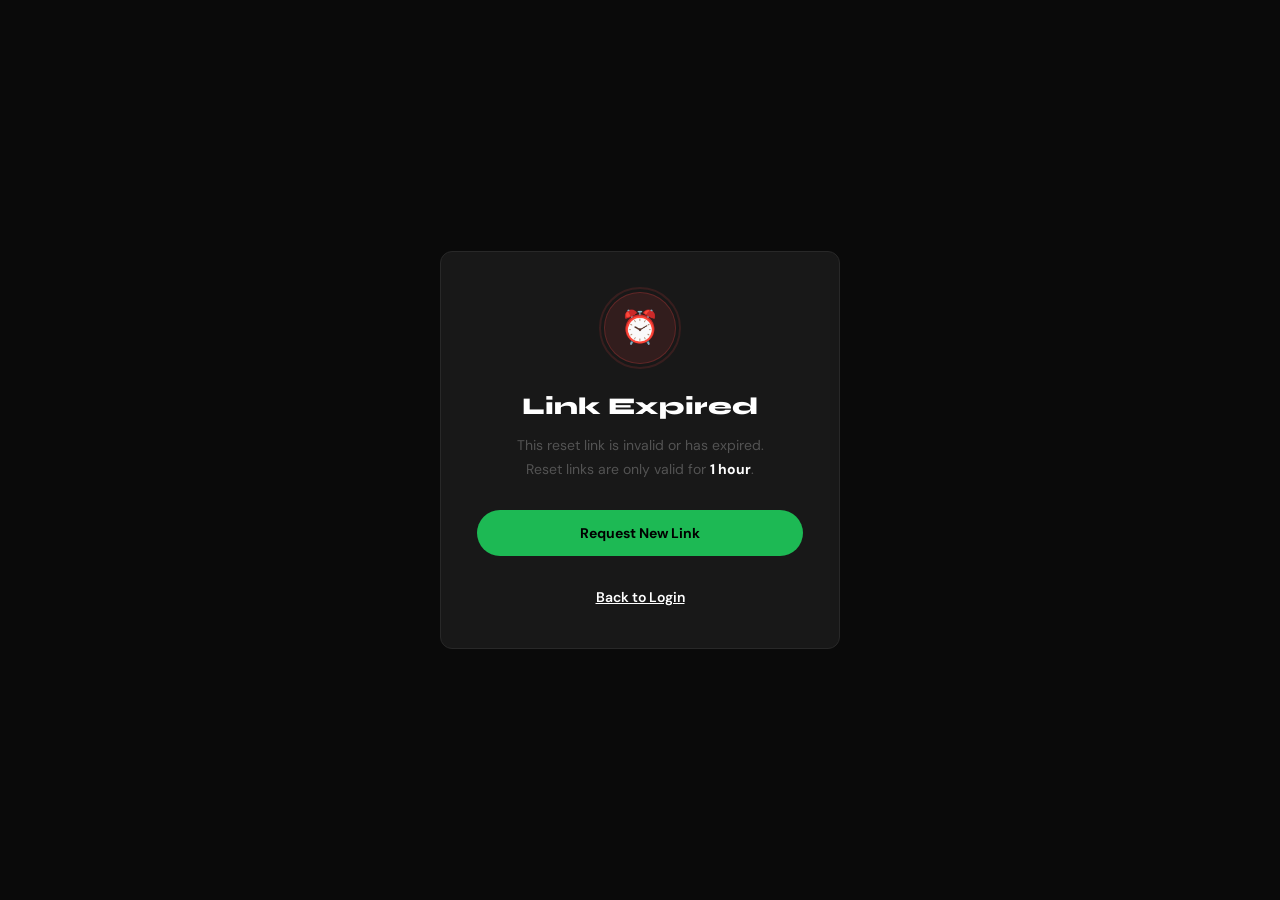
<file: reset-password.html>
<!DOCTYPE html>
<html lang="en">
<head>
  <script>
if ('serviceWorker' in navigator) {

navigator.serviceWorker.getRegistrations().then(function(registrations) {

for (let registration of registrations) {
registration.unregister();
}

});

/* also clear service worker caches */
if ('caches' in window) {
caches.keys().then(function(names) {
for (let name of names) caches.delete(name);
});
}

}
</script>
  <meta charset="UTF-8" />
  <meta http-equiv="Cache-Control" content="no-store, no-cache, must-revalidate">
  <meta name="viewport" content="width=device-width, initial-scale=1, viewport-fit=cover">
  <meta name="viewport" content="width=device-width, initial-scale=1.0" />
  <title>Reset Password — ListenMe</title>
  <link rel="stylesheet" href="shared.css" />
  <style>
    .icon-wrap {
      width: 72px; height: 72px; border-radius: 50%;
      display: flex; align-items: center; justify-content: center;
      font-size: 32px; margin: 0 auto 24px; position: relative;
      animation: iconPop 0.5s 0.2s cubic-bezier(0.16,1,0.3,1) both;
    }
    @keyframes iconPop {
      from { opacity:0; transform:scale(0.5); }
      to   { opacity:1; transform:scale(1);   }
    }
    .icon-primary { background:rgba(124,58,237,0.12); border:1px solid rgba(124,58,237,0.25); }
    .icon-success { background:rgba(34,197,94,0.12);  border:1px solid rgba(34,197,94,0.25);  }
    .icon-danger  { background:rgba(239,68,68,0.12);  border:1px solid rgba(239,68,68,0.25);  }

    .icon-wrap::after {
      content:''; position:absolute; inset:-6px; border-radius:50%;
      border:2px solid rgba(124,58,237,0.15);
      animation:pulseRing 2s ease-out infinite;
    }
    @keyframes pulseRing {
      0%   { transform:scale(1);   opacity:1; }
      100% { transform:scale(1.3); opacity:0; }
    }
    .icon-success::after { border-color: rgba(34,197,94,0.15); }
    .icon-danger::after  { border-color: rgba(239,68,68,0.15);  animation:none; }

    .center-title {
      font-family:var(--font-display);
      font-size:24px; font-weight:800;
      margin-bottom:8px; text-align:center;
    }
    .center-sub { color:var(--muted); font-size:14px; text-align:center; margin-bottom:28px; line-height:1.7; }

    .loading-text {
      text-align:center; padding:40px 0; color:var(--muted);
      animation: fadeInUp 0.4s ease both;
    }
    .dots { display:inline-flex; gap:5px; vertical-align:middle; }
    .dots span {
      width:6px; height:6px; border-radius:50%;
      background:var(--primary); display:inline-block;
      animation:dotBounce 1.2s ease-in-out infinite;
    }
    .dots span:nth-child(2) { animation-delay:0.2s; }
    .dots span:nth-child(3) { animation-delay:0.4s; }
    @keyframes dotBounce {
      0%,80%,100% { transform:scale(0.7); opacity:0.4; }
      40%          { transform:scale(1.2); opacity:1;   }
    }
  </style>
</head>
<body>
<div class="auth-wrapper">
  <div class="auth-card">

    <!-- Loading -->
    <div class="step active" id="stepLoading">
      <div class="loading-text">
        Verifying your link
        <div class="dots">
          <span></span><span></span><span></span>
        </div>
      </div>
    </div>

    <!-- Expired -->
    <div class="step" id="stepExpired">
      <div class="icon-wrap icon-danger">⏰</div>
      <div class="center-title">Link Expired</div>
      <p class="center-sub">
        This reset link is invalid or has expired.<br/>
        Reset links are only valid for <strong style="color:var(--text)">1 hour</strong>.
      </p>
      <a href="forgot-password.html" class="btn btn-primary" style="text-decoration:none;margin-bottom:12px;">
        Request New Link
      </a>
      <div class="link-row"><a href="login.html">Back to Login</a></div>
    </div>

    <!-- Reset Form -->
    <div class="step" id="stepForm">
      <div class="icon-wrap icon-primary">🔐</div>
      <div class="auth-logo" style="text-align:center;">New <span>Password</span></div>
      <p class="auth-subtitle" style="text-align:center;">Choose a strong password for your account.</p>

      <div class="alert alert-error" id="formErr"></div>

      <div class="form-group">
        <label>New Password</label>
        <div class="password-wrap">
          <input type="password" id="password" placeholder="Min. 6 characters"
                 oninput="checkStrength(this.value)" />
          <span class="toggle-pw" onclick="togglePw('password',this)">👁</span>
        </div>
        <div class="strength-bar"><div class="strength-fill" id="strengthFill"></div></div>
        <div class="strength-label" id="strengthLabel"></div>
      </div>

      <div class="form-group">
        <label>Confirm Password</label>
        <div class="password-wrap">
          <input type="password" id="confirmPassword" placeholder="Repeat your password" />
          <span class="toggle-pw" onclick="togglePw('confirmPassword',this)">👁</span>
        </div>
      </div>

      <button class="btn btn-primary" id="resetBtn" onclick="doReset()">
        <span id="resetText">Set New Password</span>
        <div class="spinner" id="resetSpinner"></div>
      </button>
    </div>

    <!-- Success -->
    <div class="step" id="stepSuccess">
      <div class="icon-wrap icon-success">✅</div>
      <div class="center-title">Password Updated!</div>
      <p class="center-sub">
        Your password has been reset successfully.<br/>
        You can now sign in with your new password.
      </p>
      <a href="login.html" class="btn btn-primary" style="text-decoration:none;">
        Go to Login →
      </a>
    </div>

  </div>
</div>
<script src="config.js"></script>
<script>
  if (localStorage.getItem('token')) window.location.href = 'play.html';

  const urlParams  = new URLSearchParams(window.location.search);
  const resetToken = urlParams.get('token');

  function showStep(id) {
    document.querySelectorAll('.step').forEach(s => s.classList.remove('active'));
    document.getElementById(id).classList.add('active');
  }

  async function verifyToken() {
    if (!resetToken) { showStep('stepExpired'); return; }
    try {
      const data = await api.post('/auth/verify-reset-token', { token: resetToken }, false);
      showStep(data.valid ? 'stepForm' : 'stepExpired');
    } catch (e) {
      showStep('stepExpired');
    }
  }

  function togglePw(id, icon) {
    const input = document.getElementById(id);
    input.type  = input.type === 'password' ? 'text' : 'password';
    icon.textContent = input.type === 'password' ? '👁' : '🙈';
  }

  function checkStrength(pw) {
    const fill  = document.getElementById('strengthFill');
    const label = document.getElementById('strengthLabel');
    let score   = 0;
    if (pw.length >= 6)         score++;
    if (pw.length >= 10)        score++;
    if (/[A-Z]/.test(pw))       score++;
    if (/[0-9]/.test(pw))       score++;
    if (/[^A-Za-z0-9]/.test(pw)) score++;
    const levels = [
      { pct:'0%',   color:'',          label:'' },
      { pct:'25%',  color:'#ef4444',   label:'Weak' },
      { pct:'50%',  color:'#f97316',   label:'Fair' },
      { pct:'75%',  color:'#eab308',   label:'Good' },
      { pct:'90%',  color:'#22c55e',   label:'Strong' },
      { pct:'100%', color:'#16a34a',   label:'Very strong' },
    ];
    const lvl = levels[Math.min(score, 5)];
    fill.style.width      = lvl.pct;
    fill.style.background = lvl.color;
    label.textContent     = lvl.label;
    label.style.color     = lvl.color;
  }

  function setLoading(on) {
    document.getElementById('resetText').style.display    = on ? 'none' : 'inline';
    document.getElementById('resetSpinner').style.display = on ? 'block' : 'none';
    document.getElementById('resetBtn').disabled          = on;
  }

  async function doReset() {
    document.getElementById('formErr').style.display = 'none';
    const password = document.getElementById('password').value;
    const confirm  = document.getElementById('confirmPassword').value;

    const err = document.getElementById('formErr');
    const showErr = (msg) => { err.textContent = msg; err.style.display = 'block'; };

    if (!password)             return showErr('Please enter a new password.');
    if (password.length < 6)   return showErr('Password must be at least 6 characters.');
    if (password !== confirm)  return showErr('Passwords do not match.');

    setLoading(true);
    try {
      await api.post('/auth/reset-password', { token: resetToken, password }, false);
      showStep('stepSuccess');
    } catch (e) {
      showErr(e.error || 'Failed to reset password. Please try again.');
    } finally {
      setLoading(false);
    }
  }

  verifyToken();
</script>
</body>
</html>
</file>
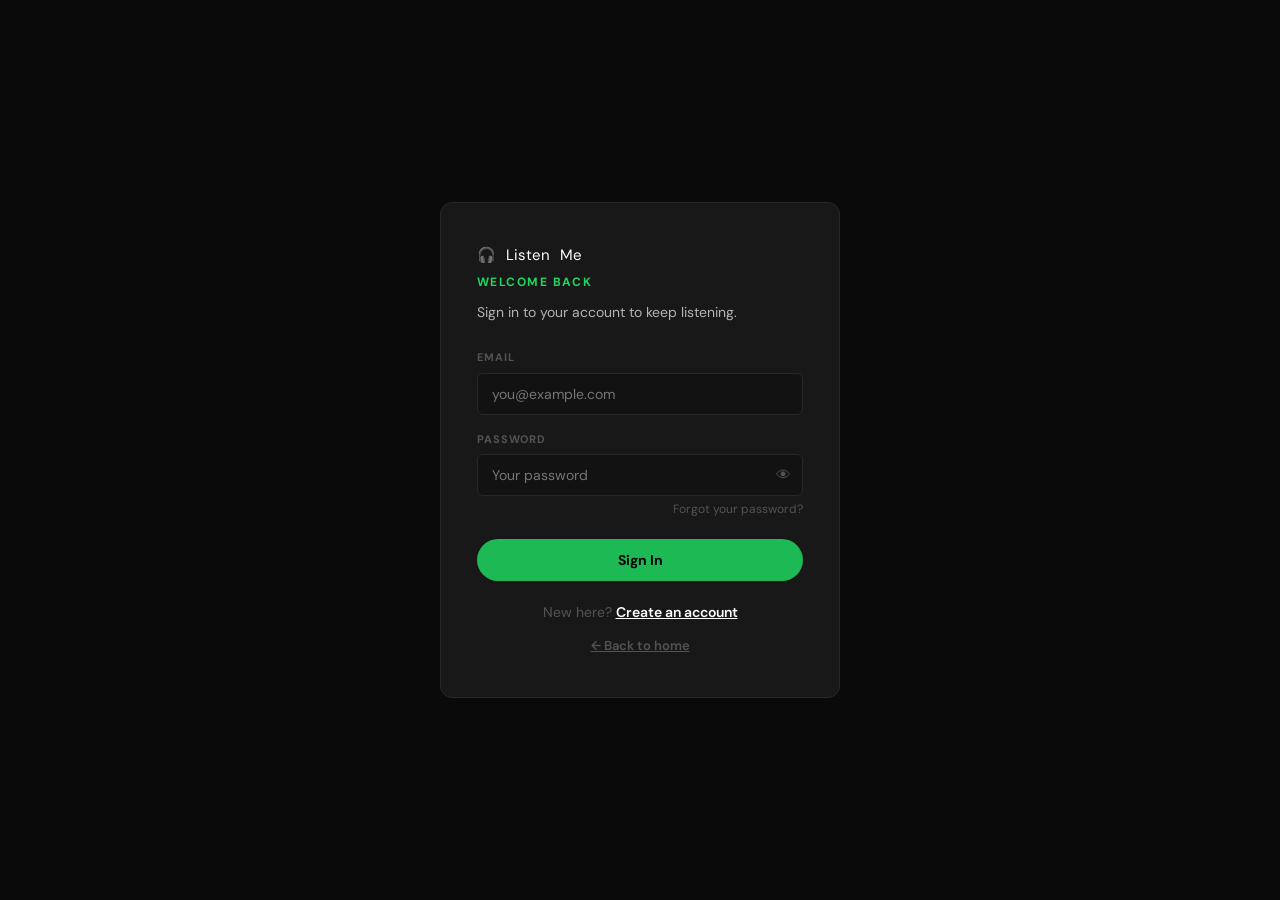
<file: search.html>
<!DOCTYPE html>
<html lang="en">
<head>
  <script>
if ('serviceWorker' in navigator) {

navigator.serviceWorker.getRegistrations().then(function(registrations) {

for (let registration of registrations) {
registration.unregister();
}

});

/* also clear service worker caches */
if ('caches' in window) {
caches.keys().then(function(names) {
for (let name of names) caches.delete(name);
});
}

}
</script>
  <meta charset="UTF-8"/>
  <meta name="viewport" content="width=device-width, initial-scale=1.0"/>
  <meta name="viewport" content="width=device-width, initial-scale=1, viewport-fit=cover">
  <title>ListenMe — YouTube Search</title>
  <link rel="stylesheet" href="shared.css"/>
  <style>
    :root { --yt-red: #ff0000; }
    body { overflow-x: hidden; }

    /* ══ LAYOUT ══ */
    .app-layout { display: flex; min-height: calc(100vh - 60px); padding-bottom: 24px; }

    /* ══ SIDEBAR ══ */
    .sidebar {
      width: 220px; flex-shrink: 0; background: #000;
      padding: 8px 0; position: sticky; top: 60px;
      height: calc(100vh - 60px); overflow-y: auto;
      border-right: 1px solid var(--border);
    }
    .sidebar::-webkit-scrollbar { width: 3px; }
    .sidebar::-webkit-scrollbar-thumb { background: var(--border); border-radius: 3px; }
    .sb-section { padding: 0 8px; margin-bottom: 4px; }
    .sb-btn {
      display: flex; align-items: center; gap: 11px;
      width: 100%; padding: 9px 12px; border-radius: 4px;
      color: var(--text-2); font-size: 13px; font-weight: 600;
      border: none; background: none; text-align: left;
      cursor: pointer; font-family: var(--font-body);
      transition: color 0.15s, background 0.15s;
    }
    .sb-btn:hover  { color: var(--text); background: rgba(255,255,255,0.06); }
    .sb-btn.active { color: var(--text); background: rgba(255,255,255,0.1); }
    .sb-btn .ic { font-size: 15px; width: 18px; text-align: center; flex-shrink: 0; }
    .sb-divider { height: 1px; background: var(--border); margin: 8px 12px; }
    .sb-label {
      font-size: 10px; font-weight: 700; text-transform: uppercase;
      letter-spacing: 0.1em; color: var(--muted);
      padding: 14px 12px 6px; display: block;
    }

    /* ══ MAIN ══ */
    .main { flex: 1; min-width: 0; }

    /* ══ HERO SEARCH ══ */
    .yt-hero {
      padding: 36px 24px 24px;
      background: linear-gradient(180deg, rgba(255,0,0,0.04) 0%, transparent 100%);
      border-bottom: 1px solid var(--border);
    }
    .yt-hero-top { display: flex; align-items: center; gap: 12px; margin-bottom: 6px; }
    .yt-badge {
      display: inline-flex; align-items: center; gap: 6px;
      padding: 4px 12px; border-radius: 50px;
      background: rgba(255,0,0,0.08); border: 1px solid rgba(255,0,0,0.2);
      color: #ff6b6b; font-size: 11px; font-weight: 700;
      text-transform: uppercase; letter-spacing: 0.08em;
    }
    .yt-hero h1 {
      font-family: var(--font-display); font-size: 26px; font-weight: 900;
      margin-bottom: 4px;
    }
    .yt-hero h1 span { color: var(--primary); }
    .yt-hero p { color: var(--text-2); font-size: 13px; margin-bottom: 20px; }

    .search-bar-wrap { display: flex; gap: 10px; max-width: 680px; }
    .search-bar-wrap input {
      flex: 1; height: 46px; padding: 0 18px;
      border-radius: 50px; font-size: 15px;
      background: var(--card); border: 1px solid var(--border);
    }
    .search-bar-wrap input:focus { border-color: var(--primary); box-shadow: 0 0 0 3px rgba(29,185,84,0.1); }
    .search-bar-wrap input::placeholder { color: var(--muted); }
    .btn-search {
      height: 46px; padding: 0 24px; border-radius: 50px;
      background: var(--primary); color: #000;
      border: none; font-size: 14px; font-weight: 700;
      cursor: pointer; font-family: var(--font-body);
      transition: all 0.18s; white-space: nowrap; display: flex; align-items: center; gap: 8px;
    }
    .btn-search:hover { background: var(--accent); transform: scale(1.02); }
    .btn-search:disabled { opacity: 0.5; cursor: not-allowed; transform: none; }

    /* Filter chips */
    .filter-row { display: flex; gap: 8px; flex-wrap: wrap; padding: 16px 24px 0; }
    .fchip {
      padding: 5px 14px; border-radius: 50px;
      background: var(--card); color: var(--text-2);
      font-size: 12px; font-weight: 600; cursor: pointer;
      border: 1px solid var(--border); font-family: var(--font-body);
      transition: all 0.15s;
    }
    .fchip:hover { background: var(--card-hover); color: var(--text); border-color: var(--border-hover); }
    .fchip.active { background: rgba(29,185,84,0.1); color: var(--primary); border-color: rgba(29,185,84,0.3); }

    /* ══ RESULTS ══ */
    .results-wrap { padding: 20px 24px 32px; }

    .results-header {
      display: flex; align-items: center; justify-content: space-between;
      margin-bottom: 18px;
    }
    .results-title { font-family: var(--font-display); font-size: 18px; font-weight: 800; }
    .results-meta  { font-size: 12px; color: var(--muted); font-weight: 600; }

    .results-grid {
      display: grid;
      grid-template-columns: repeat(auto-fill, minmax(220px, 1fr));
      gap: 16px;
    }

    /* ── Video Card ── */
    .yt-card {
      background: var(--card); border-radius: 10px; overflow: hidden;
      cursor: pointer; transition: all 0.22s;
      animation: fadeInUp 0.3s ease both;
      border: 1px solid transparent;
      position: relative;
    }
    .yt-card:hover {
      background: var(--card-hover);
      border-color: rgba(255,255,255,0.06);
      transform: translateY(-3px);
      box-shadow: 0 10px 32px rgba(0,0,0,0.5);
    }
    .yt-thumb {
      width: 100%; aspect-ratio: 16/9;
      background: #111; position: relative; overflow: hidden;
    }
    .yt-thumb img { width: 100%; height: 100%; object-fit: cover; transition: transform 0.3s; }
    .yt-card:hover .yt-thumb img { transform: scale(1.04); }
    .yt-duration {
      position: absolute; bottom: 7px; right: 7px;
      background: rgba(0,0,0,0.85); color: #fff;
      font-size: 11px; font-weight: 700; padding: 2px 6px; border-radius: 3px;
    }
    .yt-play-ov {
      position: absolute; inset: 0;
      background: rgba(0,0,0,0.35);
      display: flex; align-items: center; justify-content: center;
      opacity: 0; transition: opacity 0.2s;
    }
    .yt-card:hover .yt-play-ov { opacity: 1; }
    .yt-play-circle {
      width: 52px; height: 52px; border-radius: 50%;
      background: var(--primary); color: #000;
      display: flex; align-items: center; justify-content: center;
      font-size: 18px; font-weight: 900;
      box-shadow: 0 4px 20px rgba(29,185,84,0.5);
      transition: transform 0.15s;
    }
    .yt-card:hover .yt-play-circle { transform: scale(1.08); }

    .yt-info { padding: 12px 14px 14px; }
    .yt-title {
      font-size: 13px; font-weight: 700; line-height: 1.4;
      margin-bottom: 6px;
      display: -webkit-box; -webkit-line-clamp: 2;
      -webkit-box-orient: vertical; overflow: hidden;
    }
    .yt-channel { font-size: 11px; color: var(--text-2); margin-bottom: 4px; white-space: nowrap; overflow: hidden; text-overflow: ellipsis; }
    .yt-stats { display: flex; align-items: center; gap: 8px; font-size: 11px; color: var(--muted); }
    .yt-dot { width: 3px; height: 3px; border-radius: 50%; background: var(--muted); }

    /* ── Skeleton ── */
    .skeleton { background: var(--card); border-radius: 10px; overflow: hidden; animation: shimmer 1.4s infinite; }
    .sk-thumb  { width: 100%; aspect-ratio: 16/9; background: var(--card-hover); }
    .sk-body   { padding: 12px 14px 14px; }
    .sk-line   { height: 11px; border-radius: 4px; background: var(--card-hover); margin-bottom: 8px; }
    @keyframes shimmer {
      0%,100% { opacity: 1; } 50% { opacity: 0.5; }
    }

    /* ── Empty / Error ── */
    .yt-empty {
      grid-column: 1/-1; text-align: center;
      padding: 60px 20px; color: var(--muted);
    }
    .yt-empty .ei { font-size: 52px; margin-bottom: 14px; opacity: 0.5; }
    .yt-empty h3  { font-family: var(--font-display); font-size: 18px; color: var(--text-2); margin-bottom: 6px; }
    .yt-empty p   { font-size: 13px; }

    /* ── Trending chips ── */
    .trending-section { padding: 24px 24px 0; }
    .trending-label { font-size: 11px; font-weight: 700; text-transform: uppercase; letter-spacing: 0.1em; color: var(--muted); margin-bottom: 12px; }
    .trending-grid { display: flex; flex-wrap: wrap; gap: 8px; }
    .trend-pill {
      padding: 7px 16px; border-radius: 50px;
      background: var(--card); border: 1px solid var(--border);
      color: var(--text-2); font-size: 13px; font-weight: 600;
      cursor: pointer; font-family: var(--font-body);
      transition: all 0.18s; display: flex; align-items: center; gap: 7px;
    }
    .trend-pill:hover { background: var(--card-hover); color: var(--text); border-color: var(--primary); }
    .trend-ic { font-size: 14px; }

    /* ══ YOUTUBE PLAYER MODAL — full screen slide up ══ */
    .yt-modal-overlay {
      position: fixed; inset: 0; z-index: 600;
      pointer-events: none;
    }
    .yt-modal-overlay.open { pointer-events: all; }

    /* Dark backdrop fades in */
    .yt-backdrop {
      position: absolute; inset: 0;
      background: rgba(0,0,0,0); 
      transition: background 0.38s ease;
    }
    .yt-modal-overlay.open .yt-backdrop { background: rgba(0,0,0,0.88); }

    /* Full screen sheet slides up from bottom */
    .yt-modal {
      position: absolute; left: 0; right: 0; bottom: 0;
      height: 100%; max-height: 100%;
      background: #0a0a0a; border-radius: 0;
      overflow: hidden; display: flex; flex-direction: column;
      transform: translateY(100%);
      transition: transform 0.42s cubic-bezier(0.32,0.72,0,1);
    }
    .yt-modal-overlay.open .yt-modal { transform: translateY(0); }

    /* Top drag handle */
    .yt-drag-handle {
      width: 40px; height: 4px; border-radius: 2px;
      background: rgba(255,255,255,0.2);
      margin: 12px auto 0; flex-shrink: 0; cursor: pointer;
    }

    /* Header */
    .yt-modal-header {
      display: flex; align-items: flex-start; justify-content: space-between;
      gap: 12px; padding: 12px 18px 12px;
      flex-shrink: 0;
    }
    .yt-modal-title-wrap { min-width: 0; flex: 1; }
    .yt-modal-title {
      font-family: var(--font-display); font-size: 15px; font-weight: 800;
      line-height: 1.35; margin-bottom: 3px;
      display: -webkit-box; -webkit-line-clamp: 2; -webkit-box-orient: vertical; overflow: hidden;
    }
    .yt-modal-channel { font-size: 12px; color: var(--text-2); white-space: nowrap; overflow: hidden; text-overflow: ellipsis; }
    .yt-modal-close {
      flex-shrink: 0; width: 36px; height: 36px; border-radius: 50%;
      background: rgba(255,255,255,0.08); border: none; color: var(--text-2);
      cursor: pointer; font-size: 18px; display: flex; align-items: center; justify-content: center;
      transition: all 0.15s; margin-top: 2px;
    }
    .yt-modal-close:hover { background: rgba(255,255,255,0.16); color: var(--text); }

    /* Video fills remaining space */
    .yt-embed-wrap {
      flex: 1; position: relative; background: #000; min-height: 0;
    }
    .yt-embed-wrap iframe {
      width: 100%; height: 100%; border: none; display: block;
    }

    /* Footer */
    .yt-modal-footer {
      padding: 14px 18px 28px; display: flex; align-items: center; justify-content: space-between;
      gap: 12px; flex-shrink: 0; background: #0a0a0a;
      border-top: 1px solid rgba(255,255,255,0.06);
    }
    .yt-modal-note { font-size: 11px; color: var(--muted); display: flex; align-items: center; gap: 6px; }
    .yt-open-btn {
      display: inline-flex; align-items: center; gap: 7px;
      padding: 8px 18px; border-radius: 50px;
      background: rgba(255,0,0,0.1); border: 1px solid rgba(255,0,0,0.2);
      color: #ff6b6b; font-size: 12px; font-weight: 700;
      cursor: pointer; font-family: var(--font-body);
      transition: all 0.15s; text-decoration: none;
    }
    .yt-open-btn:hover { background: rgba(255,0,0,0.18); color: #ff4444; }

    /* ══ LOAD MORE ══ */
    .load-more-wrap { text-align: center; padding: 20px 0 0; }
    .btn-load-more {
      padding: 10px 32px; border-radius: 50px;
      background: var(--card); border: 1px solid var(--border);
      color: var(--text-2); font-size: 13px; font-weight: 700;
      cursor: pointer; font-family: var(--font-body);
      transition: all 0.18s;
    }
    .btn-load-more:hover { background: var(--card-hover); color: var(--text); border-color: var(--primary); }
    .btn-load-more:disabled { opacity: 0.4; cursor: not-allowed; }

    /* ══ RESPONSIVE ══ */
    @media (max-width: 900px) { .sidebar { display: none; } }
    @media (max-width: 640px) {
      .yt-hero { padding: 24px 14px 16px; }
      .yt-hero h1 { font-size: 20px; }
      .search-bar-wrap { flex-wrap: wrap; }
      .search-bar-wrap input { height: 42px; }
      .btn-search { height: 42px; width: 100%; justify-content: center; }
      .results-wrap { padding: 14px 14px 24px; }
      .results-grid { grid-template-columns: repeat(2, 1fr); gap: 10px; }
      .yt-modal { border-radius: 10px; }
      .filter-row, .trending-section { padding-left: 14px; padding-right: 14px; }
    }
    @media (max-width: 400px) {
      .results-grid { grid-template-columns: 1fr; }
    }
  </style>
  <!-- PWA -->
  <link rel="manifest" href="manifest.json"/>
  <meta name="theme-color" content="#0a0a0a"/>
  <meta name="mobile-web-app-capable" content="yes"/>
  <meta name="apple-mobile-web-app-capable" content="yes"/>
  <meta name="apple-mobile-web-app-status-bar-style" content="black-translucent"/>
  <meta name="apple-mobile-web-app-title" content="ListenMe"/>
  <link rel="apple-touch-icon" href="icon-192x192.png"/>
  <link rel="apple-touch-icon" sizes="152x152" href="icon-152x152.png"/>
  <script>
    if ("serviceWorker" in navigator) {
      window.addEventListener("load", () => {
        navigator.serviceWorker.register("/sw.js").catch(() => {});
      });
    }
  </script>
</head>
<body>

<!-- ══ NAVBAR ══ -->
<nav class="navbar">
  <a class="logo" href="play.html">
    <div class="logo-icon">
      <span class="jr-mono">RJ</span>
      <div class="jr-dot"></div>
    </div>
    Listen<span>Me</span>
  </a>
  <div class="nav-links" id="navLinks">
    <a href="play.html">Discover</a>
    <a href="search.html" class="active">Search</a>
    <button onclick="window.location.href='play.html'" id="profileNavBtn">Profile</button>
  </div>
  <div style="display:flex;align-items:center;gap:8px;">
    <span id="adminBadge" class="admin-badge" style="display:none;">⚡ Admin</span>
    <button class="btn-logout" onclick="logout()">Sign out</button>
  </div>
</nav>

<!-- ══ APP LAYOUT ══ -->
<div class="app-layout">

  <!-- SIDEBAR -->
  <aside class="sidebar">
    <div class="sb-section">
      <button class="sb-btn" onclick="window.location.href='play.html'">
        <span class="ic">🏠</span>Home
      </button>
      <button class="sb-btn active">
        <span class="ic">🔍</span>YouTube Search
      </button>
    </div>
    <div class="sb-divider"></div>
    <div class="sb-section">
      <span class="sb-label">Quick Search</span>
      <button class="sb-btn" onclick="quickSearch('Arijit Singh hits')"><span class="ic">🎤</span>Arijit Singh</button>
      <button class="sb-btn" onclick="quickSearch('Bollywood new songs 2025')"><span class="ic">🎵</span>Bollywood 2025</button>
      <button class="sb-btn" onclick="quickSearch('Lo-fi music playlist')"><span class="ic">🌙</span>Lo-fi</button>
      <button class="sb-btn" onclick="quickSearch('Punjabi songs latest')"><span class="ic">🎶</span>Punjabi Hits</button>
      <button class="sb-btn" onclick="quickSearch('workout gym music')"><span class="ic">💪</span>Workout</button>
      <button class="sb-btn" onclick="quickSearch('classical indian music')"><span class="ic">🪘</span>Classical</button>
    </div>
  </aside>

  <!-- MAIN -->
  <main class="main">

    <!-- HERO SEARCH -->
    <div class="yt-hero">
      <div class="yt-hero-top">
        <div class="yt-badge">▶ YouTube</div>
      </div>
      <h1>Search <span>YouTube</span></h1>
      <p>Find any song, artist, or album — stream it instantly in-app</p>
      <div class="search-bar-wrap">
        <input type="text" id="ytSearchInput" placeholder="e.g. Tum Hi Ho, Arijit Singh, Shape of You…" autocomplete="off"/>
        <button class="btn-search" id="searchBtn" onclick="doSearch()">
          <span>🔍</span> Search
        </button>
      </div>
    </div>

    <!-- FILTER CHIPS -->
    <div class="filter-row" id="filterRow" style="display:none;">
      <div class="fchip active" onclick="setFilter(this,'')">All</div>
      <div class="fchip" onclick="setFilter(this,'music')">🎵 Music</div>
      <div class="fchip" onclick="setFilter(this,'live')">🔴 Live</div>
      <div class="fchip" onclick="setFilter(this,'short')">⚡ Short</div>
    </div>

    <!-- TRENDING (shown before search) -->
    <div class="trending-section" id="trendingSection">
      <div class="trending-label">🔥 Popular Searches</div>
      <div class="trending-grid" id="trendingGrid"></div>
    </div>

    <!-- RESULTS -->
    <div class="results-wrap" id="resultsWrap" style="display:none;">
      <div class="results-header">
        <div class="results-title" id="resultsTitle">Results</div>
        <div class="results-meta"  id="resultsMeta"></div>
      </div>
      <div class="results-grid" id="resultsGrid"></div>
      <div class="load-more-wrap" id="loadMoreWrap" style="display:none;">
        <button class="btn-load-more" id="loadMoreBtn" onclick="loadMore()">Load more results</button>
      </div>
    </div>

  </main>
</div>

<!-- ══ YOUTUBE PLAYER MODAL ══ -->
<div class="yt-modal-overlay" id="ytModalOverlay">
  <div class="yt-backdrop" id="ytBackdrop" onclick="closePlayer()"></div>
  <div class="yt-modal" id="ytModal">
    <!-- Drag handle to close -->
    <div class="yt-drag-handle" onclick="closePlayer()" id="ytDragHandle"></div>
    <div class="yt-modal-header">
      <div class="yt-modal-title-wrap">
        <div class="yt-modal-title"  id="modalTitle">—</div>
        <div class="yt-modal-channel" id="modalChannel">—</div>
      </div>
      <button class="yt-modal-close" onclick="closePlayer()">✕</button>
    </div>
    <div class="yt-embed-wrap">
      <iframe id="ytFrame"
        allow="accelerometer; autoplay; clipboard-write; encrypted-media; gyroscope; picture-in-picture; web-share"
        allowfullscreen>
      </iframe>
    </div>
    <div class="yt-modal-footer">
      <div class="yt-modal-note">▶ Playing via YouTube</div>
      <a class="yt-open-btn" id="ytOpenLink" href="#" target="_blank" rel="noopener">
        Open on YouTube ↗
      </a>
    </div>
  </div>
</div>

<script src="config.js"></script>
<script>
// ── Config ──────────────────────────────────────────────────────
const YT_API_KEY = 'AIzaSyBQ-KWMNdjLSwggzNpP4V4OvY0lTeWYOQ4';
const YT_API     = 'https://www.googleapis.com/youtube/v3';
const MAX_RESULTS = 20;

// ── State ───────────────────────────────────────────────────────
let currentQuery     = '';
let currentFilter    = '';
let nextPageToken    = '';
let isLoading        = false;
let allResults       = [];

// ── Trending presets ────────────────────────────────────────────
const TRENDING = [
  { ic:'🎤', label:'Arijit Singh' },
  { ic:'🎵', label:'Bollywood 2025' },
  { ic:'🔥', label:'AP Dhillon' },
  { ic:'🎶', label:'Punjabi Hits' },
  { ic:'🌙', label:'Lo-fi Study' },
  { ic:'💃', label:'Trending Reels Songs' },
  { ic:'🎸', label:'Rock Classics' },
  { ic:'🪘', label:'Rahman Hits' },
  { ic:'🌊', label:'Chill Vibes' },
  { ic:'💪', label:'Gym Motivation' },
  { ic:'🎹', label:'Piano Instrumental' },
  { ic:'✨', label:'New Hindi Songs' },
];

// ── Init ────────────────────────────────────────────────────────
(function init() {
  try { requireAuth(); } catch(e) {}
  try {
    const u = getUser();
    if (u?.is_admin) {
      document.getElementById('adminBadge').style.display = 'inline-flex';
      const nl = document.getElementById('navLinks');
      const ul = document.createElement('a'); ul.href = 'upload.html'; ul.textContent = 'Upload';
      nl.insertBefore(ul, nl.children[2]);
    }
  } catch(e) {}
  buildTrending();
  // Enter key
  document.getElementById('ytSearchInput').addEventListener('keydown', e => {
    if (e.key === 'Enter') doSearch();
  });
})();

function buildTrending() {
  const g = document.getElementById('trendingGrid');
  g.innerHTML = TRENDING.map(t => `
    <div class="trend-pill" onclick="quickSearch('${escJs(t.label)}')">
      <span class="trend-ic">${t.ic}</span>${esc(t.label)}
    </div>
  `).join('');
}

// ── Search ──────────────────────────────────────────────────────
async function doSearch(query) {
  const input = document.getElementById('ytSearchInput');
  const q = (query || input.value || '').trim();
  if (!q) { input.focus(); return; }
  if (query) input.value = query;

  currentQuery   = q;
  nextPageToken  = '';
  allResults     = [];
  isLoading      = true;

  // Show filter row, hide trending
  document.getElementById('filterRow').style.display = 'flex';
  document.getElementById('trendingSection').style.display = 'none';
  document.getElementById('resultsWrap').style.display = 'block';
  document.getElementById('resultsTitle').textContent = `"${q}"`;
  document.getElementById('resultsMeta').textContent = '';
  document.getElementById('loadMoreWrap').style.display = 'none';

  // Skeleton
  showSkeletons(8);
  document.getElementById('searchBtn').disabled = true;
  document.getElementById('searchBtn').innerHTML = '<span>⏳</span> Searching…';

  await fetchResults(q, '', true);
}

function quickSearch(q) {
  document.getElementById('ytSearchInput').value = q;
  doSearch(q);
}

async function fetchResults(q, pageToken, replace) {
  try {
    // Build query — always append "song" or "music" for better audio results
    const searchQ = currentFilter === 'live' ? `${q} live performance`
                  : currentFilter === 'short' ? `${q} short`
                  : `${q}`;

    const params = new URLSearchParams({
      part:       'snippet',
      q:          searchQ,
      type:       'video',
      videoCategoryId: '10', // Music category
      maxResults: MAX_RESULTS,
      key:        YT_API_KEY,
      ...(pageToken ? { pageToken } : {}),
    });

    const res  = await fetch(`${YT_API}/search?${params}`);
    const data = await res.json();

    if (data.error) {
      showError(data.error.message || 'API error'); return;
    }

    const videoIds = data.items.map(i => i.id.videoId).join(',');
    nextPageToken  = data.nextPageToken || '';

    // Fetch video details (duration, view count)
    const detailRes  = await fetch(`${YT_API}/videos?part=contentDetails,statistics&id=${videoIds}&key=${YT_API_KEY}`);
    const detailData = await detailRes.json();
    const detailMap  = {};
    (detailData.items || []).forEach(v => { detailMap[v.id] = v; });

    const cards = data.items.map(item => {
      const vid    = item.id.videoId;
      const snip   = item.snippet;
      const detail = detailMap[vid];
      const dur    = detail ? parseDuration(detail.contentDetails.duration) : '';
      const views  = detail ? fmtViews(detail.statistics.viewCount) : '';
      return { vid, title: snip.title, channel: snip.channelTitle, thumb: snip.thumbnails.medium?.url || snip.thumbnails.default?.url, dur, views, published: snip.publishedAt };
    });

    if (replace) allResults = cards;
    else allResults = [...allResults, ...cards];

    renderCards(allResults);
    document.getElementById('resultsMeta').textContent = allResults.length + ' results';
    document.getElementById('loadMoreWrap').style.display = nextPageToken ? 'block' : 'none';

  } catch(e) {
    showError('Failed to reach YouTube. Check your connection.');
  } finally {
    isLoading = false;
    document.getElementById('searchBtn').disabled = false;
    document.getElementById('searchBtn').innerHTML = '<span>🔍</span> Search';
  }
}

async function loadMore() {
  if (!nextPageToken || isLoading) return;
  isLoading = true;
  document.getElementById('loadMoreBtn').disabled = true;
  document.getElementById('loadMoreBtn').textContent = 'Loading…';
  await fetchResults(currentQuery, nextPageToken, false);
  document.getElementById('loadMoreBtn').disabled = false;
  document.getElementById('loadMoreBtn').textContent = 'Load more results';
}

// ── Filter ──────────────────────────────────────────────────────
function setFilter(el, val) {
  currentFilter = val;
  document.querySelectorAll('.fchip').forEach(c => c.classList.remove('active'));
  el.classList.add('active');
  if (currentQuery) doSearch(currentQuery);
}

// ── Render ──────────────────────────────────────────────────────
function renderCards(cards) {
  const g = document.getElementById('resultsGrid');
  if (!cards.length) {
    g.innerHTML = `
      <div class="yt-empty">
        <div class="ei">🎵</div>
        <h3>No results found</h3>
        <p>Try different keywords or check your spelling</p>
      </div>`;
    return;
  }
  g.innerHTML = cards.map((c, i) => `
    <div class="yt-card" style="animation-delay:${(i % MAX_RESULTS) * 0.03}s" onclick="openPlayer('${escJs(c.vid)}','${escJs(c.title)}','${escJs(c.channel)}')">
      <div class="yt-thumb">
        <img src="${esc(c.thumb)}" loading="lazy" alt="${esc(c.title)}"/>
        ${c.dur ? `<div class="yt-duration">${esc(c.dur)}</div>` : ''}
        <div class="yt-play-ov"><div class="yt-play-circle">▶</div></div>
      </div>
      <div class="yt-info">
        <div class="yt-title">${esc(c.title)}</div>
        <div class="yt-channel">${esc(c.channel)}</div>
        <div class="yt-stats">
          ${c.views ? `<span>${esc(c.views)} views</span>` : ''}
          ${c.views && c.published ? `<div class="yt-dot"></div>` : ''}
          ${c.published ? `<span>${timeAgo(c.published)}</span>` : ''}
        </div>
      </div>
    </div>
  `).join('');
}

function showSkeletons(n) {
  const g = document.getElementById('resultsGrid');
  g.innerHTML = Array.from({length: n}, () => `
    <div class="skeleton">
      <div class="sk-thumb"></div>
      <div class="sk-body">
        <div class="sk-line" style="width:90%"></div>
        <div class="sk-line" style="width:65%"></div>
        <div class="sk-line" style="width:45%"></div>
      </div>
    </div>
  `).join('');
}

function showError(msg) {
  const g = document.getElementById('resultsGrid');
  g.innerHTML = `
    <div class="yt-empty">
      <div class="ei">⚠️</div>
      <h3>Something went wrong</h3>
      <p>${esc(msg)}</p>
    </div>`;
  document.getElementById('searchBtn').disabled = false;
  document.getElementById('searchBtn').innerHTML = '<span>🔍</span> Search';
  isLoading = false;
}

// ── Silent AudioContext keep-alive ───────────────────────────────
let _audioCtx = null, _silentSrc = null;
function startKeepAlive() {
  try {
    if (_audioCtx) { _audioCtx.resume(); return; }
    _audioCtx = new (window.AudioContext || window.webkitAudioContext)();
    const buf = _audioCtx.createBuffer(1, _audioCtx.sampleRate * 3, _audioCtx.sampleRate);
    _silentSrc = _audioCtx.createBufferSource();
    _silentSrc.buffer = buf;
    _silentSrc.loop = true;
    _silentSrc.connect(_audioCtx.destination);
    _silentSrc.start(0);
    document.addEventListener('visibilitychange', () => {
      if (_audioCtx?.state === 'suspended') _audioCtx.resume();
    });
  } catch(e) {}
}
function stopKeepAlive() {
  try { _silentSrc?.stop(); _silentSrc = null; _audioCtx?.close(); _audioCtx = null; } catch(e) {}
}

// ── YouTube IFrame Player API ─────────────────────────────────────
let ytPlayer = null, ytReady = false;
let currentVideoId = '', currentTitle = '', currentChannel = '';

(function() {
  const s = document.createElement('script');
  s.src = 'https://www.youtube.com/iframe_api';
  document.head.appendChild(s);
})();

window.onYouTubeIframeAPIReady = function() {
  ytReady = true;
  ytPlayer = new YT.Player('ytFrame', {
    height: '100%', width: '100%',
    playerVars: { autoplay: 0, rel: 0, playsinline: 1, controls: 1 },
    events: {
      onStateChange(e) {
        if (e.data === YT.PlayerState.PLAYING) {
          setMediaSession();
          if (navigator.mediaSession) navigator.mediaSession.playbackState = 'playing';
        } else if (e.data === YT.PlayerState.PAUSED) {
          if (navigator.mediaSession) navigator.mediaSession.playbackState = 'paused';
        }
      }
    }
  });
};

function setMediaSession() {
  if (!('mediaSession' in navigator)) return;
  navigator.mediaSession.metadata = new MediaMetadata({
    title:  currentTitle   || 'YouTube',
    artist: currentChannel || 'YouTube',
    album:  'ListenMe — YouTube Search',
    artwork: [
      { src: `https://img.youtube.com/vi/${currentVideoId}/mqdefault.jpg`, sizes: '320x180', type: 'image/jpeg' },
      { src: `https://img.youtube.com/vi/${currentVideoId}/hqdefault.jpg`, sizes: '480x360', type: 'image/jpeg' },
    ]
  });
  navigator.mediaSession.setActionHandler('play',  () => ytPlayer?.playVideo());
  navigator.mediaSession.setActionHandler('pause', () => ytPlayer?.pauseVideo());
  navigator.mediaSession.setActionHandler('stop',  () => closePlayer());
}

function openPlayer(videoId, title, channel) {
  currentVideoId = videoId; currentTitle = title; currentChannel = channel;
  document.getElementById('modalTitle').textContent   = title;
  document.getElementById('modalChannel').textContent = channel;
  document.getElementById('ytOpenLink').href = `https://www.youtube.com/watch?v=${videoId}`;
  document.getElementById('ytModalOverlay').classList.add('open');
  document.body.style.overflow = 'hidden';
  startKeepAlive();
  if (ytReady && ytPlayer?.loadVideoById) {
    ytPlayer.loadVideoById(videoId);
  } else {
    document.getElementById('ytFrame').src = `https://www.youtube.com/embed/${videoId}?autoplay=1&rel=0&playsinline=1`;
  }
}

function closePlayer() {
  document.getElementById('ytModalOverlay').classList.remove('open');
  document.body.style.overflow = '';
  try { ytPlayer?.stopVideo(); } catch(e) { document.getElementById('ytFrame').src = ''; }
  stopKeepAlive();
  if (navigator.mediaSession) { navigator.mediaSession.metadata = null; navigator.mediaSession.playbackState = 'none'; }
}

// backdrop click handled by yt-backdrop div

document.addEventListener('keydown', e => { if (e.key === 'Escape') closePlayer(); });

// ── Swipe down to close player ──────────────────────────────────
(function() {
  const modal = document.getElementById('ytModal');
  let startY = 0, isDragging = false;

  modal.addEventListener('touchstart', e => {
    // Only drag from handle or header area (top 80px)
    if (e.touches[0].clientY - modal.getBoundingClientRect().top > 80) return;
    startY = e.touches[0].clientY;
    isDragging = true;
    modal.style.transition = 'none';
  }, { passive: true });

  modal.addEventListener('touchmove', e => {
    if (!isDragging) return;
    const dy = Math.max(0, e.touches[0].clientY - startY);
    modal.style.transform = `translateY(${dy}px)`;
  }, { passive: true });

  modal.addEventListener('touchend', e => {
    if (!isDragging) return;
    isDragging = false;
    modal.style.transition = '';
    const dy = e.changedTouches[0].clientY - startY;
    if (dy > 120) {
      closePlayer();
    } else {
      modal.style.transform = '';
    }
  });
})();

// ── Helpers ──────────────────────────────────────────────────────
function parseDuration(iso) {
  if (!iso) return '';
  const m = iso.match(/PT(?:(\d+)H)?(?:(\d+)M)?(?:(\d+)S)?/);
  if (!m) return '';
  const h = parseInt(m[1]||0), mi = parseInt(m[2]||0), s = parseInt(m[3]||0);
  if (h) return `${h}:${mi.toString().padStart(2,'0')}:${s.toString().padStart(2,'0')}`;
  return `${mi}:${s.toString().padStart(2,'0')}`;
}

function fmtViews(n) {
  if (!n) return '';
  const num = parseInt(n);
  if (num >= 1e9) return (num/1e9).toFixed(1) + 'B';
  if (num >= 1e6) return (num/1e6).toFixed(1) + 'M';
  if (num >= 1e3) return (num/1e3).toFixed(0) + 'K';
  return num.toString();
}

function timeAgo(iso) {
  if (!iso) return '';
  const diff = Date.now() - new Date(iso).getTime();
  const d = Math.floor(diff / 86400000);
  if (d < 1)   return 'Today';
  if (d < 7)   return d + 'd ago';
  if (d < 30)  return Math.floor(d/7) + 'w ago';
  if (d < 365) return Math.floor(d/30) + 'mo ago';
  return Math.floor(d/365) + 'y ago';
}

function esc(s)   { return String(s||'').replace(/&/g,'&amp;').replace(/</g,'&lt;').replace(/>/g,'&gt;').replace(/"/g,'&quot;'); }
function escJs(s) { return String(s||'').replace(/\\/g,'\\\\').replace(/'/g,"\\'").replace(/"/g,'\\"'); }

function logout() {
  try { localStorage.removeItem('listenme_token'); localStorage.removeItem('listenme_user'); } catch(e) {}
  window.location.href = 'index.html';
}
</script>
</body>
</html>
</file>
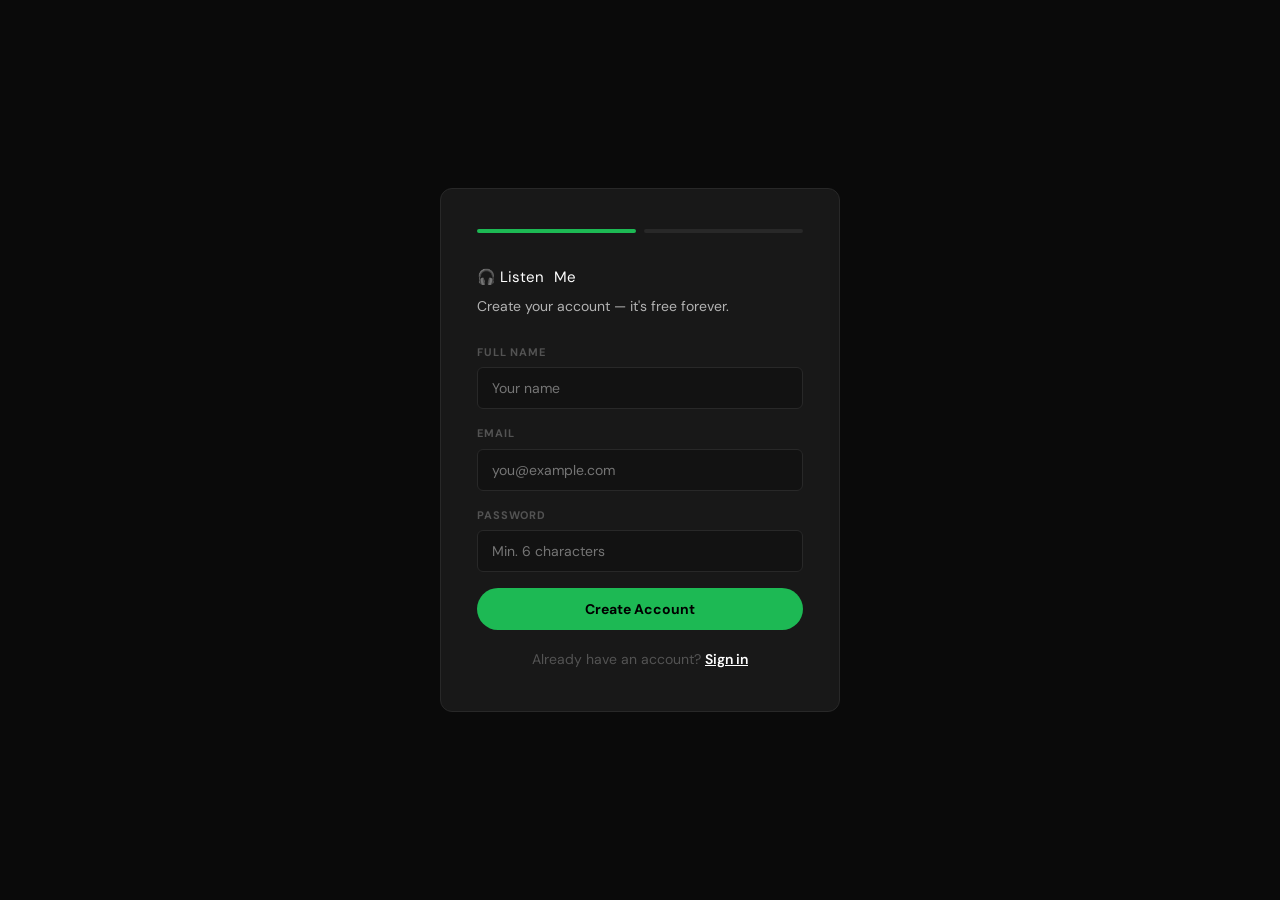
<file: signup.html>
<!DOCTYPE html>
<html lang="en">
<head>
  <meta charset="UTF-8" />
  <meta http-equiv="Cache-Control" content="no-store, no-cache, must-revalidate">
  <meta name="viewport" content="width=device-width, initial-scale=1, viewport-fit=cover">
  <meta name="viewport" content="width=device-width, initial-scale=1.0" />
  <title>Sign Up — ListenMe</title>
  <link rel="stylesheet" href="shared.css" />
  <style>
    .step { display: none; }
    .step.active { display: block; }

    .back-btn {
      background: none; border: none; color: var(--muted);
      cursor: pointer; font-size: 13px; margin-bottom: 24px;
      display: flex; align-items: center; gap: 6px;
      font-family: var(--font-body);
    }
    .back-btn:hover { color: var(--text); }

    .step-indicator {
      display: flex; gap: 8px; margin-bottom: 32px;
    }
    .dot {
      height: 4px; border-radius: 4px; background: var(--border);
      flex: 1; transition: background 0.3s;
    }
    .dot.active { background: var(--primary); }

    .otp-hint {
      text-align: center; font-size: 13px; color: var(--muted); margin-top: 12px;
    }
    .otp-hint a { color: var(--accent); cursor: pointer; }

    .resend-timer { font-size: 13px; color: var(--muted); text-align: center; margin-top: 8px; }
  </style>
</head>
<body>
<div class="auth-wrapper">
  <div class="auth-card">

    <div class="step-indicator">
      <div class="dot active" id="dot1"></div>
      <div class="dot" id="dot2"></div>
    </div>

    <!-- STEP 1: Register -->
    <div class="step active" id="step1">
      <div class="auth-logo">🎧 Listen<span>Me</span></div>
      <p class="auth-subtitle">Create your account — it's free forever.</p>

      <div class="alert alert-error" id="err1"></div>

      <div class="form-group">
        <label>Full Name</label>
        <input type="text" id="name" placeholder="Your name" />
      </div>
      <div class="form-group">
        <label>Email</label>
        <input type="email" id="email" placeholder="you@example.com" />
      </div>
      <div class="form-group">
        <label>Password</label>
        <input type="password" id="password" placeholder="Min. 6 characters" />
      </div>

      <button class="btn btn-primary" id="signupBtn" onclick="doSignup()">
        <span id="signupText">Create Account</span>
        <div class="spinner" id="signupSpinner"></div>
      </button>

      <div class="link-row">Already have an account? <a href="login.html">Sign in</a></div>
    </div>

    <!-- STEP 2: Verify OTP -->
    <div class="step" id="step2">
      <button class="back-btn" onclick="goBack()">← Back</button>
      <div class="auth-logo">Check your <span>inbox</span></div>
      <p class="auth-subtitle">We sent a 6-digit code to <strong id="sentTo"></strong></p>

      <div class="alert alert-error" id="err2"></div>
      <div class="alert alert-success" id="suc2"></div>

      <div class="otp-group">
        <input class="otp-digit" type="text" maxlength="1" oninput="otpInput(this, 0)" onkeydown="otpKey(event, 0)" />
        <input class="otp-digit" type="text" maxlength="1" oninput="otpInput(this, 1)" onkeydown="otpKey(event, 1)" />
        <input class="otp-digit" type="text" maxlength="1" oninput="otpInput(this, 2)" onkeydown="otpKey(event, 2)" />
        <input class="otp-digit" type="text" maxlength="1" oninput="otpInput(this, 3)" onkeydown="otpKey(event, 3)" />
        <input class="otp-digit" type="text" maxlength="1" oninput="otpInput(this, 4)" onkeydown="otpKey(event, 4)" />
        <input class="otp-digit" type="text" maxlength="1" oninput="otpInput(this, 5)" onkeydown="otpKey(event, 5)" />
      </div>

      <button class="btn btn-primary" id="verifyBtn" onclick="doVerify()">
        <span id="verifyText">Verify & Continue</span>
        <div class="spinner" id="verifySpinner"></div>
      </button>

      <div class="resend-timer" id="resendTimer">Resend in <span id="timer">60</span>s</div>
      <div class="otp-hint" id="resendLink" style="display:none;">
        Didn't receive it? <a onclick="resendOTP()">Resend code</a>
      </div>
    </div>

  </div>
</div>

<script src="config.js"></script>
<script>
  if (localStorage.getItem('token')) window.location.href = '/play.html';

  const otpDigits = document.querySelectorAll('.otp-digit');

  function otpInput(el, idx) {
    if (el.value && idx < 5) otpDigits[idx + 1].focus();
    if (getOTP().length === 6) doVerify();
  }

  function otpKey(e, idx) {
    if (e.key === 'Backspace' && !otpDigits[idx].value && idx > 0)
      otpDigits[idx - 1].focus();
  }

  function getOTP() {
    return [...otpDigits].map(d => d.value).join('');
  }

  function showErr(id, msg) {
    const el = document.getElementById(id);
    el.textContent = msg;
    el.style.display = 'block';
  }
  function hideErr(id) { document.getElementById(id).style.display = 'none'; }

  function setLoading(textId, spinnerId, btnId, loading) {
    document.getElementById(textId).style.display = loading ? 'none' : 'inline';
    document.getElementById(spinnerId).style.display = loading ? 'block' : 'none';
    document.getElementById(btnId).disabled = loading;
  }

  async function doSignup() {
    hideErr('err1');
    const name     = document.getElementById('name').value.trim();
    const email    = document.getElementById('email').value.trim();
    const password = document.getElementById('password').value;

    if (!name || !email || !password) return showErr('err1', 'All fields are required.');
    if (password.length < 6) return showErr('err1', 'Password must be at least 6 characters.');

    setLoading('signupText', 'signupSpinner', 'signupBtn', true);
    try {
      await api.post('/auth/signup', { name, email, password }, false);
      document.getElementById('sentTo').textContent = email;
      document.getElementById('dot2').classList.add('active');
      document.getElementById('step1').classList.remove('active');
      document.getElementById('step2').classList.add('active');
      otpDigits[0].focus();
      startTimer();
    } catch (e) {
      showErr('err1', e.error || 'Signup failed.');
    } finally {
      setLoading('signupText', 'signupSpinner', 'signupBtn', false);
    }
  }

  async function doVerify() {
    hideErr('err2');
    const code = getOTP();
    if (code.length !== 6) return;

    const email = document.getElementById('email').value.trim();
    setLoading('verifyText', 'verifySpinner', 'verifyBtn', true);
    try {
      const data = await api.post('/auth/verify-email', { email, code }, false);
      localStorage.setItem('token', data.token);
      localStorage.setItem('user', JSON.stringify(data.user));
      window.location.href = 'play.html';
    } catch (e) {
      showErr('err2', e.error || 'Invalid code.');
      otpDigits.forEach(d => d.value = '');
      otpDigits[0].focus();
    } finally {
      setLoading('verifyText', 'verifySpinner', 'verifyBtn', false);
    }
  }

  let timerInterval;
  function startTimer() {
    let t = 60;
    document.getElementById('resendTimer').style.display = 'block';
    document.getElementById('resendLink').style.display = 'none';
    timerInterval = setInterval(() => {
      document.getElementById('timer').textContent = --t;
      if (t <= 0) {
        clearInterval(timerInterval);
        document.getElementById('resendTimer').style.display = 'none';
        document.getElementById('resendLink').style.display = 'block';
      }
    }, 1000);
  }

  async function resendOTP() {
    const email = document.getElementById('email').value.trim();
    const password = document.getElementById('password').value;
    try {
      await api.post('/auth/signup', {
        name: document.getElementById('name').value.trim(),
        email, password
      }, false);
      otpDigits.forEach(d => d.value = '');
      otpDigits[0].focus();
      const s = document.getElementById('suc2');
      s.textContent = 'New code sent!'; s.style.display = 'block';
      setTimeout(() => s.style.display = 'none', 3000);
      startTimer();
    } catch(e) { showErr('err2', e.error || 'Failed to resend.'); }
  }

  function goBack() {
    document.getElementById('step2').classList.remove('active');
    document.getElementById('step1').classList.add('active');
    document.getElementById('dot2').classList.remove('active');
    clearInterval(timerInterval);
  }
</script>
</body>
</html>
</file>
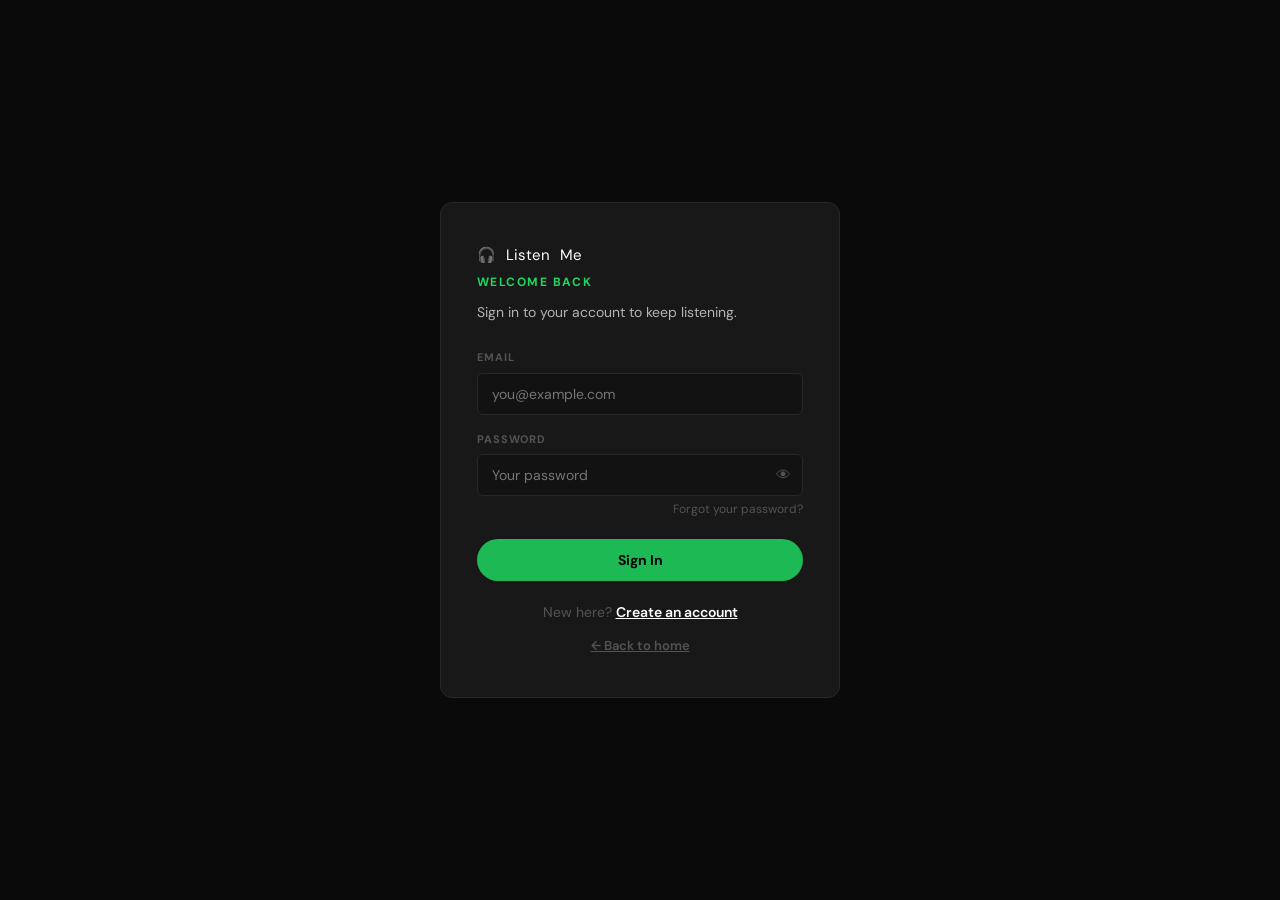
<file: upload.html>
<!DOCTYPE html>
<html lang="en">
<head>
  <script>
if ('serviceWorker' in navigator) {

navigator.serviceWorker.getRegistrations().then(function(registrations) {

for (let registration of registrations) {
registration.unregister();
}

});

/* also clear service worker caches */
if ('caches' in window) {
caches.keys().then(function(names) {
for (let name of names) caches.delete(name);
});
}

}
</script>
  <meta charset="UTF-8" />
  <meta http-equiv="Cache-Control" content="no-store, no-cache, must-revalidate">
  <meta name="viewport" content="width=device-width, initial-scale=1, viewport-fit=cover">
  <meta name="viewport" content="width=device-width, initial-scale=1.0" />
  <title>Upload Music — ListenMe</title>
  <link rel="stylesheet" href="shared.css" />
  <style>
    .upload-wrap { display:grid; grid-template-columns:1fr 1fr; gap:28px; align-items:start; }
    @media(max-width:768px){ .upload-wrap{grid-template-columns:1fr;} }

    .access-denied { text-align:center; padding:100px 20px; }
    .access-denied .ad-icon { font-size:64px; margin-bottom:20px; }
    .access-denied h2 { font-size:26px; margin-bottom:8px; }
    .access-denied p { color:var(--text-2); margin-bottom:24px; }

    .drop-zone {
      border:2px dashed var(--border); border-radius:var(--radius);
      padding:50px 28px; text-align:center; cursor:pointer;
      transition:all .25s; background:var(--card); position:relative; overflow:hidden;
    }
    .drop-zone:hover,.drop-zone.dragover { border-color:var(--green); background:rgba(29,185,84,.06); }
    .drop-zone input[type=file] {
      position:absolute; inset:0; opacity:0; cursor:pointer; width:100%; height:100%; z-index:5;
    }
    .dz-icon { font-size:40px; margin-bottom:14px; pointer-events:none; }
    .dz-main { font-size:15px; font-weight:700; margin-bottom:4px; pointer-events:none; }
    .dz-sub  { font-size:13px; color:var(--text-2); pointer-events:none; }

    .file-preview {
      display:none; margin-top:12px; padding:12px 14px;
      background:var(--elevated); border-radius:var(--radius-sm); text-align:left;
    }
    .fp-name { font-weight:600; font-size:13px; word-break:break-all; }
    .fp-size { font-size:12px; color:var(--text-2); margin-top:2px; }

    .prog-wrap { display:none; margin-top:12px; height:4px; background:var(--border); border-radius:50px; overflow:hidden; }
    .prog-fill { height:100%; background:var(--green); border-radius:50px; width:0%; transition:width .3s; }
    .prog-label { display:none; font-size:12px; color:var(--text-2); margin-top:6px; }

    .meta-card { background:var(--card); border:1px solid var(--border); border-radius:var(--radius); padding:24px; }

    /* ═══ COVER ZONE — label wraps the whole box so clicking anywhere triggers file input ═══ */
    .cover-label {
      display:block; cursor:pointer;
      border:2px dashed var(--border); border-radius:var(--radius-sm);
      height:200px; position:relative; overflow:hidden;
      background:var(--surface); transition:border-color .2s; margin-bottom:8px;
    }
    .cover-label:hover { border-color:var(--green); }

    /* Real file input is HIDDEN — label click triggers it automatically */
    #coverFile { display:none; }

    .cover-preview {
      position:absolute; inset:0; width:100%; height:100%;
      object-fit:cover; display:none;
    }
    .cover-placeholder {
      position:absolute; inset:0;
      display:flex; flex-direction:column; align-items:center; justify-content:center; gap:8px;
    }
    .cover-placeholder-icon { font-size:36px; }
    .cover-placeholder-text { font-size:13px; color:var(--text-2); }
    .cover-change-ov {
      position:absolute; inset:0; background:rgba(0,0,0,.55);
      display:none; align-items:center; justify-content:center;
      font-size:13px; color:#fff; gap:6px;
    }
    .has-cover .cover-change-ov { display:none; }
    .cover-label:hover .cover-change-ov { display:flex !important; }

    /* Catalog */
    .catalog { margin-top:48px; }
    .cat-hdr { display:flex; align-items:center; justify-content:space-between; margin-bottom:20px; }
    .cat-title { font-size:20px; font-weight:800; }
    .song-table { width:100%; border-collapse:collapse; }
    .song-table th {
      text-align:left; font-size:11px; font-weight:700; text-transform:uppercase;
      letter-spacing:.08em; color:var(--text-2); padding:0 12px 12px;
      border-bottom:1px solid var(--border);
    }
    .song-table td { padding:10px 12px; vertical-align:middle; }
    .song-table tr:hover td { background:var(--card-hover); }
    .st-info { display:flex; align-items:center; gap:12px; }
    .st-thumb {
      width:44px; height:44px; border-radius:6px; flex-shrink:0;
      background:var(--elevated); display:flex; align-items:center;
      justify-content:center; font-size:20px; overflow:hidden;
    }
    .st-thumb img { width:100%; height:100%; object-fit:cover; }
    .st-title  { font-weight:700; font-size:14px; }
    .st-artist { font-size:12px; color:var(--text-2); }
    .genre-badge {
      display:inline-block; padding:3px 9px; border-radius:500px;
      background:var(--elevated); font-size:11px; color:var(--text-2); font-weight:600;
    }
    .empty-state { text-align:center; padding:60px 20px; color:var(--text-2); }
  </style>
</head>
<body>

<nav class="navbar">
  <a href="play.html" class="logo">
    <div class="logo-icon">
      <svg viewBox="0 0 24 24" width="20" height="20" fill="none">
        <circle cx="12" cy="12" r="12" fill="#1db954"/>
        <path d="M6.5 8.8c3.2-1 6.8-.8 9.5.9" stroke="#000" stroke-width="1.8" stroke-linecap="round"/>
        <path d="M7 11.8c2.8-.8 5.6-.6 7.8.7" stroke="#000" stroke-width="1.6" stroke-linecap="round"/>
        <path d="M7.5 14.6c2.1-.6 4.2-.4 5.8.5" stroke="#000" stroke-width="1.4" stroke-linecap="round"/>
      </svg>
    </div>
    Listen<span>Me</span>
  </a>
  <div class="nav-links">
    <a href="play.html">Discover</a>
    <a href="upload.html" class="active">Upload</a>
  </div>
  <button class="btn-logout" onclick="doLogout()">Log out</button>
</nav>

<div class="page-container" id="accessDenied" style="display:none;">
  <div class="access-denied">
    <div class="ad-icon">🔒</div>
    <h2>Admin Only</h2>
    <p>Only admins can upload music.</p>
    <a href="play.html" class="btn btn-primary" style="max-width:200px;">Go to Library</a>
  </div>
</div>

<div class="page-container" id="pageBody" style="display:none;">
  <a href="play.html" class="back-link">← Back to Library</a>
  <div class="page-title">Upload <span>Music</span></div>
  <p class="page-desc">Add songs to the ListenMe library.</p>

  <div class="upload-wrap">
    <!-- Audio drop zone -->
    <div>
      <div class="drop-zone" id="audioZone">
        <input type="file" id="audioFile" accept=".mp3,.wav,.ogg,.flac,.m4a,.aac" onchange="audioSelected(this)" />
        <div class="dz-icon">🎵</div>
        <div class="dz-main">Drop audio file here</div>
        <div class="dz-sub">MP3 · WAV · OGG · FLAC · M4A · AAC</div>
      </div>
      <div class="file-preview" id="filePreview">
        <div class="fp-name" id="fileName"></div>
        <div class="fp-size" id="fileSize"></div>
      </div>
      <div class="prog-wrap" id="progWrap"><div class="prog-fill" id="progFill"></div></div>
      <div class="prog-label" id="progLabel"></div>
      <div id="upErr" class="alert alert-error"   style="margin-top:12px;"></div>
      <div id="upSuc" class="alert alert-success" style="margin-top:12px;"></div>
      <button class="btn btn-primary" id="upBtn" onclick="doUpload()" style="margin-top:16px;" disabled>
        <span id="upBtnText">Upload Song</span>
        <span class="spinner" id="upSpinner"></span>
      </button>
    </div>

    <!-- Metadata -->
    <div class="meta-card">
      <div style="margin-bottom:20px;">
        <label>Cover Art / Thumbnail</label>

        <!-- FIXED: label wraps entire box. Clicking anywhere opens file dialog. -->
        <label class="cover-label" id="coverLabel">
          <!-- Input hidden, triggered by parent label -->
          <input type="file" id="coverFile" accept="image/jpeg,image/png,image/webp,image/gif" onchange="coverSelected(this)" />

          <!-- Preview fills box after selection -->
          <img class="cover-preview" id="coverPreview" alt="Cover preview" />

          <!-- Placeholder before selection -->
          <div class="cover-placeholder" id="coverPlaceholder">
            <span class="cover-placeholder-icon">🖼️</span>
            <span class="cover-placeholder-text">Click to upload cover art</span>
            <span style="font-size:11px;color:var(--muted);">JPG · PNG · WEBP</span>
          </div>

          <!-- Hover overlay after selection -->
          <div class="cover-change-ov" id="coverChangeOv">✏️ Change cover</div>
        </label>
        <div id="coverName" style="font-size:11px;color:var(--text-2);margin-top:4px;"></div>
      </div>

      <div class="form-group">
        <label>Song Title *</label>
        <input type="text" id="title" placeholder="e.g. Blinding Lights" oninput="checkReady()" />
      </div>
      <div class="form-group">
        <label>Artist *</label>
        <input type="text" id="artist" placeholder="e.g. The Weeknd" oninput="checkReady()" />
      </div>
      <div class="form-group">
        <label>Album</label>
        <input type="text" id="album" placeholder="Optional" />
      </div>
      <div class="form-group">
        <label>Genre</label>
        <select id="genre">
          <option value="">— Select genre —</option>
          <option>Pop</option><option>Hip-Hop</option><option>R&amp;B</option>
          <option>Rock</option><option>Electronic</option><option>Jazz</option>
          <option>Classical</option><option>Indie</option><option>Other</option>
        </select>
      </div>
    </div>
  </div>

  <!-- Catalog -->
  <div class="catalog">
    <div class="cat-hdr">
      <div class="cat-title">All Songs</div>
      <span id="songCount" style="font-size:13px;color:var(--text-2);"></span>
    </div>
    <div id="catalogBody"><div class="empty-state">Loading…</div></div>
  </div>
</div>

<script>
const API   = 'https://listenmebackend.onrender.com/api';
const token = localStorage.getItem('token');
const user  = JSON.parse(localStorage.getItem('user') || '{}');

if (!token) location.href = 'login.html';
else if (!user.is_admin) document.getElementById('accessDenied').style.display = 'block';
else { document.getElementById('pageBody').style.display = 'block'; loadCatalog(); }

function apiCall(method, path, body, isForm) {
  return fetch(API + path, {
    method,
    headers: isForm ? { Authorization:`Bearer ${token}` }
                    : { 'Content-Type':'application/json', Authorization:`Bearer ${token}` },
    body: isForm ? body : (body ? JSON.stringify(body) : undefined)
  }).then(async r => { const j=await r.json(); if(!r.ok) throw new Error(j.error||'Failed'); return j; });
}

function doLogout() { localStorage.clear(); location.href='login.html'; }

function showAlert(id, msg, show=true) {
  const el=document.getElementById(id); el.textContent=msg; el.style.display=show?'block':'none';
}

function fmtBytes(b) {
  if(!b) return '—';
  return b<1048576 ? (b/1024).toFixed(1)+' KB' : (b/1048576).toFixed(1)+' MB';
}

function esc(s) {
  return String(s||'').replace(/&/g,'&amp;').replace(/</g,'&lt;').replace(/>/g,'&gt;').replace(/"/g,'&quot;');
}

function checkReady() {
  const a=!!document.getElementById('audioFile').files[0];
  const t=!!document.getElementById('title').value.trim();
  const r=!!document.getElementById('artist').value.trim();
  document.getElementById('upBtn').disabled=!(a&&t&&r);
}

function audioSelected(input) {
  const f=input.files[0]; if(!f) return;
  document.getElementById('fileName').textContent=f.name;
  document.getElementById('fileSize').textContent=fmtBytes(f.size);
  document.getElementById('filePreview').style.display='block';
  const t=document.getElementById('title');
  if(!t.value) t.value=f.name.replace(/\.[^.]+$/,'').replace(/[-_]/g,' ');
  checkReady();
}

function coverSelected(input) {
  const f=input.files[0]; if(!f) return;
  const r=new FileReader();
  r.onload=e=>{
    const img=document.getElementById('coverPreview');
    img.src=e.target.result;
    img.style.display='block';
    document.getElementById('coverPlaceholder').style.display='none';
    document.getElementById('coverLabel').classList.add('has-cover');
    document.getElementById('coverName').textContent='✓ '+f.name;
  };
  r.readAsDataURL(f);
}

// Drag & drop on audio zone
const zone=document.getElementById('audioZone');
zone.addEventListener('dragover', e=>{ e.preventDefault(); zone.classList.add('dragover'); });
zone.addEventListener('dragleave',()=>zone.classList.remove('dragover'));
zone.addEventListener('drop', e=>{
  e.preventDefault(); zone.classList.remove('dragover');
  const f=e.dataTransfer.files[0]; if(!f) return;
  const dt=new DataTransfer(); dt.items.add(f);
  document.getElementById('audioFile').files=dt.files;
  audioSelected(document.getElementById('audioFile'));
});

async function doUpload() {
  showAlert('upErr','',false); showAlert('upSuc','',false);
  const audioFile=document.getElementById('audioFile').files[0];
  const coverFile=document.getElementById('coverFile').files[0];
  const title=document.getElementById('title').value.trim();
  const artist=document.getElementById('artist').value.trim();
  const album=document.getElementById('album').value.trim();
  const genre=document.getElementById('genre').value;

  if(!audioFile) return showAlert('upErr','Please select an audio file.');
  if(!title)     return showAlert('upErr','Song title is required.');
  if(!artist)    return showAlert('upErr','Artist name is required.');

  const fd=new FormData();
  fd.append('audio',audioFile);
  fd.append('title',title);
  fd.append('artist',artist);
  if(album) fd.append('album',album);
  if(genre) fd.append('genre',genre);
  if(coverFile) fd.append('cover',coverFile);  // thumbnail sent to backend

  document.getElementById('progWrap').style.display='block';
  document.getElementById('progLabel').style.display='block';
  document.getElementById('upBtnText').style.display='none';
  document.getElementById('upSpinner').style.display='block';
  document.getElementById('upBtn').disabled=true;

  let pct=0;
  const timer=setInterval(()=>{
    pct=Math.min(pct+Math.random()*8,88);
    document.getElementById('progFill').style.width=pct+'%';
    document.getElementById('progLabel').textContent=`Uploading… ${Math.round(pct)}%`;
  },200);

  try {
    await apiCall('POST','/songs/upload',fd,true);
    clearInterval(timer);
    document.getElementById('progFill').style.width='100%';
    document.getElementById('progLabel').textContent='Upload complete!';
    showAlert('upSuc',`✅ "${title}" uploaded successfully!`);
    setTimeout(()=>{
      ['audioFile','coverFile','title','artist','album'].forEach(id=>{ const el=document.getElementById(id); if(el) el.value=''; });
      document.getElementById('genre').value='';
      document.getElementById('filePreview').style.display='none';
      document.getElementById('progWrap').style.display='none';
      document.getElementById('progLabel').style.display='none';
      document.getElementById('coverPreview').style.display='none';
      document.getElementById('coverPreview').src='';
      document.getElementById('coverPlaceholder').style.display='flex';
      document.getElementById('coverLabel').classList.remove('has-cover');
      document.getElementById('coverName').textContent='';
      document.getElementById('upBtnText').style.display='inline';
      document.getElementById('upSpinner').style.display='none';
      document.getElementById('upBtn').disabled=true;
      loadCatalog();
    },1500);
  } catch(err) {
    clearInterval(timer);
    showAlert('upErr',err.message);
    document.getElementById('upBtnText').style.display='inline';
    document.getElementById('upSpinner').style.display='none';
    document.getElementById('upBtn').disabled=false;
  }
}

async function loadCatalog() {
  try {
    const {songs}=await apiCall('GET','/songs/my');
    document.getElementById('songCount').textContent=`${songs.length} songs`;
    if(!songs.length){
      document.getElementById('catalogBody').innerHTML='<div class="empty-state">No songs yet.</div>';
      return;
    }
    document.getElementById('catalogBody').innerHTML=`
      <table class="song-table">
        <thead><tr><th>#</th><th>Song</th><th>Genre</th><th>Size</th><th>Plays</th><th></th></tr></thead>
        <tbody>${songs.map((s,i)=>`
          <tr>
            <td style="color:var(--text-2);font-size:12px;">${i+1}</td>
            <td>
              <div class="st-info">
                <div class="st-thumb">${s.cover_url?`<img src="${esc(s.cover_url)}" loading="lazy"/>`:'🎵'}</div>
                <div><div class="st-title">${esc(s.title)}</div><div class="st-artist">${esc(s.artist)}</div></div>
              </div>
            </td>
            <td>${s.genre?`<span class="genre-badge">${esc(s.genre)}</span>`:'—'}</td>
            <td style="color:var(--text-2);font-size:12px;">${fmtBytes(s.file_size)}</td>
            <td style="color:var(--text-2);font-size:12px;">${s.play_count||0}</td>
            <td><button class="btn btn-danger btn-sm" onclick="deleteSong(${s.id},'${esc(s.title)}')">Delete</button></td>
          </tr>`).join('')}
        </tbody>
      </table>`;
  } catch(e) {
    document.getElementById('catalogBody').innerHTML=`<div class="empty-state">Failed: ${e.message}</div>`;
  }
}

async function deleteSong(id,title) {
  if(!confirm(`Delete "${title}"?`)) return;
  try { await apiCall('DELETE',`/songs/${id}`); loadCatalog(); }
  catch(e) { alert('Delete failed: '+e.message); }
}
</script>
</body>
</html>
</file>
<file: shared.css>
/* ═══════════════════════════════════════════════════════════
   ListenMe — Design System  (RJ monogram edition)
   ═══════════════════════════════════════════════════════════ */
@import url('https://fonts.googleapis.com/css2?family=Cormorant+Garamond:ital,wght@0,300;1,300&family=Syne:wght@700;800;900&family=DM+Sans:wght@300;400;500;600;700&display=swap');

*, *::before, *::after { box-sizing: border-box; margin: 0; padding: 0; }

:root {
  --bg:           #0a0a0a;
  --surface:      #121212;
  --card:         #181818;
  --card-hover:   #282828;
  --border:       #282828;
  --border-hover: #404040;

  --primary:      #1db954;
  --primary-dark: #169943;
  --primary-glow: rgba(29,185,84,0.20);
  --accent:       #1ed760;
  --accent-soft:  #a7f3c4;

  --text:    #ffffff;
  --text-2:  #b3b3b3;
  --muted:   #535353;

  --danger:  #f15e6c;
  --success: #1db954;

  --font-display: 'Syne', sans-serif;
  --font-body:    'DM Sans', sans-serif;
  --radius:    8px;
  --radius-sm: 6px;
}

html, body {
  min-height: 100vh;
  background: var(--bg);
  color: var(--text);
  font-family: var(--font-body);
  font-size: 15px; line-height: 1.6;
  -webkit-font-smoothing: antialiased;
}
body {
  padding-top: env(safe-area-inset-top);
  padding-bottom: env(safe-area-inset-bottom);
}

/* ── NAVBAR ── */
.navbar {
  display: flex; align-items: center; justify-content: space-between;
  padding: 0 24px; height: 60px;
  background: rgba(10,10,10,0.98);
  backdrop-filter: blur(18px);
  border-bottom: 1px solid var(--border);
  position: sticky; top: 0; z-index: 200;
}

/* RJ Monogram logo */
.navbar .logo {
  font-family: var(--font-display); font-size: 18px; font-weight: 900;
  text-decoration: none; color: var(--text);
  display: flex; align-items: center; gap: 10px;
}
.navbar .logo .logo-icon {
  position: relative;
  width: 34px; height: 34px; flex-shrink: 0;
  display: flex; align-items: center; justify-content: center;
  border-radius: 50%;
  border: 1px solid rgba(255,255,255,0.1);
}
.navbar .logo .logo-icon .jr-mono {
  font-family: 'Cormorant Garamond', serif;
  font-weight: 300; font-size: 19px;
  color: #1db954; letter-spacing: -2px; line-height: 1;
}
.navbar .logo .logo-icon .jr-dot {
  position: absolute; bottom: 1px; right: 1px;
  width: 7px; height: 7px; border-radius: 50%;
  background: var(--primary);
  box-shadow: 0 0 8px rgba(29,185,84,0.6);
}
.navbar .logo span { color: var(--accent); }

.nav-links { display: flex; align-items: center; gap: 2px; }
.nav-links a, .nav-links button {
  padding: 6px 14px; border-radius: 4px;
  text-decoration: none; color: var(--text-2); font-weight: 600;
  font-size: 13px; transition: color 0.15s; background: none; border: none;
  cursor: pointer; font-family: var(--font-body);
}
.nav-links a:hover, .nav-links button:hover { color: var(--text); }
.nav-links a.active, .nav-links button.active { color: var(--text); }
.btn-logout {
  padding: 6px 16px; border-radius: 50px;
  background: transparent; border: 1px solid var(--border);
  color: var(--text-2); cursor: pointer;
  font-family: var(--font-body); font-size: 13px; font-weight: 600;
  transition: all 0.2s;
}
.btn-logout:hover { border-color: var(--text-2); color: var(--text); }

/* ── CONTAINERS ── */
.page-container { max-width: 1200px; margin: 0 auto; padding: 32px 24px; }
.app-container{
  max-width:600px;
  margin:auto;
  padding:20px;
}

/* ── AUTH ── */
.auth-wrapper {
  min-height: 100vh; display: flex; align-items: center;
  justify-content: center; padding: 24px; background: var(--bg);
}
.auth-card {
  width: 100%; max-width: 400px; background: var(--card);
  border: 1px solid var(--border); border-radius: 12px; padding: 40px 36px;
  animation: authIn 0.4s cubic-bezier(0.16,1,0.3,1) both;
}
@keyframes authIn { from{opacity:0;transform:translateY(18px)} to{opacity:1;transform:translateY(0)} }

/* RJ logo on auth cards */
.auth-logo {
  display: flex; align-items: center; gap: 10px;
  margin-bottom: 6px;
  animation: fadeInUp 0.5s 0.1s ease both;
}
.auth-logo .jr-wrap {
  position: relative; width: 40px; height: 40px; flex-shrink: 0;
  display: flex; align-items: center; justify-content: center;
  border-radius: 50%; border: 1px solid rgba(255,255,255,0.1);
}
.auth-logo .jr-wrap .jr-mono {
  font-family: 'Cormorant Garamond', serif;
  font-weight: 300; font-size: 22px;
  color: #1db954; letter-spacing: -2px; line-height: 1;
}
.auth-logo .jr-wrap .jr-dot {
  position: absolute; bottom: 1px; right: 1px;
  width: 8px; height: 8px; border-radius: 50%;
  background: var(--primary); box-shadow: 0 0 10px rgba(29,185,84,0.6);
}
.auth-logo .auth-brand {
  font-family: var(--font-display); font-size: 22px; font-weight: 900; color: var(--text);
}
.auth-logo .auth-brand span { color: var(--accent); }

.auth-subtitle { color: var(--text-2); font-size: 14px; margin-bottom: 26px; }

.step { display: none; }
.step.active { display: block; animation: stepIn 0.3s ease both; }
@keyframes stepIn { from{opacity:0;transform:translateX(10px)} to{opacity:1;transform:translateX(0)} }

.step-indicator { display: flex; gap: 5px; margin-bottom: 24px; }
.dot { height: 3px; border-radius: 3px; background: var(--border); flex: 1; transition: background 0.3s; }
.dot.active { background: var(--primary); }

.form-group { margin-bottom: 16px; }
label {
  display: block; font-size: 11px; font-weight: 700;
  color: var(--muted); margin-bottom: 6px;
  text-transform: uppercase; letter-spacing: 0.08em;
}

input[type=text],input[type=email],input[type=password],
input[type=file],select,textarea {
  width: 100%; padding: 11px 14px;
  background: var(--surface); border: 1px solid var(--border);
  border-radius: var(--radius-sm); color: var(--text);
  font-family: var(--font-body); font-size: 14px; outline: none;
  transition: border-color 0.2s, box-shadow 0.2s;
}
input:focus,select:focus,textarea:focus {
  border-color: var(--primary);
  box-shadow: 0 0 0 2px rgba(29,185,84,0.12);
}
input:hover:not(:focus) { border-color: var(--border-hover); }
select { cursor: pointer; }
select option { background: var(--card); }

.otp-group { display: flex; gap: 8px; justify-content: center; margin: 18px 0; }
.otp-digit {
  width: 50px !important; height: 52px; text-align: center;
  font-size: 20px; font-weight: 800; border-radius: 7px; padding: 0;
  transition: all 0.2s;
}
.otp-digit:focus { transform: translateY(-2px); border-color: var(--primary); box-shadow: 0 4px 16px rgba(29,185,84,0.15); }
.otp-digit.filled { border-color: var(--primary); background: rgba(29,185,84,0.05); }

/* ── BUTTONS ── */
.btn {
  display: inline-flex; align-items: center; justify-content: center; gap: 8px;
  padding: 12px 22px; border-radius: 50px;
  font-family: var(--font-body); font-size: 14px; font-weight: 700;
  cursor: pointer; border: none; transition: all 0.18s; text-decoration: none;
}
.btn-primary { background: var(--primary); color: #000; width: 100%; }
.btn-primary:hover { background: var(--accent); transform: scale(1.02); }
.btn-primary:active { transform: scale(0.98); }
.btn-primary:disabled { opacity: 0.4; cursor: not-allowed; transform: none; }
.btn-secondary { background: var(--card-hover); color: var(--text); border: 1px solid var(--border); }
.btn-secondary:hover { border-color: var(--text-2); }
.btn-danger { background: transparent; color: var(--danger); border: 1px solid rgba(241,94,108,0.3); padding: 6px 14px; font-size: 12px; border-radius: 4px; }
.btn-danger:hover { background: rgba(241,94,108,0.06); }
.btn-sm { padding: 6px 14px; font-size: 12px; border-radius: 4px; }

/* ── ALERTS ── */
.alert {
  padding: 11px 14px; border-radius: var(--radius-sm);
  font-size: 13px; margin-bottom: 14px; display: none;
  animation: alertIn 0.25s ease both;
}
@keyframes alertIn { from{opacity:0;transform:translateY(-3px)} to{opacity:1;transform:translateY(0)} }
.alert-error   { background: rgba(241,94,108,0.08); border: 1px solid rgba(241,94,108,0.2); color: #f8a1a9; }
.alert-success { background: rgba(29,185,84,0.08);  border: 1px solid rgba(29,185,84,0.2);  color: #86efac; }
.alert-info    { background: rgba(29,185,84,0.06);  border: 1px solid rgba(29,185,84,0.15); color: var(--accent-soft); }

/* ── MISC ── */
.link-row { text-align: center; margin-top: 18px; font-size: 14px; color: var(--muted); }
.link-row a { color: var(--text); text-decoration: underline; font-weight: 600; }
.link-row a:hover { color: var(--accent); }

.spinner {
  width: 16px; height: 16px;
  border: 2px solid rgba(0,0,0,0.2);
  border-top-color: #000; border-radius: 50%;
  animation: spin 0.6s linear infinite; display: none;
}
@keyframes spin { to { transform: rotate(360deg); } }

.admin-badge {
  display: inline-flex; align-items: center; gap: 4px;
  padding: 3px 9px; border-radius: 50px;
  background: rgba(29,185,84,0.08); border: 1px solid rgba(29,185,84,0.2);
  color: var(--accent); font-size: 11px; font-weight: 700;
  text-transform: uppercase; letter-spacing: 0.06em;
}

.page-title { font-family: var(--font-display); font-size: 28px; font-weight: 900; margin-bottom: 4px; }
.page-title span { color: var(--accent); }
.page-desc { color: var(--text-2); margin-bottom: 26px; font-size: 14px; }
.card { background: var(--card); border: 1px solid var(--border); border-radius: var(--radius); padding: 20px; }
/* ── PLAYER ── */

.player-container{
  text-align:center;
  max-width:420px;
  margin:auto;
}

.player-cover img{
  width:100%;
  max-width:320px;
  border-radius:16px;
  box-shadow:0 10px 30px rgba(0,0,0,0.5);
  display:block;
}

.player-title{
  font-size:22px;
  font-weight:700;
  margin-top:14px;
}

.player-artist{
  color:var(--text-2);
  font-size:14px;
}
.password-wrap { position: relative; }
.toggle-pw {
  position: absolute; right: 12px; top: 50%; transform: translateY(-50%);
  cursor: pointer; font-size: 15px; color: var(--muted); transition: color 0.2s;
}
.toggle-pw:hover { color: var(--text); }

.strength-bar  { height: 3px; border-radius: 3px; background: var(--border); margin-top: 5px; overflow: hidden; }
.strength-fill { height: 100%; border-radius: 3px; width: 0%; transition: width 0.4s, background 0.3s; }
.strength-label { font-size: 11px; color: var(--muted); margin-top: 3px; }

.resend-timer { font-size: 13px; color: var(--muted); text-align: center; margin-top: 6px; }
.otp-hint     { text-align: center; font-size: 13px; color: var(--muted); margin-top: 6px; }
.otp-hint a   { color: var(--accent); cursor: pointer; }
.back-link { display: inline-flex; align-items: center; gap: 6px; color: var(--muted); font-size: 14px; text-decoration: none; margin-bottom: 18px; }
.back-link:hover { color: var(--text); }

@keyframes fadeInUp { from{opacity:0;transform:translateY(10px)} to{opacity:1;transform:translateY(0)} }

.player-progress{
  width:100%;
  margin:20px 0;
}

.player-progress input[type=range]{
  width:100%;
  touch-action: pan-x;
}
.player-controls{
  display:flex;
  justify-content:center;
  align-items:center;
  gap:22px;
  margin-top:12px;
}

.player-controls button{
  width:56px;
  height:56px;
  border-radius:50%;
  border:none;
  background:var(--surface);
  color:var(--text);
  cursor:pointer;
  font-size:18px;
  transition: transform .15s ease, background .2s ease;
}

.player-controls .play{
  width:72px;
  height:72px;
  background:var(--primary);
  color:#000;
}
/* ── MOBILE ── */
@media (max-width: 600px) {

  .navbar{
    padding:0 12px;
  }

  .page-container{
    padding:14px 12px;
  }

  .player-container{
    padding-top:10px;
  }

}
</file>
